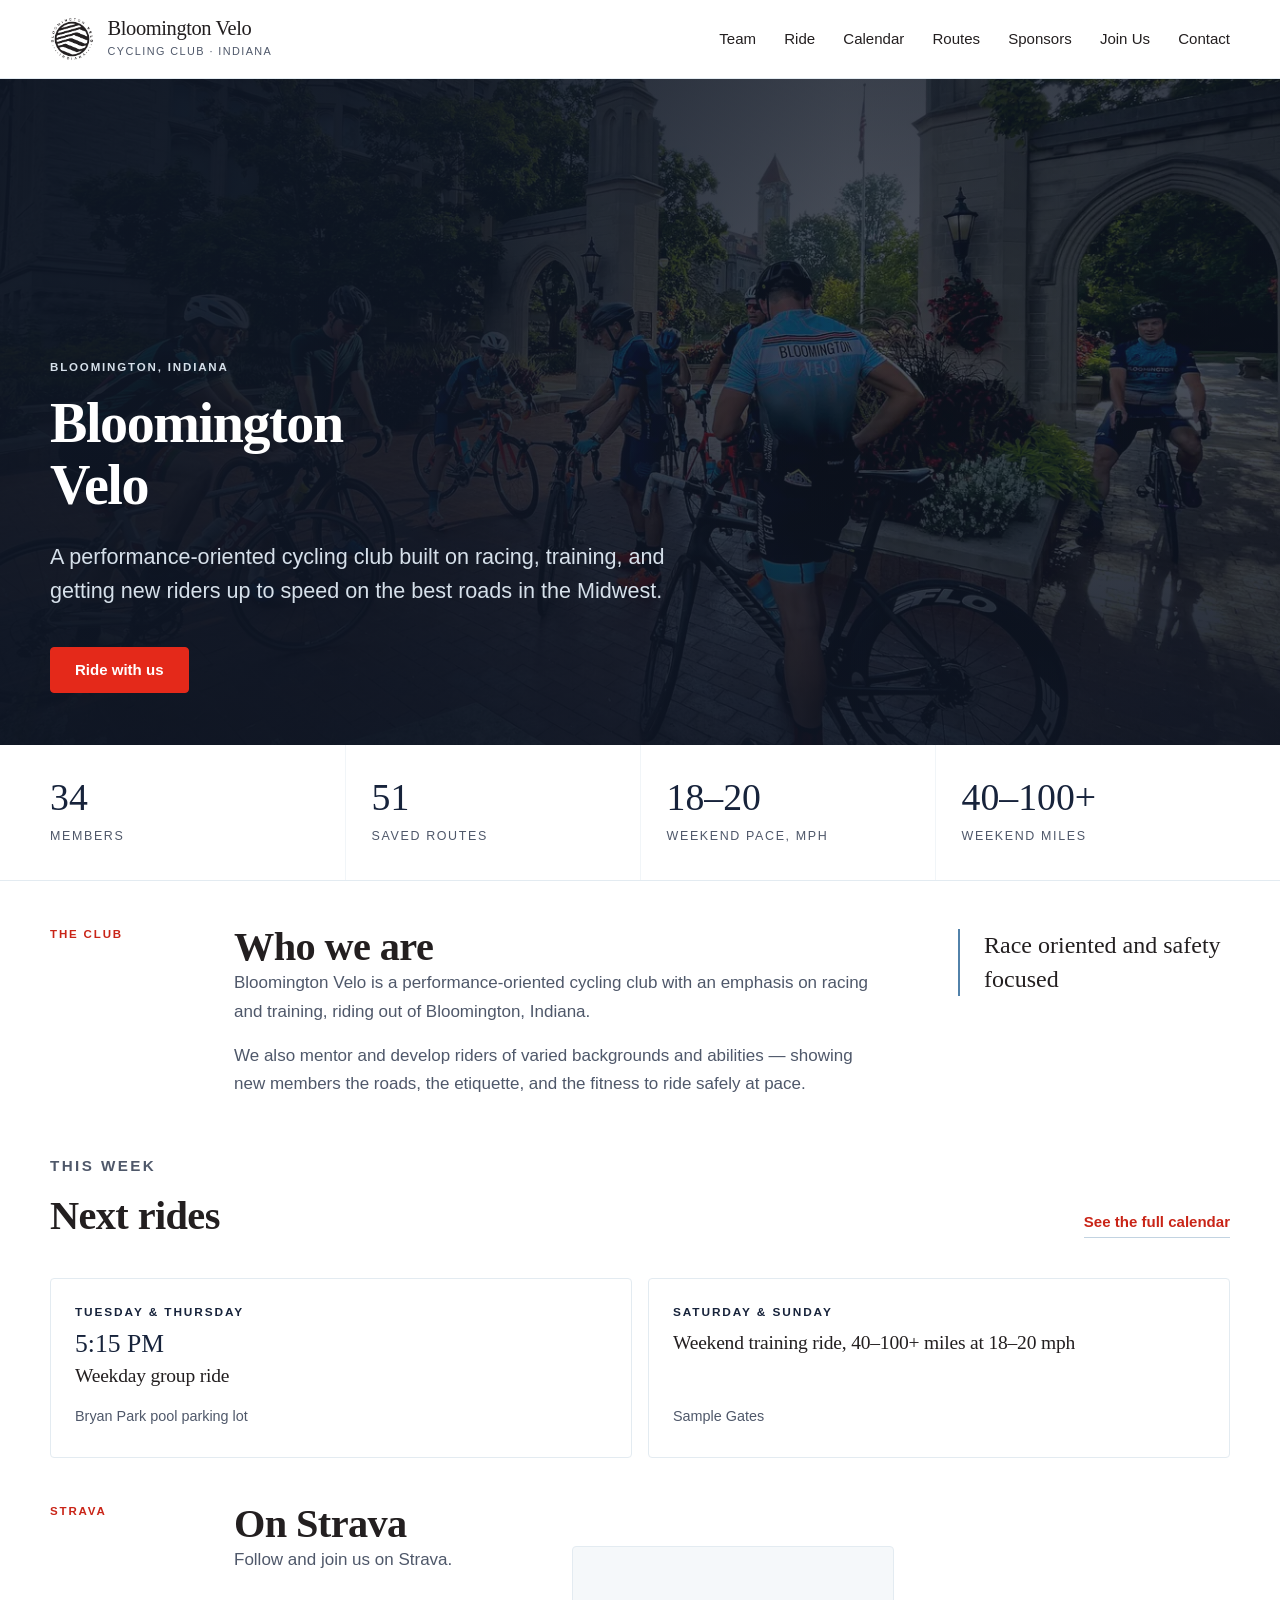
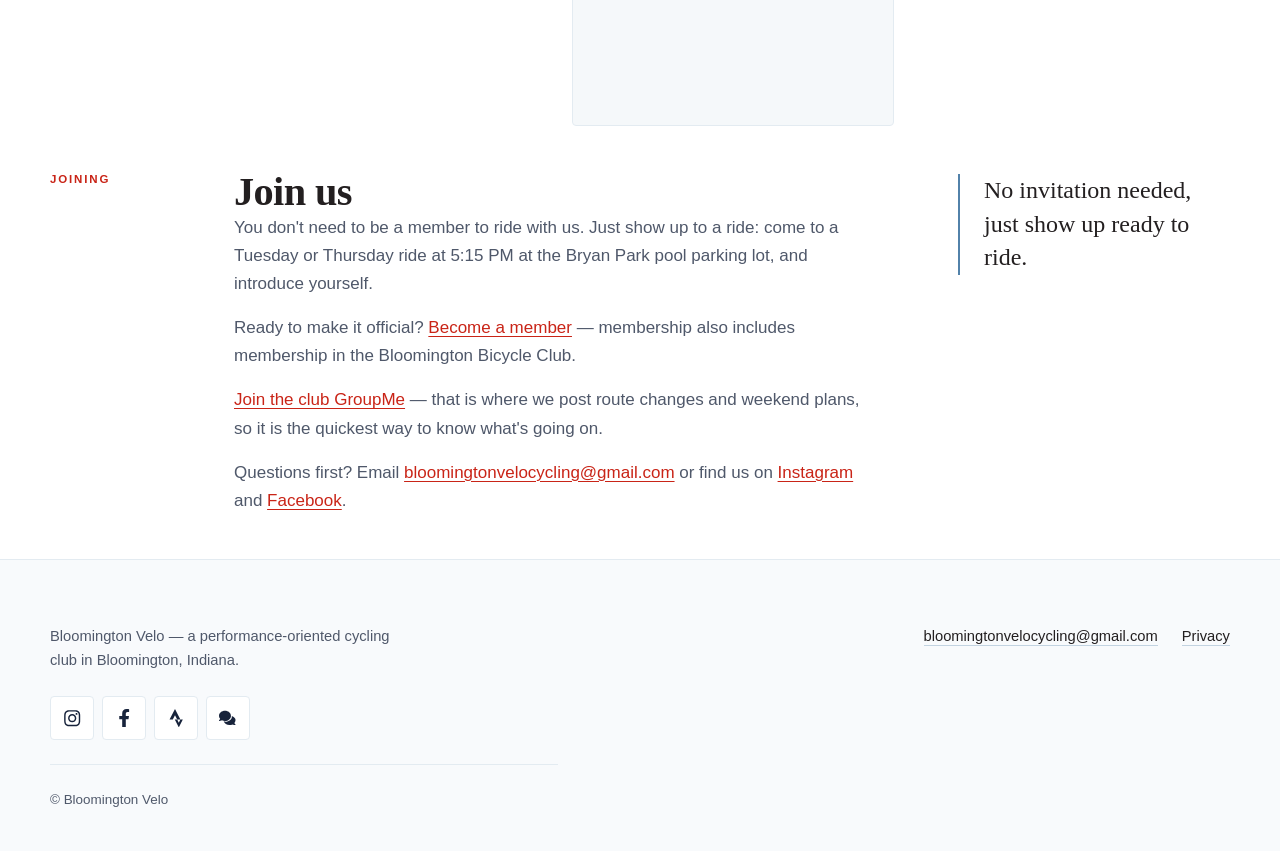
<file: index.html>
<!doctype html>
<html lang="en">
<head>
<meta charset="utf-8">
<meta name="viewport" content="width=device-width, initial-scale=1">
<title>Bloomington Velo | Cycling Club in Bloomington, Indiana</title>
<meta name="description" content="Bloomington Velo is a performance-oriented cycling club in Bloomington, Indiana. Racing, training, and rider development. Join our group rides.">
<link rel="canonical" href="https://bloomingtonvelo.org/">
<meta property="og:type" content="website">
<meta property="og:site_name" content="Bloomington Velo">
<meta property="og:title" content="Bloomington Velo | Cycling Club in Bloomington, Indiana">
<meta property="og:description" content="Bloomington Velo is a performance-oriented cycling club in Bloomington, Indiana. Racing, training, and rider development. Join our group rides.">
<meta property="og:url" content="https://bloomingtonvelo.org/">
<meta property="og:image" content="https://bloomingtonvelo.org/assets/img/og-default.jpg">
<meta name="twitter:card" content="summary_large_image">
<meta name="theme-color" content="#17233B">
<link rel="icon" href="/assets/img/favicon-32.png" sizes="32x32">
<link rel="apple-touch-icon" href="/assets/img/apple-touch-icon.png">
<link rel="manifest" href="/site.webmanifest">
<link rel="stylesheet" href="/assets/css/site.css">
<script>document.documentElement.classList.add('js-nav');</script>
</head>
<body>
<a class="skip-link" href="#main">Skip to content</a>

<header class="site-header">
  <div class="wrap site-header__inner">
    <a class="site-header__brand" href="/">
      <img src="/assets/img/logo.png" alt="" width="270" height="270" class="site-header__logo">
      <span>
        <span class="site-header__name">Bloomington Velo</span>
        <span class="site-header__tag">Cycling Club &middot; Indiana</span>
      </span>
    </a>
    <button class="nav-toggle" type="button" aria-expanded="false" aria-controls="site-nav">
      <span class="visually-hidden">Menu</span>
      <span class="nav-toggle__bars" aria-hidden="true"></span>
    </button>
    <nav class="site-nav" id="site-nav" aria-label="Main" data-open="false">
      <ul>
        <li><a href="/team/">Team</a></li>
        <li><a href="/ride/">Ride</a></li>
        <li><a href="/ride/calendar/">Calendar</a></li>
        <li><a href="/ride/routes/">Routes</a></li>
        <li><a href="/sponsors/">Sponsors</a></li>
        <li><a href="/join/">Join Us</a></li>
        <li><a href="/contact/">Contact</a></li>
      </ul>
    </nav>
  </div>
</header>

<main id="main" tabindex="-1">

<section class="hero hero--tall" aria-labelledby="hero-title">
  <div class="hero__media">
    <picture>
      <source type="image/webp" sizes="100vw" srcset="/assets/img/hero-800.webp 800w, /assets/img/hero-1200.webp 1200w, /assets/img/hero-1600.webp 1600w, /assets/img/hero-2400.webp 2400w">
      <img src="/assets/img/hero-1600.jpg" sizes="100vw" srcset="/assets/img/hero-800.jpg 800w, /assets/img/hero-1200.jpg 1200w, /assets/img/hero-1600.jpg 1600w, /assets/img/hero-2400.jpg 2400w" width="2400" height="1050" fetchpriority="high" decoding="async" alt="Bloomington Velo riders gathered at the Indiana University Sample Gates">
    </picture>
  </div>
  <div class="wrap">
    <p class="eyebrow">Bloomington, Indiana</p>
    <h1 id="hero-title">Bloomington Velo</h1>
    <p class="lede">A performance-oriented cycling club built on racing, training, and getting new riders up to speed on the best roads in the Midwest.</p>
    <p class="actions"><a class="btn btn--primary" href="/ride/">Ride with us</a></p>
  </div>
</section>

<div class="stats">
  <ul class="wrap">
    <li class="stat"><span class="stat__n">34</span><span class="stat__label">Members</span></li>
    <li class="stat"><span class="stat__n">51</span><span class="stat__label">Saved routes</span></li>
    <li class="stat"><span class="stat__n">18&ndash;20</span><span class="stat__label">Weekend pace, mph</span></li>
    <li class="stat"><span class="stat__n">40&ndash;100+</span><span class="stat__label">Weekend miles</span></li>
  </ul>
</div>

<section class="section" aria-labelledby="who-title">
  <div class="wrap split">
    <div class="split__head"><p class="eyebrow">The club</p></div>
    <div>
      <h2 id="who-title">Who we are</h2>
      <div class="prose">
        <p>Bloomington Velo is a performance-oriented cycling club with an emphasis on racing and training, riding out of Bloomington, Indiana.</p>
        <p>We also mentor and develop riders of varied backgrounds and abilities &mdash; showing new members the roads, the etiquette, and the fitness to ride safely at pace.</p>
      </div>
    </div>
    <p class="pull">Race oriented and safety focused</p>
  </div>
</section>

<section class="section" aria-labelledby="rides-heading">
  <div class="wrap">
    <div class="section__head">
      <div>
        <p class="eyebrow">This week</p>
        <h2 id="rides-heading">Next rides</h2>
      </div>
      <a class="link-arrow" href="/ride/calendar/">See the full calendar</a>
    </div>
    <div id="next-rides" data-source="static">
      <!-- ride__when is a <span>, not a <time>: "Tuesday & Thursday" is a
           recurring description with no single calendar date, so there is no
           valid datetime value to attach. renderAgenda() emits
           <time datetime="..."> only for real, dated calendar events; this
           static fallback intentionally does not. -->
      <ul class="rides">
        <li class="ride"><span class="ride__when">Tuesday &amp; Thursday</span><span class="ride__time">5:15 PM</span><span class="ride__title">Weekday group ride</span><span class="ride__place">Bryan Park pool parking lot</span></li>
        <li class="ride"><span class="ride__when">Saturday &amp; Sunday</span><span class="ride__title">Weekend training ride, 40&ndash;100+ miles at 18&ndash;20 mph</span><span class="ride__place">Sample Gates</span></li>
      </ul>
    </div>
  </div>
</section>

<section class="section" aria-labelledby="strava-heading">
  <div class="wrap split">
    <div class="split__head"><p class="eyebrow">Strava</p></div>
    <div>
      <h2 id="strava-heading">On Strava</h2>
      <div class="card-grid">
        <div class="prose">
          <p>Follow and join us on Strava.</p>
        </div>
        <div class="embed embed--strava">
          <iframe title="Bloomington Velo club on Strava" loading="lazy" allowtransparency frameborder="0" height="160" width="300" scrolling="no"
            src="https://www.strava.com/clubs/329602/latest-rides/ae47281f0af190641e17e6240c59a40c124d670c?show_rides=false"></iframe>
        </div>
      </div>
    </div>
  </div>
</section>

<section class="section" aria-labelledby="join-heading">
  <div class="wrap split">
    <div class="split__head"><p class="eyebrow">Joining</p></div>
    <div>
      <h2 id="join-heading">Join us</h2>
      <div class="prose">
        <p>You don't need to be a member to ride with us. Just show up to a ride: come to a Tuesday or Thursday ride at 5:15 PM at the Bryan Park pool parking lot, and introduce yourself.</p>
        <p>Ready to make it official? <a href="/join/">Become a member</a> &mdash; membership also includes membership in the Bloomington Bicycle Club.</p>
        <p><a href="https://groupme.com/join_group/40394360/clDtjgCN" target="_blank" rel="noopener noreferrer">Join the club GroupMe</a> &mdash; that is where we post route changes and weekend plans, so it is the quickest way to know what's going on.</p>
        <p>Questions first? Email <a href="mailto:bloomingtonvelocycling@gmail.com">bloomingtonvelocycling@gmail.com</a> or find us on <a href="https://www.instagram.com/bloomingtonvelo/" target="_blank" rel="noopener noreferrer">Instagram</a> and <a href="https://www.facebook.com/bloomingtonvelo/" target="_blank" rel="noopener noreferrer">Facebook</a>.</p>
      </div>
    </div>
    <p class="pull">No invitation needed, just show up ready to ride.</p>
  </div>
</section>

<script type="application/ld+json">
{
  "@context": "https://schema.org",
  "@type": "SportsClub",
  "name": "Bloomington Velo",
  "url": "https://bloomingtonvelo.org/",
  "logo": "https://bloomingtonvelo.org/assets/img/logo.png",
  "email": "bloomingtonvelocycling@gmail.com",
  "sport": "Cycling",
  "areaServed": { "@type": "City", "name": "Bloomington", "addressRegion": "IN", "addressCountry": "US" },
  "sameAs": ["https://www.instagram.com/bloomingtonvelo/", "https://www.facebook.com/bloomingtonvelo/", "https://www.strava.com/clubs/329602"]
}
</script>
</main>

<footer class="site-footer">
  <div class="wrap site-footer__inner">
    <div class="site-footer__brand">
      <p class="site-footer__tagline">Bloomington Velo &mdash; a performance-oriented cycling club in Bloomington, Indiana.</p>
      <!-- Icons are Font Awesome Free 6 (CC BY 4.0, fontawesome.com/license/free),
           inlined rather than loaded from the CDN — see the .social block in
           assets/css/site.css for why. GroupMe has no Font Awesome brand mark,
           so it uses the solid "comments" glyph with a hidden label. -->
      <ul class="social">
        <li><a href="https://www.instagram.com/bloomingtonvelo/" target="_blank" rel="noopener noreferrer">
          <svg class="social__icon" viewBox="0 0 448 512" aria-hidden="true" focusable="false"><path d="M224.1 141c-63.6 0-114.9 51.3-114.9 114.9s51.3 114.9 114.9 114.9S339 319.5 339 255.9 287.7 141 224.1 141zm0 189.6c-41.1 0-74.7-33.5-74.7-74.7s33.5-74.7 74.7-74.7 74.7 33.5 74.7 74.7-33.6 74.7-74.7 74.7zm146.4-194.3c0 14.9-12 26.8-26.8 26.8-14.9 0-26.8-12-26.8-26.8s12-26.8 26.8-26.8 26.8 12 26.8 26.8zm76.1 27.2c-1.7-35.9-9.9-67.7-36.2-93.9-26.2-26.2-58-34.4-93.9-36.2-37-2.1-147.9-2.1-184.9 0-35.8 1.7-67.6 9.9-93.9 36.1s-34.4 58-36.2 93.9c-2.1 37-2.1 147.9 0 184.9 1.7 35.9 9.9 67.7 36.2 93.9s58 34.4 93.9 36.2c37 2.1 147.9 2.1 184.9 0 35.9-1.7 67.7-9.9 93.9-36.2 26.2-26.2 34.4-58 36.2-93.9 2.1-37 2.1-147.8 0-184.8zM398.8 388c-7.8 19.6-22.9 34.7-42.6 42.6-29.5 11.7-99.5 9-132.1 9s-102.7 2.6-132.1-9c-19.6-7.8-34.7-22.9-42.6-42.6-11.7-29.5-9-99.5-9-132.1s-2.6-102.7 9-132.1c7.8-19.6 22.9-34.7 42.6-42.6 29.5-11.7 99.5-9 132.1-9s102.7-2.6 132.1 9c19.6 7.8 34.7 22.9 42.6 42.6 11.7 29.5 9 99.5 9 132.1s2.7 102.7-9 132.1z"/></svg>
          <span class="visually-hidden">Instagram</span></a></li>
        <li><a href="https://www.facebook.com/bloomingtonvelo/" target="_blank" rel="noopener noreferrer">
          <svg class="social__icon" viewBox="0 0 320 512" aria-hidden="true" focusable="false"><path d="M279.14 288l14.22-92.66h-88.91v-60.13c0-25.35 12.42-50.06 52.24-50.06h40.42V6.26S260.43 0 225.36 0c-73.22 0-121.08 44.38-121.08 124.72v70.62H22.89V288h81.39v224h100.17V288z"/></svg>
          <span class="visually-hidden">Facebook</span></a></li>
        <li><a href="https://www.strava.com/clubs/329602" target="_blank" rel="noopener noreferrer">
          <svg class="social__icon" viewBox="0 0 384 512" aria-hidden="true" focusable="false"><path d="M158.4 0L7 292h89.2l62.2-116.1L220.1 292h88.5zm150.2 292l-43.9 88.2-44.6-88.2h-67.6l112.2 220 111.5-220z"/></svg>
          <span class="visually-hidden">Strava</span></a></li>
        <li><a href="https://groupme.com/join_group/40394360/clDtjgCN" target="_blank" rel="noopener noreferrer">
          <svg class="social__icon" viewBox="0 0 640 512" aria-hidden="true" focusable="false"><path d="M416 176c0 97.2-93.1 176-208 176c-38.2 0-73.9-8.7-104.7-23.9c-7.5 4-16 7.9-25.2 11.4C59.8 348.5 34.6 352 16 352c-6.9 0-13.1-4.5-15.2-11.1s.2-13.8 5.8-17.9c.2-.2 .6-.4 1.1-.8c1-.8 2.5-2 4.3-3.7c3.6-3.3 8.5-8.1 13.3-14.3c5.5-7 10.7-15.4 14.2-24.7C14.7 250.3 0 214.6 0 176C0 78.8 93.1 0 208 0S416 78.8 416 176zM231.5 383C348.9 379.5 448 303.3 448 208c0-9.3-.9-18.4-2.7-27.2C519.8 205.6 576 260.5 576 320c0 38.6-14.7 74.3-39.6 103.4c3.5 9.4 8.7 17.7 14.2 24.7c4.8 6.2 9.7 11 13.3 14.3c1.8 1.6 3.3 2.9 4.3 3.7c.5 .4 .9 .7 1.1 .8c5.6 4.1 7.9 11.3 5.8 17.9c-2.1 6.6-8.3 11.1-15.2 11.1c-18.6 0-43.8-3.5-66.1-12.5c-9.2-3.7-17.8-7.5-25.2-11.4C440.9 487.3 405.2 496 367 496c-97.4 0-179.4-56.7-202.5-133z"/></svg>
          <span class="visually-hidden">GroupMe</span></a></li>
      </ul>
    </div>
    <ul class="site-footer__links">
      <li><a href="mailto:bloomingtonvelocycling@gmail.com">bloomingtonvelocycling@gmail.com</a></li>
      <li><a href="/privacy-policy/">Privacy</a></li>
    </ul>
    <p class="site-footer__legal">&copy; Bloomington Velo</p>
  </div>
</footer>

<script src="/assets/js/nav.js" defer></script>
<script type="module" src="/assets/js/rides-init.js"></script>
</body>
</html>
</file>
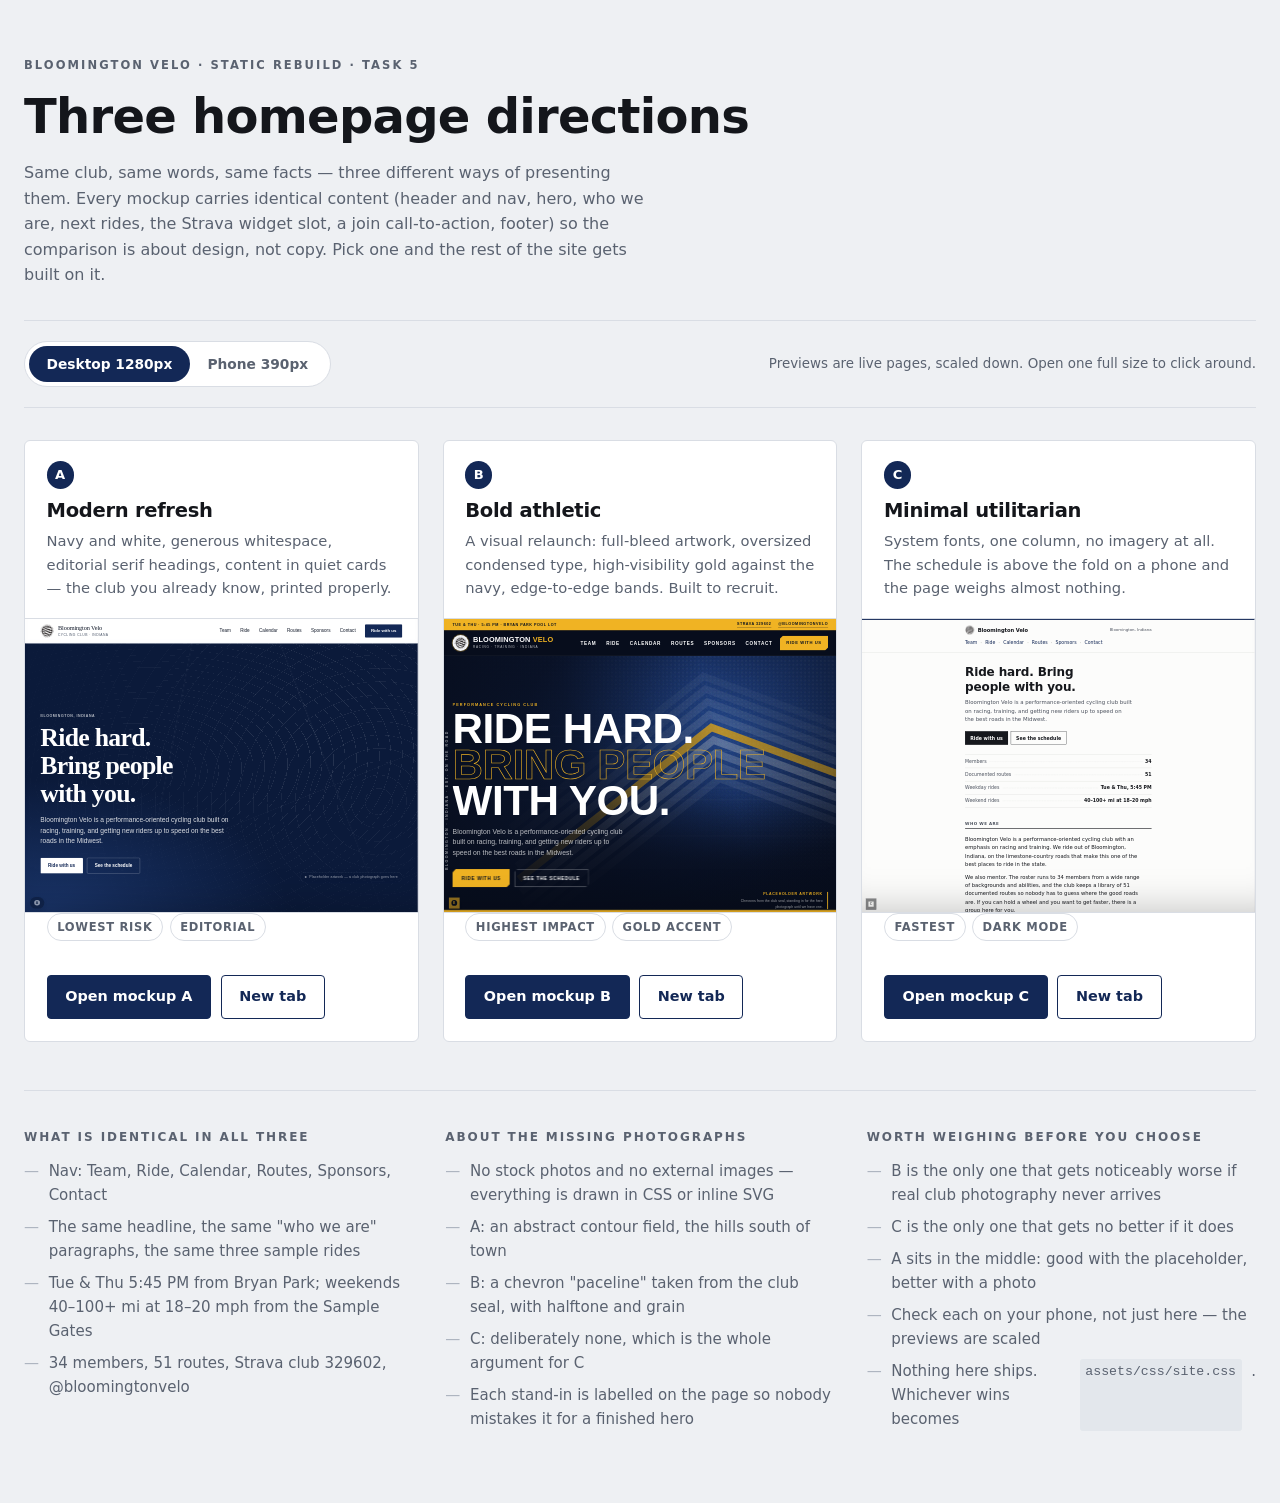
<file: _design/index.html>
<!doctype html>
<html lang="en">
<head>
<meta charset="utf-8">
<meta name="viewport" content="width=device-width, initial-scale=1">
<title>Homepage design directions | Bloomington Velo</title>
<meta name="description" content="Three homepage design directions for bloomingtonvelo.org, side by side: modern refresh, bold athletic, and minimal utilitarian.">
<script>
/* `npx serve` strips the .html extension, which can leave this page at
   /_design with no trailing slash — relative links would then resolve
   against the site root. Re-anchor them when that has happened. */
(function () {
  var path = location.pathname;
  var dir = path.replace(/[^/]*$/, '');
  var want = /\/_design$/.test(path) ? path + '/'
           : (dir.indexOf('/_design/') >= 0 ? dir.slice(0, dir.indexOf('/_design/') + 9) : dir);
  if (want !== dir) {
    var base = document.createElement('base');
    base.href = want;
    document.head.appendChild(base);
  }
})();
</script>
<style>
:root{
  --navy:#132856;
  --ink:#14161B;
  --soft:#5A6270;
  --bg:#EEF0F3;
  --card:#FFFFFF;
  --rule:#D9DDE4;
  --ui:"Segoe UI",-apple-system,BlinkMacSystemFont,system-ui,"Helvetica Neue",Arial,sans-serif;
  --mono:ui-monospace,"Cascadia Mono","Segoe UI Mono","SF Mono",Menlo,Consolas,monospace;
}
*,*::before,*::after{box-sizing:border-box}
body{
  margin:0;background:var(--bg);color:var(--ink);font-family:var(--ui);
  font-size:1rem;line-height:1.6;-webkit-font-smoothing:antialiased;
}
h1,h2,h3{margin:0;line-height:1.15;letter-spacing:-.015em}
p{margin:0}
ul{margin:0;padding:0;list-style:none}
a{color:var(--navy)}
:focus-visible{outline:3px solid var(--navy);outline-offset:3px;border-radius:2px}

.wrap{width:min(1400px,100% - 3rem);margin-inline:auto}

header.page{padding:3.5rem 0 2rem;border-bottom:1px solid var(--rule)}
.eyebrow{font-size:.72rem;font-weight:700;letter-spacing:.18em;text-transform:uppercase;color:var(--soft)}
header.page h1{font-size:clamp(1.9rem,1.4rem + 2vw,3rem);margin:.9rem 0 1rem}
header.page p{max-width:62ch;color:var(--soft)}

.toolbar{
  display:flex;flex-wrap:wrap;gap:1rem;align-items:center;justify-content:space-between;
  padding:1.25rem 0;position:sticky;top:0;background:var(--bg);z-index:5;border-bottom:1px solid var(--rule);
}
.seg{display:inline-flex;border:1px solid var(--rule);background:var(--card);border-radius:999px;padding:.25rem}
.seg button{
  font:inherit;font-size:.86rem;font-weight:600;border:0;background:transparent;color:var(--soft);
  padding:.45rem 1.1rem;border-radius:999px;cursor:pointer;
}
.seg button[aria-pressed="true"]{background:var(--navy);color:#fff}
.toolbar .hint{font-size:.84rem;color:var(--soft)}

.grid{display:grid;grid-template-columns:repeat(3,1fr);gap:1.5rem;padding:2rem 0 1rem}
.card{
  background:var(--card);border:1px solid var(--rule);border-radius:6px;overflow:hidden;
  display:flex;flex-direction:column;
}
.card-head{padding:1.25rem 1.35rem 1.1rem;border-bottom:1px solid var(--rule)}
.card-head .letter{
  display:inline-grid;place-items:center;width:1.7rem;height:1.7rem;border-radius:50%;
  background:var(--navy);color:#fff;font-size:.82rem;font-weight:700;margin-bottom:.7rem;
}
.card-head h2{font-size:1.22rem}
.card-head p{color:var(--soft);font-size:.92rem;margin-top:.45rem}

.frame{position:relative;overflow:hidden;background:#C9CED6;border-bottom:1px solid var(--rule);aspect-ratio:4/3}
.frame .stage{position:absolute;inset:0;overflow:hidden}
.frame.is-mobile .stage{
  inset:16px auto 0 50%;transform:translateX(-50%);width:222px;height:calc(100% - 16px);
  border:6px solid #2A2F38;border-bottom:0;border-radius:20px 20px 0 0;background:#fff;
}
.frame iframe{position:absolute;top:0;left:0;border:0;transform-origin:0 0;background:#fff}
.frame .shade{position:absolute;inset:0;pointer-events:none;box-shadow:inset 0 -40px 40px -40px rgba(0,0,0,.25)}

.card-foot{padding:1rem 1.35rem 1.35rem;margin-top:auto;display:flex;flex-wrap:wrap;gap:.6rem;align-items:center}
.btn{
  font-size:.9rem;font-weight:600;text-decoration:none;padding:.6rem 1.1rem;border-radius:4px;
  border:1px solid var(--navy);color:var(--navy);display:inline-block;
}
.btn:hover{background:var(--navy);color:#fff}
.btn-solid{background:var(--navy);color:#fff}
.btn-solid:hover{background:#1D3A73;border-color:#1D3A73}
.tags{display:flex;flex-wrap:wrap;gap:.4rem;padding:0 1.35rem 1.1rem}
.tag{font-size:.72rem;letter-spacing:.06em;text-transform:uppercase;font-weight:700;color:var(--soft);
  border:1px solid var(--rule);border-radius:999px;padding:.24rem .6rem}

.notes{padding:2.5rem 0 4rem;border-top:1px solid var(--rule);margin-top:2rem}
.notes-grid{display:grid;grid-template-columns:repeat(auto-fit,minmax(min(100%,18rem),1fr));gap:2rem}
.notes h3{font-size:.75rem;letter-spacing:.16em;text-transform:uppercase;color:var(--soft);margin-bottom:.9rem}
.notes li{display:flex;gap:.6rem;font-size:.94rem;color:var(--soft);margin-bottom:.5rem}
.notes li::before{content:"—";color:#AEB5C0;flex:none}
.notes code{font-family:var(--mono);font-size:.88em;background:#E3E7EC;padding:.1rem .35rem;border-radius:3px}

@media (max-width:1080px){
  .grid{grid-template-columns:1fr;gap:1.25rem}
  .frame{aspect-ratio:16/10}
}
@media (max-width:560px){
  .wrap{width:min(1400px,100% - 1.75rem)}
  .toolbar{position:static}
}
</style>
</head>
<body>
<div class="wrap">

  <header class="page">
    <p class="eyebrow">Bloomington Velo · Static rebuild · Task 5</p>
    <h1>Three homepage directions</h1>
    <p>Same club, same words, same facts — three different ways of presenting them. Every mockup carries identical content (header and nav, hero, who we are, next rides, the Strava widget slot, a join call-to-action, footer) so the comparison is about design, not copy. Pick one and the rest of the site gets built on it.</p>
  </header>

  <div class="toolbar">
    <div class="seg" role="group" aria-label="Preview width">
      <button type="button" data-mode="desktop" aria-pressed="true">Desktop 1280px</button>
      <button type="button" data-mode="mobile" aria-pressed="false">Phone 390px</button>
    </div>
    <p class="hint">Previews are live pages, scaled down. Open one full size to click around.</p>
  </div>

  <div class="grid">

    <article class="card">
      <div class="card-head">
        <span class="letter" aria-hidden="true">A</span>
        <h2>Modern refresh</h2>
        <p>Navy and white, generous whitespace, editorial serif headings, content in quiet cards — the club you already know, printed properly.</p>
      </div>
      <div class="frame" data-src="mockup-a.html">
        <div class="stage"><iframe title="Preview of mockup A, modern refresh" loading="lazy" scrolling="no" tabindex="-1"></iframe></div>
        <div class="shade"></div>
      </div>
      <div class="tags">
        <span class="tag">Lowest risk</span><span class="tag">Editorial</span>
      </div>
      <div class="card-foot">
        <a class="btn btn-solid" href="mockup-a.html">Open mockup A</a>
        <a class="btn" href="mockup-a.html" target="_blank" rel="noopener">New tab</a>
      </div>
    </article>

    <article class="card">
      <div class="card-head">
        <span class="letter" aria-hidden="true">B</span>
        <h2>Bold athletic</h2>
        <p>A visual relaunch: full-bleed artwork, oversized condensed type, high-visibility gold against the navy, edge-to-edge bands. Built to recruit.</p>
      </div>
      <div class="frame" data-src="mockup-b.html">
        <div class="stage"><iframe title="Preview of mockup B, bold athletic" loading="lazy" scrolling="no" tabindex="-1"></iframe></div>
        <div class="shade"></div>
      </div>
      <div class="tags">
        <span class="tag">Highest impact</span><span class="tag">Gold accent</span>
      </div>
      <div class="card-foot">
        <a class="btn btn-solid" href="mockup-b.html">Open mockup B</a>
        <a class="btn" href="mockup-b.html" target="_blank" rel="noopener">New tab</a>
      </div>
    </article>

    <article class="card">
      <div class="card-head">
        <span class="letter" aria-hidden="true">C</span>
        <h2>Minimal utilitarian</h2>
        <p>System fonts, one column, no imagery at all. The schedule is above the fold on a phone and the page weighs almost nothing.</p>
      </div>
      <div class="frame" data-src="mockup-c.html">
        <div class="stage"><iframe title="Preview of mockup C, minimal utilitarian" loading="lazy" scrolling="no" tabindex="-1"></iframe></div>
        <div class="shade"></div>
      </div>
      <div class="tags">
        <span class="tag">Fastest</span><span class="tag">Dark mode</span>
      </div>
      <div class="card-foot">
        <a class="btn btn-solid" href="mockup-c.html">Open mockup C</a>
        <a class="btn" href="mockup-c.html" target="_blank" rel="noopener">New tab</a>
      </div>
    </article>

  </div>

  <section class="notes">
    <div class="notes-grid">
      <div>
        <h3>What is identical in all three</h3>
        <ul>
          <li>Nav: Team, Ride, Calendar, Routes, Sponsors, Contact</li>
          <li>The same headline, the same "who we are" paragraphs, the same three sample rides</li>
          <li>Tue &amp; Thu 5:45 PM from Bryan Park; weekends 40–100+ mi at 18–20 mph from the Sample Gates</li>
          <li>34 members, 51 routes, Strava club 329602, @bloomingtonvelo</li>
        </ul>
      </div>
      <div>
        <h3>About the missing photographs</h3>
        <ul>
          <li>No stock photos and no external images — everything is drawn in CSS or inline SVG</li>
          <li>A: an abstract contour field, the hills south of town</li>
          <li>B: a chevron "paceline" taken from the club seal, with halftone and grain</li>
          <li>C: deliberately none, which is the whole argument for C</li>
          <li>Each stand-in is labelled on the page so nobody mistakes it for a finished hero</li>
        </ul>
      </div>
      <div>
        <h3>Worth weighing before you choose</h3>
        <ul>
          <li>B is the only one that gets noticeably worse if real club photography never arrives</li>
          <li>C is the only one that gets no better if it does</li>
          <li>A sits in the middle: good with the placeholder, better with a photo</li>
          <li>Check each on your phone, not just here — the previews are scaled</li>
          <li>Nothing here ships. Whichever wins becomes <code>assets/css/site.css</code>.</li>
        </ul>
      </div>
    </div>
  </section>

</div>

<script>
(function () {
  var MODES = {
    desktop: { w: 1280, h: 960 },
    mobile:  { w: 390,  h: 800 }
  };
  var frames = Array.prototype.slice.call(document.querySelectorAll('.frame'));
  var mode = 'desktop';

  frames.forEach(function (f) {
    f.querySelector('iframe').src = f.getAttribute('data-src');
  });

  function layout() {
    var m = MODES[mode];
    frames.forEach(function (f) {
      var stage = f.querySelector('.stage');
      var iframe = f.querySelector('iframe');
      f.classList.toggle('is-mobile', mode === 'mobile');
      var box = stage.getBoundingClientRect();
      if (!box.width) return;
      var scale = box.width / m.w;
      iframe.style.width = m.w + 'px';
      iframe.style.height = Math.max(m.h, box.height / scale) + 'px';
      iframe.style.transform = 'scale(' + scale + ')';
    });
  }

  document.querySelectorAll('.seg button').forEach(function (btn) {
    btn.addEventListener('click', function () {
      mode = btn.getAttribute('data-mode');
      document.querySelectorAll('.seg button').forEach(function (b) {
        b.setAttribute('aria-pressed', String(b === btn));
      });
      layout();
    });
  });

  window.addEventListener('resize', layout);
  window.addEventListener('load', layout);
  layout();
})();
</script>
</body>
</html>
</file>
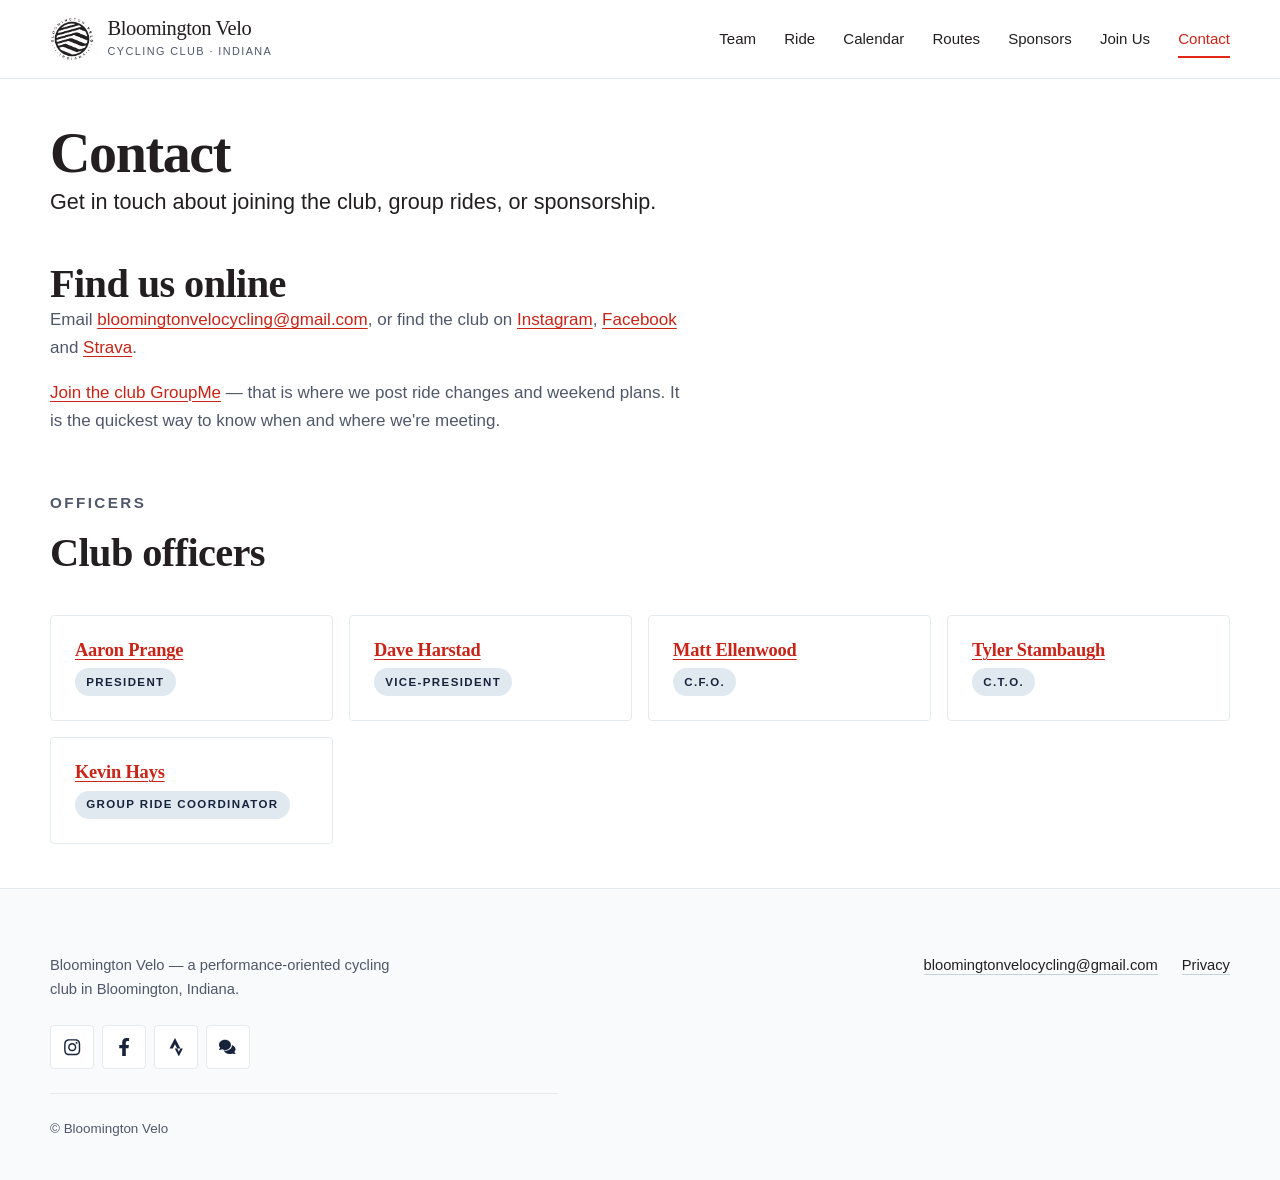
<file: contact/index.html>
<!doctype html>
<html lang="en">
<head>
<meta charset="utf-8">
<meta name="viewport" content="width=device-width, initial-scale=1">
<title>Contact | Bloomington Velo</title>
<meta name="description" content="Get in touch with Bloomington Velo. Contact our officers about joining the club, group rides, or sponsorship in Bloomington, Indiana.">
<link rel="canonical" href="https://bloomingtonvelo.org/contact/">
<meta property="og:type" content="website">
<meta property="og:site_name" content="Bloomington Velo">
<meta property="og:title" content="Contact | Bloomington Velo">
<meta property="og:description" content="Get in touch with Bloomington Velo. Contact our officers about joining the club, group rides, or sponsorship in Bloomington, Indiana.">
<meta property="og:url" content="https://bloomingtonvelo.org/contact/">
<meta property="og:image" content="https://bloomingtonvelo.org/assets/img/og-default.jpg">
<meta name="twitter:card" content="summary_large_image">
<meta name="theme-color" content="#17233B">
<link rel="icon" href="/assets/img/favicon-32.png" sizes="32x32">
<link rel="apple-touch-icon" href="/assets/img/apple-touch-icon.png">
<link rel="manifest" href="/site.webmanifest">
<link rel="stylesheet" href="/assets/css/site.css">
<script>document.documentElement.classList.add('js-nav');</script>
</head>
<body>
<a class="skip-link" href="#main">Skip to content</a>

<header class="site-header">
  <div class="wrap site-header__inner">
    <a class="site-header__brand" href="/">
      <img src="/assets/img/logo.png" alt="" width="270" height="270" class="site-header__logo">
      <span>
        <span class="site-header__name">Bloomington Velo</span>
        <span class="site-header__tag">Cycling Club &middot; Indiana</span>
      </span>
    </a>
    <button class="nav-toggle" type="button" aria-expanded="false" aria-controls="site-nav">
      <span class="visually-hidden">Menu</span>
      <span class="nav-toggle__bars" aria-hidden="true"></span>
    </button>
    <nav class="site-nav" id="site-nav" aria-label="Main" data-open="false">
      <ul>
        <li><a href="/team/">Team</a></li>
        <li><a href="/ride/">Ride</a></li>
        <li><a href="/ride/calendar/">Calendar</a></li>
        <li><a href="/ride/routes/">Routes</a></li>
        <li><a href="/sponsors/">Sponsors</a></li>
        <li><a href="/join/">Join Us</a></li>
        <li><a href="/contact/" aria-current="page">Contact</a></li>
      </ul>
    </nav>
  </div>
</header>

<main id="main" tabindex="-1">
<section class="section">
  <div class="wrap">
    <h1>Contact</h1>
    <p class="lede">Get in touch about joining the club, group rides, or sponsorship.</p>
 </div>
</section>



<section class="section" aria-labelledby="elsewhere-heading">
  <div class="wrap">
    <div>
      <h2 id="elsewhere-heading">Find us online</h2>
      <div class="prose">
        <p>Email <a href="mailto:bloomingtonvelocycling@gmail.com">bloomingtonvelocycling@gmail.com</a>, or find the club on <a href="https://www.instagram.com/bloomingtonvelo/" target="_blank" rel="noopener noreferrer">Instagram</a>, <a href="https://www.facebook.com/bloomingtonvelo/" target="_blank" rel="noopener noreferrer">Facebook</a> and <a href="https://www.strava.com/clubs/329602" target="_blank" rel="noopener noreferrer">Strava</a>.</p>
        <p><a href="https://groupme.com/join_group/40394360/clDtjgCN" target="_blank" rel="noopener noreferrer">Join the club GroupMe</a> &mdash; that is where we post ride changes and weekend plans. It is the quickest way to know when and where we're meeting.</p>
      </div>
    </div>
 </div>
</section>

<section class="section" aria-labelledby="officers-heading">
  <div class="wrap">
    <div class="section__head">
      <div>
        <p class="eyebrow">Officers</p>
        <h2 id="officers-heading">Club officers</h2>
      </div>
    </div>
    <ul class="card-grid">
      <li class="roster-card">
        <h3 class="roster-card__name"><a href="mailto:bloomingtonvelocycling@gmail.com">Aaron Prange</a></h3>
        <p class="roster-card__role">President</p>
      </li>
      <li class="roster-card">
        <h3 class="roster-card__name"><a href="mailto:bloomingtonvelocycling@gmail.com">Dave Harstad</a></h3>
        <p class="roster-card__role">Vice-President</p>
      </li>
      <li class="roster-card">
        <h3 class="roster-card__name"><a href="mailto:bloomingtonvelocycling@gmail.com">Matt Ellenwood</a></h3>
        <p class="roster-card__role">C.F.O.</p>
      </li>
      <li class="roster-card">
        <h3 class="roster-card__name"><a href="mailto:bloomingtonvelocycling@gmail.com">Tyler Stambaugh</a></h3>
        <p class="roster-card__role">C.T.O.</p>
      </li>
      <li class="roster-card">
        <h3 class="roster-card__name"><a href="mailto:bloomingtonvelocycling@gmail.com">Kevin Hays</a></h3>
        <p class="roster-card__role">Group Ride Coordinator</p>
      </li>
    </ul>
  </div>
</section>

<script type="application/ld+json">
{
  "@context": "https://schema.org",
  "@type": "SportsClub",
  "name": "Bloomington Velo",
  "url": "https://bloomingtonvelo.org/",
  "logo": "https://bloomingtonvelo.org/assets/img/logo.png",
  "email": "bloomingtonvelocycling@gmail.com",
  "sport": "Cycling",
  "areaServed": { "@type": "City", "name": "Bloomington", "addressRegion": "IN", "addressCountry": "US" },
  "sameAs": ["https://www.instagram.com/bloomingtonvelo/", "https://www.facebook.com/bloomingtonvelo/", "https://www.strava.com/clubs/329602"]
}
</script>
</main>

<footer class="site-footer">
  <div class="wrap site-footer__inner">
    <div class="site-footer__brand">
      <p class="site-footer__tagline">Bloomington Velo &mdash; a performance-oriented cycling club in Bloomington, Indiana.</p>
      <!-- Icons are Font Awesome Free 6 (CC BY 4.0, fontawesome.com/license/free),
           inlined rather than loaded from the CDN — see the .social block in
           assets/css/site.css for why. GroupMe has no Font Awesome brand mark,
           so it uses the solid "comments" glyph with a hidden label. -->
      <ul class="social">
        <li><a href="https://www.instagram.com/bloomingtonvelo/" target="_blank" rel="noopener noreferrer">
          <svg class="social__icon" viewBox="0 0 448 512" aria-hidden="true" focusable="false"><path d="M224.1 141c-63.6 0-114.9 51.3-114.9 114.9s51.3 114.9 114.9 114.9S339 319.5 339 255.9 287.7 141 224.1 141zm0 189.6c-41.1 0-74.7-33.5-74.7-74.7s33.5-74.7 74.7-74.7 74.7 33.5 74.7 74.7-33.6 74.7-74.7 74.7zm146.4-194.3c0 14.9-12 26.8-26.8 26.8-14.9 0-26.8-12-26.8-26.8s12-26.8 26.8-26.8 26.8 12 26.8 26.8zm76.1 27.2c-1.7-35.9-9.9-67.7-36.2-93.9-26.2-26.2-58-34.4-93.9-36.2-37-2.1-147.9-2.1-184.9 0-35.8 1.7-67.6 9.9-93.9 36.1s-34.4 58-36.2 93.9c-2.1 37-2.1 147.9 0 184.9 1.7 35.9 9.9 67.7 36.2 93.9s58 34.4 93.9 36.2c37 2.1 147.9 2.1 184.9 0 35.9-1.7 67.7-9.9 93.9-36.2 26.2-26.2 34.4-58 36.2-93.9 2.1-37 2.1-147.8 0-184.8zM398.8 388c-7.8 19.6-22.9 34.7-42.6 42.6-29.5 11.7-99.5 9-132.1 9s-102.7 2.6-132.1-9c-19.6-7.8-34.7-22.9-42.6-42.6-11.7-29.5-9-99.5-9-132.1s-2.6-102.7 9-132.1c7.8-19.6 22.9-34.7 42.6-42.6 29.5-11.7 99.5-9 132.1-9s102.7-2.6 132.1 9c19.6 7.8 34.7 22.9 42.6 42.6 11.7 29.5 9 99.5 9 132.1s2.7 102.7-9 132.1z"/></svg>
          <span class="visually-hidden">Instagram</span></a></li>
        <li><a href="https://www.facebook.com/bloomingtonvelo/" target="_blank" rel="noopener noreferrer">
          <svg class="social__icon" viewBox="0 0 320 512" aria-hidden="true" focusable="false"><path d="M279.14 288l14.22-92.66h-88.91v-60.13c0-25.35 12.42-50.06 52.24-50.06h40.42V6.26S260.43 0 225.36 0c-73.22 0-121.08 44.38-121.08 124.72v70.62H22.89V288h81.39v224h100.17V288z"/></svg>
          <span class="visually-hidden">Facebook</span></a></li>
        <li><a href="https://www.strava.com/clubs/329602" target="_blank" rel="noopener noreferrer">
          <svg class="social__icon" viewBox="0 0 384 512" aria-hidden="true" focusable="false"><path d="M158.4 0L7 292h89.2l62.2-116.1L220.1 292h88.5zm150.2 292l-43.9 88.2-44.6-88.2h-67.6l112.2 220 111.5-220z"/></svg>
          <span class="visually-hidden">Strava</span></a></li>
        <li><a href="https://groupme.com/join_group/40394360/clDtjgCN" target="_blank" rel="noopener noreferrer">
          <svg class="social__icon" viewBox="0 0 640 512" aria-hidden="true" focusable="false"><path d="M416 176c0 97.2-93.1 176-208 176c-38.2 0-73.9-8.7-104.7-23.9c-7.5 4-16 7.9-25.2 11.4C59.8 348.5 34.6 352 16 352c-6.9 0-13.1-4.5-15.2-11.1s.2-13.8 5.8-17.9c.2-.2 .6-.4 1.1-.8c1-.8 2.5-2 4.3-3.7c3.6-3.3 8.5-8.1 13.3-14.3c5.5-7 10.7-15.4 14.2-24.7C14.7 250.3 0 214.6 0 176C0 78.8 93.1 0 208 0S416 78.8 416 176zM231.5 383C348.9 379.5 448 303.3 448 208c0-9.3-.9-18.4-2.7-27.2C519.8 205.6 576 260.5 576 320c0 38.6-14.7 74.3-39.6 103.4c3.5 9.4 8.7 17.7 14.2 24.7c4.8 6.2 9.7 11 13.3 14.3c1.8 1.6 3.3 2.9 4.3 3.7c.5 .4 .9 .7 1.1 .8c5.6 4.1 7.9 11.3 5.8 17.9c-2.1 6.6-8.3 11.1-15.2 11.1c-18.6 0-43.8-3.5-66.1-12.5c-9.2-3.7-17.8-7.5-25.2-11.4C440.9 487.3 405.2 496 367 496c-97.4 0-179.4-56.7-202.5-133z"/></svg>
          <span class="visually-hidden">GroupMe</span></a></li>
      </ul>
    </div>
    <ul class="site-footer__links">
      <li><a href="mailto:bloomingtonvelocycling@gmail.com">bloomingtonvelocycling@gmail.com</a></li>
      <li><a href="/privacy-policy/">Privacy</a></li>
    </ul>
    <p class="site-footer__legal">&copy; Bloomington Velo</p>
  </div>
</footer>

<script src="/assets/js/nav.js" defer></script>
</body>
</html>
</file>
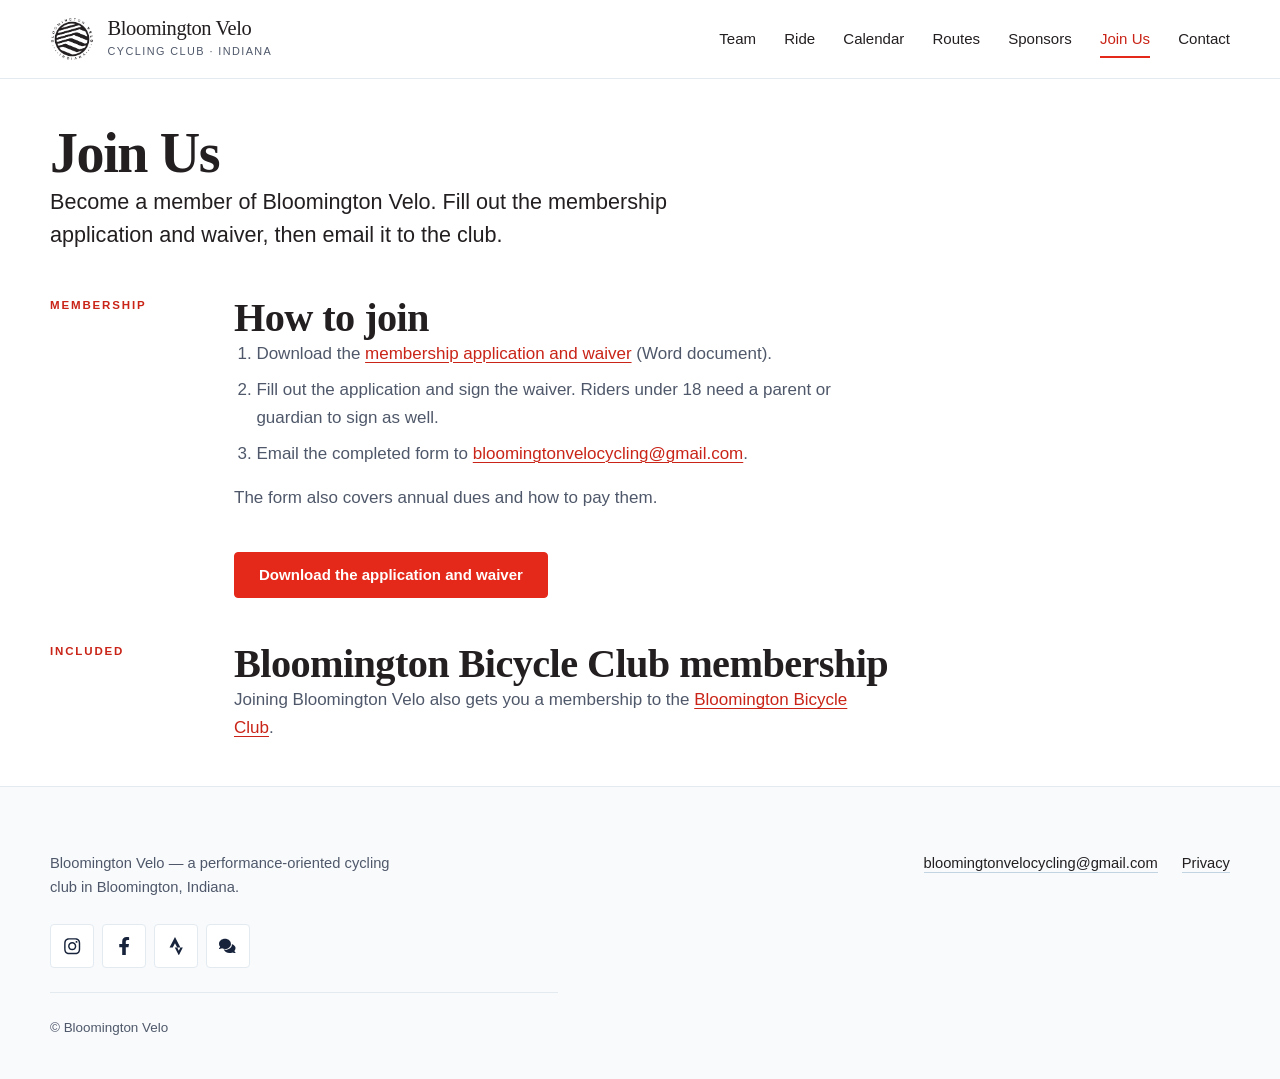
<file: join/index.html>
<!doctype html>
<html lang="en">
<head>
<meta charset="utf-8">
<meta name="viewport" content="width=device-width, initial-scale=1">
<title>Join Us | Bloomington Velo</title>
<meta name="description" content="Join Bloomington Velo: download the membership application and waiver, fill it out and email it to the club. Membership includes the Bloomington Bicycle Club.">
<link rel="canonical" href="https://bloomingtonvelo.org/join/">
<meta property="og:type" content="website">
<meta property="og:site_name" content="Bloomington Velo">
<meta property="og:title" content="Join Us | Bloomington Velo">
<meta property="og:description" content="Join Bloomington Velo: download the membership application and waiver, fill it out and email it to the club. Membership includes the Bloomington Bicycle Club.">
<meta property="og:url" content="https://bloomingtonvelo.org/join/">
<meta property="og:image" content="https://bloomingtonvelo.org/assets/img/og-default.jpg">
<meta name="twitter:card" content="summary_large_image">
<meta name="theme-color" content="#17233B">
<link rel="icon" href="/assets/img/favicon-32.png" sizes="32x32">
<link rel="apple-touch-icon" href="/assets/img/apple-touch-icon.png">
<link rel="manifest" href="/site.webmanifest">
<link rel="stylesheet" href="/assets/css/site.css">
<script>document.documentElement.classList.add('js-nav');</script>
</head>
<body>
<a class="skip-link" href="#main">Skip to content</a>

<header class="site-header">
  <div class="wrap site-header__inner">
    <a class="site-header__brand" href="/">
      <img src="/assets/img/logo.png" alt="" width="270" height="270" class="site-header__logo">
      <span>
        <span class="site-header__name">Bloomington Velo</span>
        <span class="site-header__tag">Cycling Club &middot; Indiana</span>
      </span>
    </a>
    <button class="nav-toggle" type="button" aria-expanded="false" aria-controls="site-nav">
      <span class="visually-hidden">Menu</span>
      <span class="nav-toggle__bars" aria-hidden="true"></span>
    </button>
    <nav class="site-nav" id="site-nav" aria-label="Main" data-open="false">
      <ul>
        <li><a href="/team/">Team</a></li>
        <li><a href="/ride/">Ride</a></li>
        <li><a href="/ride/calendar/">Calendar</a></li>
        <li><a href="/ride/routes/">Routes</a></li>
        <li><a href="/sponsors/">Sponsors</a></li>
        <li><a href="/join/" aria-current="page">Join Us</a></li>
        <li><a href="/contact/">Contact</a></li>
      </ul>
    </nav>
  </div>
</header>

<main id="main" tabindex="-1">
<section class="section">
  <div class="wrap">
    <h1>Join Us</h1>
    <p class="lede">Become a member of Bloomington Velo. Fill out the membership application and waiver, then email it to the club.</p>
  </div>
</section>

<section class="section" aria-labelledby="apply-heading">
  <div class="wrap split">
    <div class="split__head"><p class="eyebrow">Membership</p></div>
    <div>
      <h2 id="apply-heading">How to join</h2>
      <div class="prose">
        <ol>
          <li>Download the <a href="/assets/docs/Bloomington_VELO_Application_Waiver.docx" download>membership application and waiver</a> (Word document).</li>
          <li>Fill out the application and sign the waiver. Riders under 18 need a parent or guardian to sign as well.</li>
          <li>Email the completed form to <a href="mailto:bloomingtonvelocycling@gmail.com?subject=Bloomington%20Velo%20membership%20application">bloomingtonvelocycling@gmail.com</a>.</li>
        </ol>
        <p>The form also covers annual dues and how to pay them.</p>
      </div>
      <p class="actions"><a class="btn btn--primary" href="/assets/docs/Bloomington_VELO_Application_Waiver.docx" download>Download the application and waiver</a></p>
    </div>
  </div>
</section>

<section class="section" aria-labelledby="bbc-heading">
  <div class="wrap split">
    <div class="split__head"><p class="eyebrow">Included</p></div>
    <div>
      <h2 id="bbc-heading">Bloomington Bicycle Club membership</h2>
      <div class="prose">
        <p>Joining Bloomington Velo also gets you a membership to the <a href="https://www.bloomingtonbicycleclub.org/" target="_blank" rel="noopener noreferrer">Bloomington Bicycle Club</a>.</p>
      </div>
    </div>
  </div>
</section>
</main>

<footer class="site-footer">
  <div class="wrap site-footer__inner">
    <div class="site-footer__brand">
      <p class="site-footer__tagline">Bloomington Velo &mdash; a performance-oriented cycling club in Bloomington, Indiana.</p>
      <!-- Icons are Font Awesome Free 6 (CC BY 4.0, fontawesome.com/license/free),
           inlined rather than loaded from the CDN — see the .social block in
           assets/css/site.css for why. GroupMe has no Font Awesome brand mark,
           so it uses the solid "comments" glyph with a hidden label. -->
      <ul class="social">
        <li><a href="https://www.instagram.com/bloomingtonvelo/" target="_blank" rel="noopener noreferrer">
          <svg class="social__icon" viewBox="0 0 448 512" aria-hidden="true" focusable="false"><path d="M224.1 141c-63.6 0-114.9 51.3-114.9 114.9s51.3 114.9 114.9 114.9S339 319.5 339 255.9 287.7 141 224.1 141zm0 189.6c-41.1 0-74.7-33.5-74.7-74.7s33.5-74.7 74.7-74.7 74.7 33.5 74.7 74.7-33.6 74.7-74.7 74.7zm146.4-194.3c0 14.9-12 26.8-26.8 26.8-14.9 0-26.8-12-26.8-26.8s12-26.8 26.8-26.8 26.8 12 26.8 26.8zm76.1 27.2c-1.7-35.9-9.9-67.7-36.2-93.9-26.2-26.2-58-34.4-93.9-36.2-37-2.1-147.9-2.1-184.9 0-35.8 1.7-67.6 9.9-93.9 36.1s-34.4 58-36.2 93.9c-2.1 37-2.1 147.9 0 184.9 1.7 35.9 9.9 67.7 36.2 93.9s58 34.4 93.9 36.2c37 2.1 147.9 2.1 184.9 0 35.9-1.7 67.7-9.9 93.9-36.2 26.2-26.2 34.4-58 36.2-93.9 2.1-37 2.1-147.8 0-184.8zM398.8 388c-7.8 19.6-22.9 34.7-42.6 42.6-29.5 11.7-99.5 9-132.1 9s-102.7 2.6-132.1-9c-19.6-7.8-34.7-22.9-42.6-42.6-11.7-29.5-9-99.5-9-132.1s-2.6-102.7 9-132.1c7.8-19.6 22.9-34.7 42.6-42.6 29.5-11.7 99.5-9 132.1-9s102.7-2.6 132.1 9c19.6 7.8 34.7 22.9 42.6 42.6 11.7 29.5 9 99.5 9 132.1s2.7 102.7-9 132.1z"/></svg>
          <span class="visually-hidden">Instagram</span></a></li>
        <li><a href="https://www.facebook.com/bloomingtonvelo/" target="_blank" rel="noopener noreferrer">
          <svg class="social__icon" viewBox="0 0 320 512" aria-hidden="true" focusable="false"><path d="M279.14 288l14.22-92.66h-88.91v-60.13c0-25.35 12.42-50.06 52.24-50.06h40.42V6.26S260.43 0 225.36 0c-73.22 0-121.08 44.38-121.08 124.72v70.62H22.89V288h81.39v224h100.17V288z"/></svg>
          <span class="visually-hidden">Facebook</span></a></li>
        <li><a href="https://www.strava.com/clubs/329602" target="_blank" rel="noopener noreferrer">
          <svg class="social__icon" viewBox="0 0 384 512" aria-hidden="true" focusable="false"><path d="M158.4 0L7 292h89.2l62.2-116.1L220.1 292h88.5zm150.2 292l-43.9 88.2-44.6-88.2h-67.6l112.2 220 111.5-220z"/></svg>
          <span class="visually-hidden">Strava</span></a></li>
        <li><a href="https://groupme.com/join_group/40394360/clDtjgCN" target="_blank" rel="noopener noreferrer">
          <svg class="social__icon" viewBox="0 0 640 512" aria-hidden="true" focusable="false"><path d="M416 176c0 97.2-93.1 176-208 176c-38.2 0-73.9-8.7-104.7-23.9c-7.5 4-16 7.9-25.2 11.4C59.8 348.5 34.6 352 16 352c-6.9 0-13.1-4.5-15.2-11.1s.2-13.8 5.8-17.9c.2-.2 .6-.4 1.1-.8c1-.8 2.5-2 4.3-3.7c3.6-3.3 8.5-8.1 13.3-14.3c5.5-7 10.7-15.4 14.2-24.7C14.7 250.3 0 214.6 0 176C0 78.8 93.1 0 208 0S416 78.8 416 176zM231.5 383C348.9 379.5 448 303.3 448 208c0-9.3-.9-18.4-2.7-27.2C519.8 205.6 576 260.5 576 320c0 38.6-14.7 74.3-39.6 103.4c3.5 9.4 8.7 17.7 14.2 24.7c4.8 6.2 9.7 11 13.3 14.3c1.8 1.6 3.3 2.9 4.3 3.7c.5 .4 .9 .7 1.1 .8c5.6 4.1 7.9 11.3 5.8 17.9c-2.1 6.6-8.3 11.1-15.2 11.1c-18.6 0-43.8-3.5-66.1-12.5c-9.2-3.7-17.8-7.5-25.2-11.4C440.9 487.3 405.2 496 367 496c-97.4 0-179.4-56.7-202.5-133z"/></svg>
          <span class="visually-hidden">GroupMe</span></a></li>
      </ul>
    </div>
    <ul class="site-footer__links">
      <li><a href="mailto:bloomingtonvelocycling@gmail.com">bloomingtonvelocycling@gmail.com</a></li>
      <li><a href="/privacy-policy/">Privacy</a></li>
    </ul>
    <p class="site-footer__legal">&copy; Bloomington Velo</p>
  </div>
</footer>

<script src="/assets/js/nav.js" defer></script>
</body>
</html>
</file>
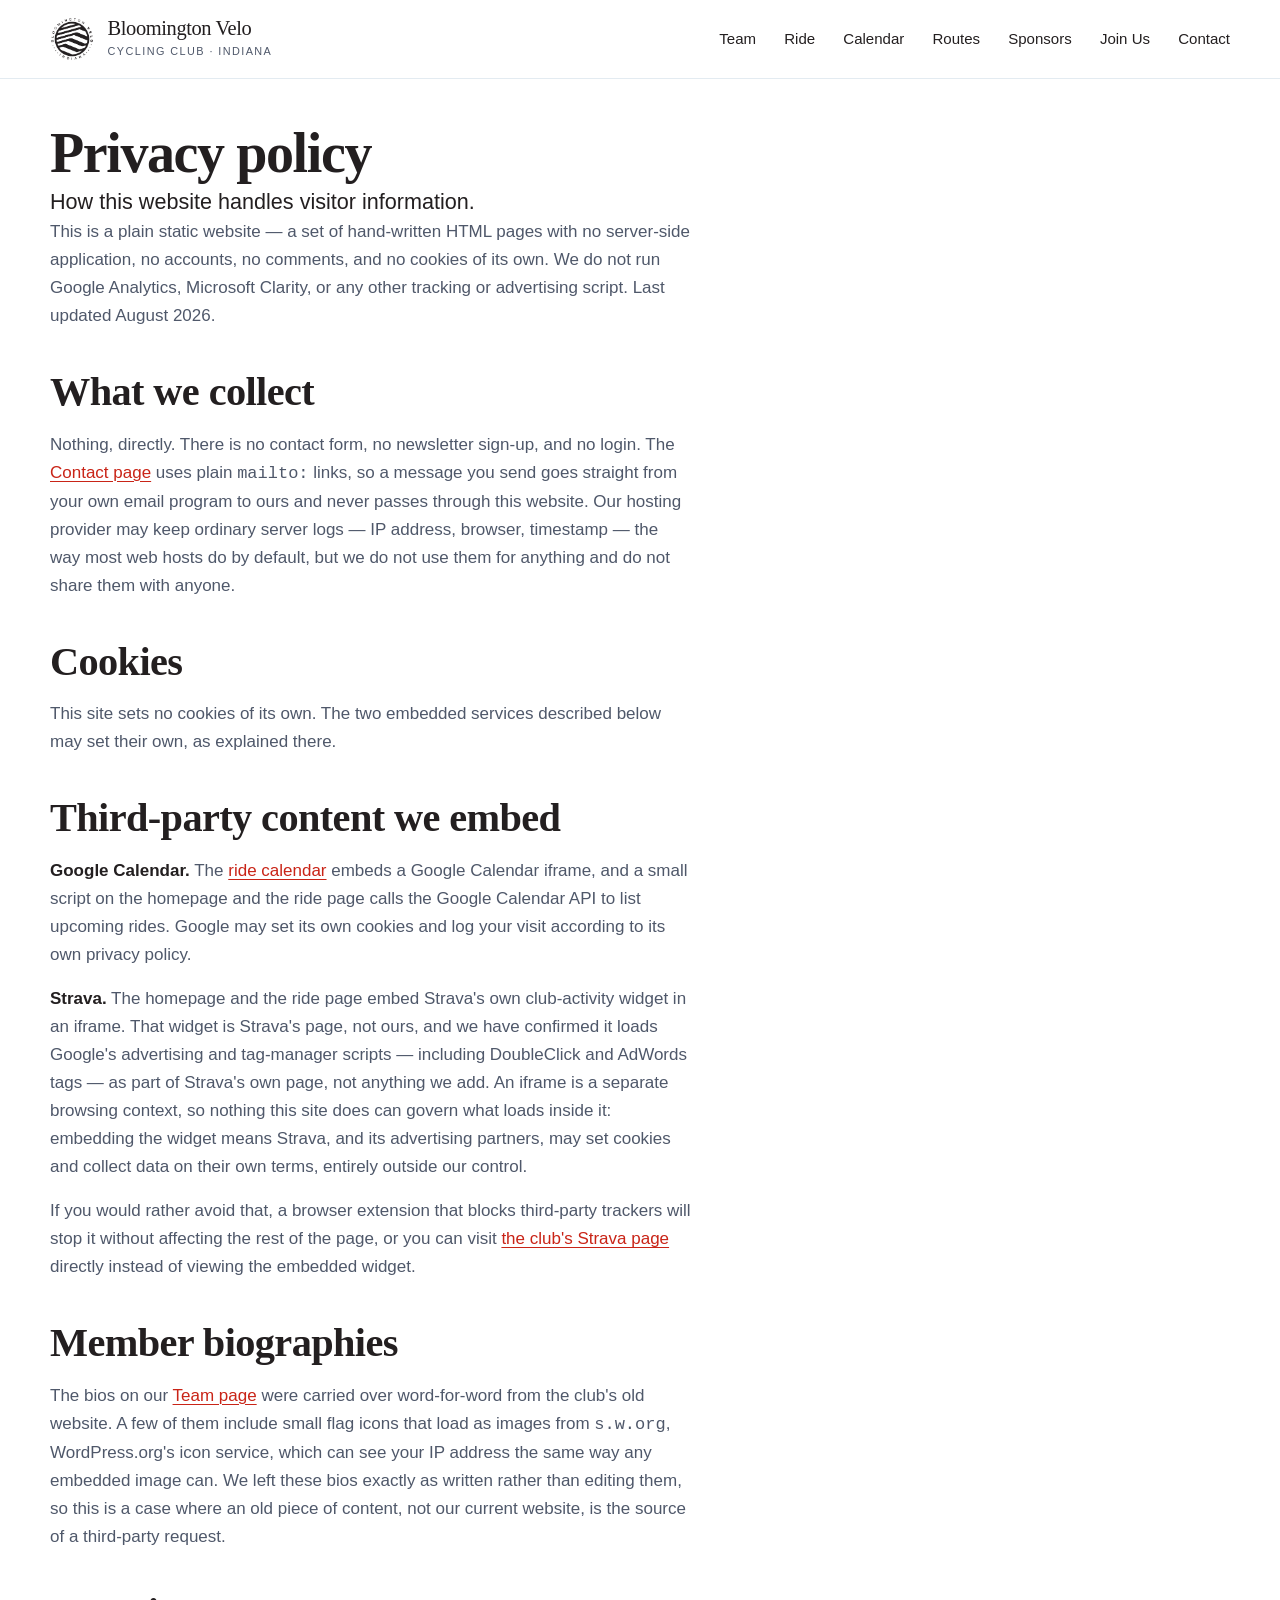
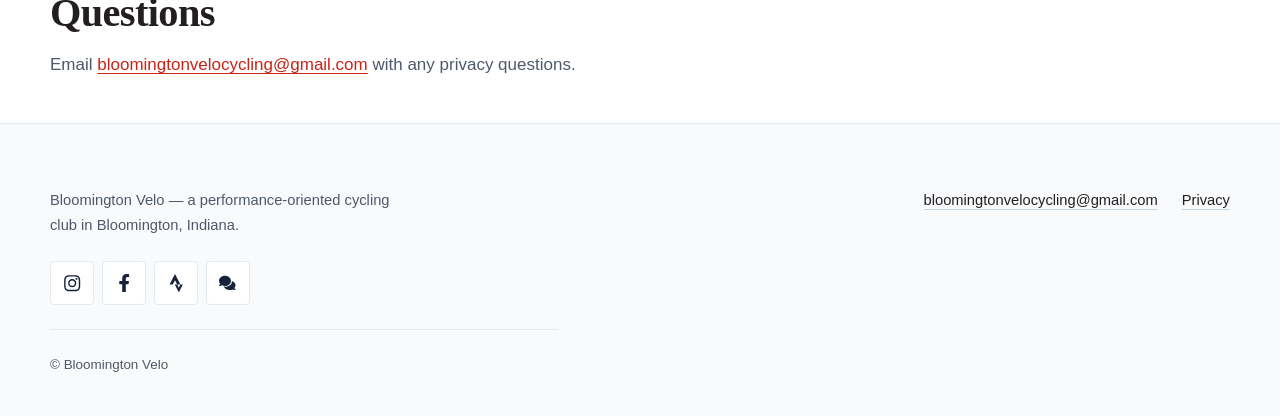
<file: privacy-policy/index.html>
<!doctype html>
<html lang="en">
<head>
<meta charset="utf-8">
<meta name="viewport" content="width=device-width, initial-scale=1">
<title>Privacy Policy | Bloomington Velo</title>
<meta name="description" content="How Bloomington Velo handles visitor information on bloomingtonvelo.org, including the third-party services our website loads.">
<link rel="canonical" href="https://bloomingtonvelo.org/privacy-policy/">
<meta property="og:type" content="website">
<meta property="og:site_name" content="Bloomington Velo">
<meta property="og:title" content="Privacy Policy | Bloomington Velo">
<meta property="og:description" content="How Bloomington Velo handles visitor information on bloomingtonvelo.org, including the third-party services our website loads.">
<meta property="og:url" content="https://bloomingtonvelo.org/privacy-policy/">
<meta property="og:image" content="https://bloomingtonvelo.org/assets/img/og-default.jpg">
<meta name="twitter:card" content="summary_large_image">
<meta name="theme-color" content="#17233B">
<link rel="icon" href="/assets/img/favicon-32.png" sizes="32x32">
<link rel="apple-touch-icon" href="/assets/img/apple-touch-icon.png">
<link rel="manifest" href="/site.webmanifest">
<link rel="stylesheet" href="/assets/css/site.css">
<script>document.documentElement.classList.add('js-nav');</script>
</head>
<body>
<a class="skip-link" href="#main">Skip to content</a>

<header class="site-header">
  <div class="wrap site-header__inner">
    <a class="site-header__brand" href="/">
      <img src="/assets/img/logo.png" alt="" width="270" height="270" class="site-header__logo">
      <span>
        <span class="site-header__name">Bloomington Velo</span>
        <span class="site-header__tag">Cycling Club &middot; Indiana</span>
      </span>
    </a>
    <button class="nav-toggle" type="button" aria-expanded="false" aria-controls="site-nav">
      <span class="visually-hidden">Menu</span>
      <span class="nav-toggle__bars" aria-hidden="true"></span>
    </button>
    <nav class="site-nav" id="site-nav" aria-label="Main" data-open="false">
      <ul>
        <li><a href="/team/">Team</a></li>
        <li><a href="/ride/">Ride</a></li>
        <li><a href="/ride/calendar/">Calendar</a></li>
        <li><a href="/ride/routes/">Routes</a></li>
        <li><a href="/sponsors/">Sponsors</a></li>
        <li><a href="/join/">Join Us</a></li>
        <li><a href="/contact/">Contact</a></li>
      </ul>
    </nav>
  </div>
</header>

<main id="main" tabindex="-1">
<section class="section">
  <div class="wrap">
    <h1>Privacy policy</h1>
    <p class="lede">How this website handles visitor information.</p>
    <div class="prose">
      <p>This is a plain static website &mdash; a set of hand-written HTML pages with no server-side application, no accounts, no comments, and no cookies of its own. We do not run Google Analytics, Microsoft Clarity, or any other tracking or advertising script. Last updated August 2026.</p>

      <h2>What we collect</h2>
      <p>Nothing, directly. There is no contact form, no newsletter sign-up, and no login. The <a href="/contact/">Contact page</a> uses plain <code>mailto:</code> links, so a message you send goes straight from your own email program to ours and never passes through this website. Our hosting provider may keep ordinary server logs &mdash; IP address, browser, timestamp &mdash; the way most web hosts do by default, but we do not use them for anything and do not share them with anyone.</p>

      <h2>Cookies</h2>
      <p>This site sets no cookies of its own. The two embedded services described below may set their own, as explained there.</p>

      <h2>Third-party content we embed</h2>
      <p><strong>Google Calendar.</strong> The <a href="/ride/calendar/">ride calendar</a> embeds a Google Calendar iframe, and a small script on the homepage and the ride page calls the Google Calendar API to list upcoming rides. Google may set its own cookies and log your visit according to its own privacy policy.</p>
      <p><strong>Strava.</strong> The homepage and the ride page embed Strava's own club-activity widget in an iframe. That widget is Strava's page, not ours, and we have confirmed it loads Google's advertising and tag-manager scripts &mdash; including DoubleClick and AdWords tags &mdash; as part of Strava's own page, not anything we add. An iframe is a separate browsing context, so nothing this site does can govern what loads inside it: embedding the widget means Strava, and its advertising partners, may set cookies and collect data on their own terms, entirely outside our control.</p>
      <p>If you would rather avoid that, a browser extension that blocks third-party trackers will stop it without affecting the rest of the page, or you can visit <a href="https://www.strava.com/clubs/329602" target="_blank" rel="noopener noreferrer">the club's Strava page</a> directly instead of viewing the embedded widget.</p>

      <h2>Member biographies</h2>
      <p>The bios on our <a href="/team/">Team page</a> were carried over word-for-word from the club's old website. A few of them include small flag icons that load as images from <code>s.w.org</code>, WordPress.org's icon service, which can see your IP address the same way any embedded image can. We left these bios exactly as written rather than editing them, so this is a case where an old piece of content, not our current website, is the source of a third-party request.</p>

      <h2>Questions</h2>
      <p>Email <a href="mailto:bloomingtonvelocycling@gmail.com">bloomingtonvelocycling@gmail.com</a> with any privacy questions.</p>
    </div>
  </div>
</section>
</main>

<footer class="site-footer">
  <div class="wrap site-footer__inner">
    <div class="site-footer__brand">
      <p class="site-footer__tagline">Bloomington Velo &mdash; a performance-oriented cycling club in Bloomington, Indiana.</p>
      <!-- Icons are Font Awesome Free 6 (CC BY 4.0, fontawesome.com/license/free),
           inlined rather than loaded from the CDN — see the .social block in
           assets/css/site.css for why. GroupMe has no Font Awesome brand mark,
           so it uses the solid "comments" glyph with a hidden label. -->
      <ul class="social">
        <li><a href="https://www.instagram.com/bloomingtonvelo/" target="_blank" rel="noopener noreferrer">
          <svg class="social__icon" viewBox="0 0 448 512" aria-hidden="true" focusable="false"><path d="M224.1 141c-63.6 0-114.9 51.3-114.9 114.9s51.3 114.9 114.9 114.9S339 319.5 339 255.9 287.7 141 224.1 141zm0 189.6c-41.1 0-74.7-33.5-74.7-74.7s33.5-74.7 74.7-74.7 74.7 33.5 74.7 74.7-33.6 74.7-74.7 74.7zm146.4-194.3c0 14.9-12 26.8-26.8 26.8-14.9 0-26.8-12-26.8-26.8s12-26.8 26.8-26.8 26.8 12 26.8 26.8zm76.1 27.2c-1.7-35.9-9.9-67.7-36.2-93.9-26.2-26.2-58-34.4-93.9-36.2-37-2.1-147.9-2.1-184.9 0-35.8 1.7-67.6 9.9-93.9 36.1s-34.4 58-36.2 93.9c-2.1 37-2.1 147.9 0 184.9 1.7 35.9 9.9 67.7 36.2 93.9s58 34.4 93.9 36.2c37 2.1 147.9 2.1 184.9 0 35.9-1.7 67.7-9.9 93.9-36.2 26.2-26.2 34.4-58 36.2-93.9 2.1-37 2.1-147.8 0-184.8zM398.8 388c-7.8 19.6-22.9 34.7-42.6 42.6-29.5 11.7-99.5 9-132.1 9s-102.7 2.6-132.1-9c-19.6-7.8-34.7-22.9-42.6-42.6-11.7-29.5-9-99.5-9-132.1s-2.6-102.7 9-132.1c7.8-19.6 22.9-34.7 42.6-42.6 29.5-11.7 99.5-9 132.1-9s102.7-2.6 132.1 9c19.6 7.8 34.7 22.9 42.6 42.6 11.7 29.5 9 99.5 9 132.1s2.7 102.7-9 132.1z"/></svg>
          <span class="visually-hidden">Instagram</span></a></li>
        <li><a href="https://www.facebook.com/bloomingtonvelo/" target="_blank" rel="noopener noreferrer">
          <svg class="social__icon" viewBox="0 0 320 512" aria-hidden="true" focusable="false"><path d="M279.14 288l14.22-92.66h-88.91v-60.13c0-25.35 12.42-50.06 52.24-50.06h40.42V6.26S260.43 0 225.36 0c-73.22 0-121.08 44.38-121.08 124.72v70.62H22.89V288h81.39v224h100.17V288z"/></svg>
          <span class="visually-hidden">Facebook</span></a></li>
        <li><a href="https://www.strava.com/clubs/329602" target="_blank" rel="noopener noreferrer">
          <svg class="social__icon" viewBox="0 0 384 512" aria-hidden="true" focusable="false"><path d="M158.4 0L7 292h89.2l62.2-116.1L220.1 292h88.5zm150.2 292l-43.9 88.2-44.6-88.2h-67.6l112.2 220 111.5-220z"/></svg>
          <span class="visually-hidden">Strava</span></a></li>
        <li><a href="https://groupme.com/join_group/40394360/clDtjgCN" target="_blank" rel="noopener noreferrer">
          <svg class="social__icon" viewBox="0 0 640 512" aria-hidden="true" focusable="false"><path d="M416 176c0 97.2-93.1 176-208 176c-38.2 0-73.9-8.7-104.7-23.9c-7.5 4-16 7.9-25.2 11.4C59.8 348.5 34.6 352 16 352c-6.9 0-13.1-4.5-15.2-11.1s.2-13.8 5.8-17.9c.2-.2 .6-.4 1.1-.8c1-.8 2.5-2 4.3-3.7c3.6-3.3 8.5-8.1 13.3-14.3c5.5-7 10.7-15.4 14.2-24.7C14.7 250.3 0 214.6 0 176C0 78.8 93.1 0 208 0S416 78.8 416 176zM231.5 383C348.9 379.5 448 303.3 448 208c0-9.3-.9-18.4-2.7-27.2C519.8 205.6 576 260.5 576 320c0 38.6-14.7 74.3-39.6 103.4c3.5 9.4 8.7 17.7 14.2 24.7c4.8 6.2 9.7 11 13.3 14.3c1.8 1.6 3.3 2.9 4.3 3.7c.5 .4 .9 .7 1.1 .8c5.6 4.1 7.9 11.3 5.8 17.9c-2.1 6.6-8.3 11.1-15.2 11.1c-18.6 0-43.8-3.5-66.1-12.5c-9.2-3.7-17.8-7.5-25.2-11.4C440.9 487.3 405.2 496 367 496c-97.4 0-179.4-56.7-202.5-133z"/></svg>
          <span class="visually-hidden">GroupMe</span></a></li>
      </ul>
    </div>
    <ul class="site-footer__links">
      <li><a href="mailto:bloomingtonvelocycling@gmail.com">bloomingtonvelocycling@gmail.com</a></li>
      <li><a href="/privacy-policy/">Privacy</a></li>
    </ul>
    <p class="site-footer__legal">&copy; Bloomington Velo</p>
  </div>
</footer>

<script src="/assets/js/nav.js" defer></script>
</body>
</html>
</file>
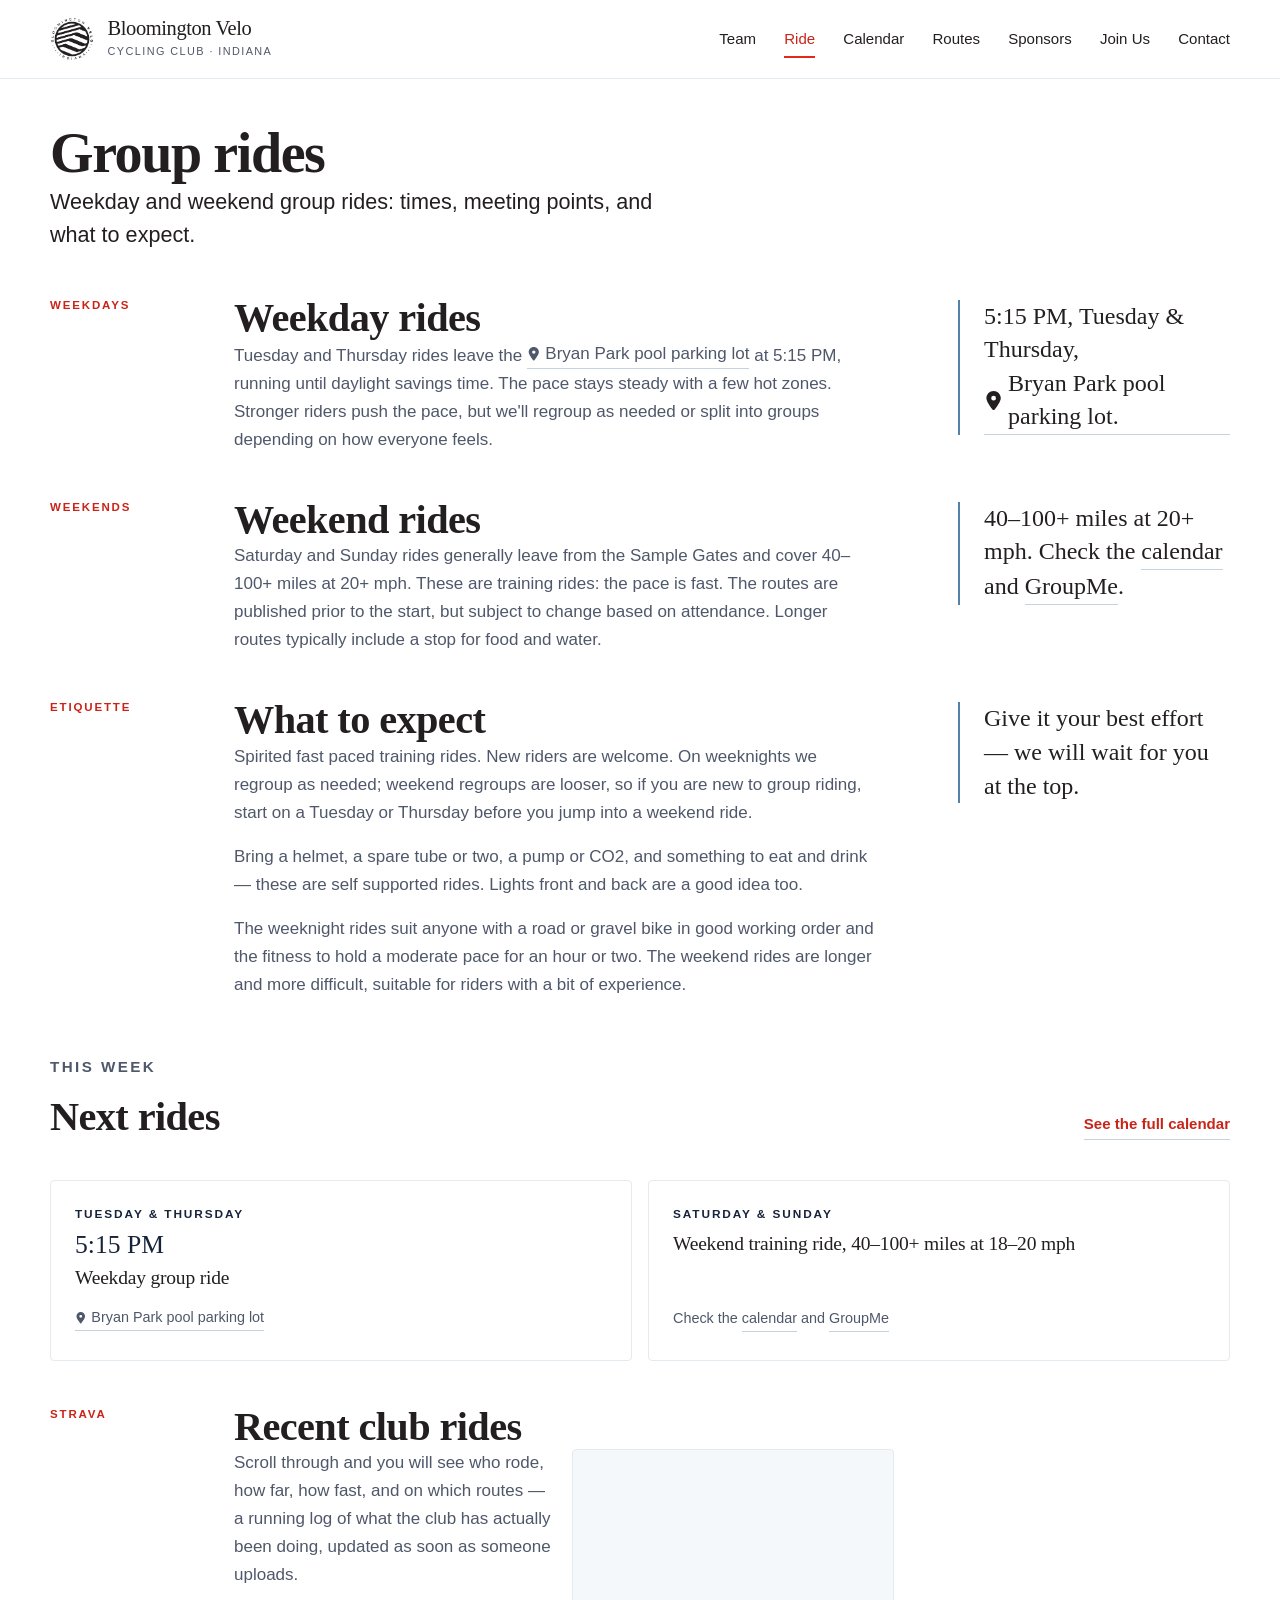
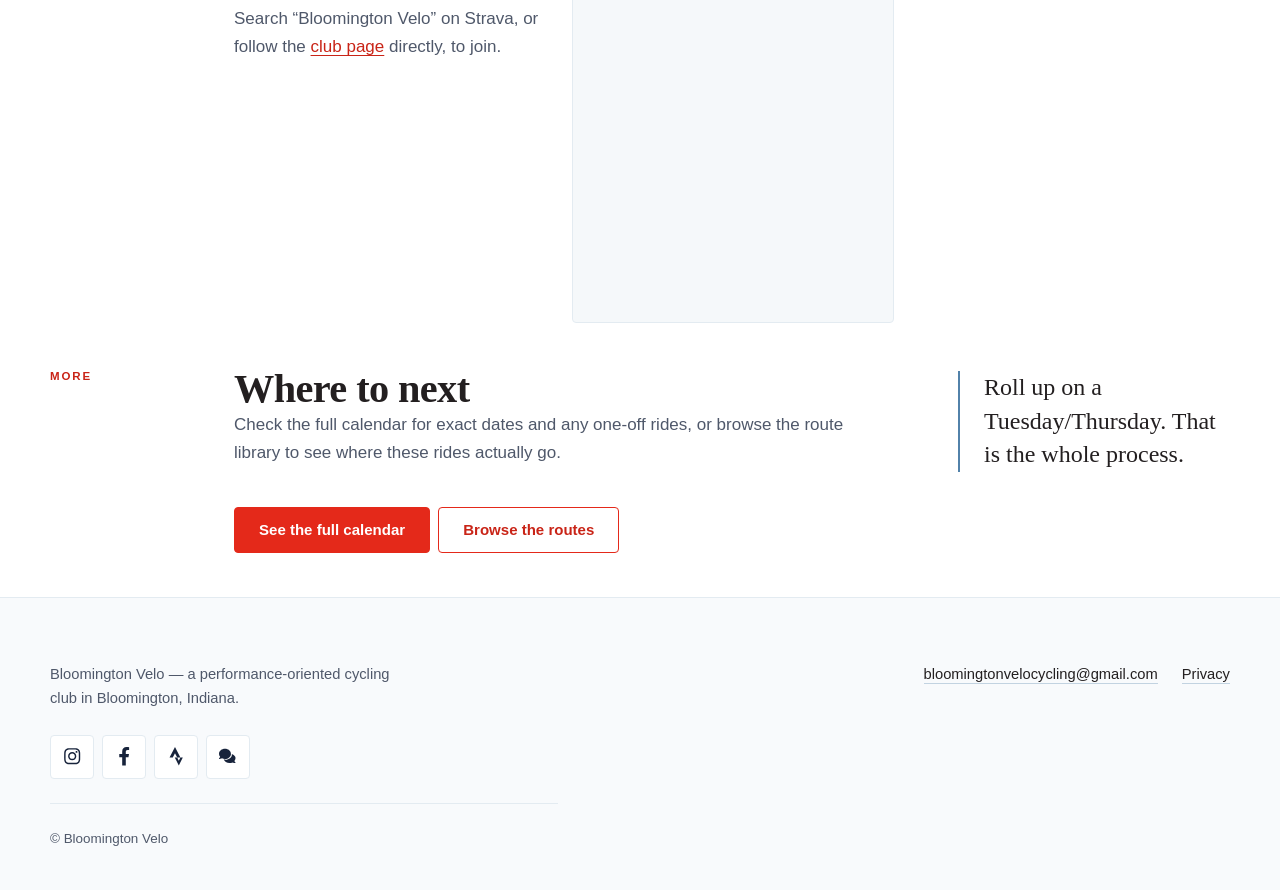
<file: ride/index.html>
<!doctype html>
<html lang="en">
<head>
<meta charset="utf-8">
<meta name="viewport" content="width=device-width, initial-scale=1">
<title>Group Rides | Bloomington Velo</title>
<meta name="description" content="Weekday and weekend group rides with Bloomington Velo in Bloomington, Indiana. Times, meeting points, pace expectations, and what to bring.">
<link rel="canonical" href="https://bloomingtonvelo.org/ride/">
<meta property="og:type" content="website">
<meta property="og:site_name" content="Bloomington Velo">
<meta property="og:title" content="Group Rides | Bloomington Velo">
<meta property="og:description" content="Weekday and weekend group rides with Bloomington Velo in Bloomington, Indiana. Times, meeting points, pace expectations, and what to bring.">
<meta property="og:url" content="https://bloomingtonvelo.org/ride/">
<meta property="og:image" content="https://bloomingtonvelo.org/assets/img/og-default.jpg">
<meta name="twitter:card" content="summary_large_image">
<meta name="theme-color" content="#17233B">
<link rel="icon" href="/assets/img/favicon-32.png" sizes="32x32">
<link rel="apple-touch-icon" href="/assets/img/apple-touch-icon.png">
<link rel="manifest" href="/site.webmanifest">
<link rel="stylesheet" href="/assets/css/site.css">
<script>document.documentElement.classList.add('js-nav');</script>
</head>
<body>
<a class="skip-link" href="#main">Skip to content</a>

<header class="site-header">
  <div class="wrap site-header__inner">
    <a class="site-header__brand" href="/">
      <img src="/assets/img/logo.png" alt="" width="270" height="270" class="site-header__logo">
      <span>
        <span class="site-header__name">Bloomington Velo</span>
        <span class="site-header__tag">Cycling Club &middot; Indiana</span>
      </span>
    </a>
    <button class="nav-toggle" type="button" aria-expanded="false" aria-controls="site-nav">
      <span class="visually-hidden">Menu</span>
      <span class="nav-toggle__bars" aria-hidden="true"></span>
    </button>
    <nav class="site-nav" id="site-nav" aria-label="Main" data-open="false">
      <ul>
        <li><a href="/team/">Team</a></li>
        <li><a href="/ride/" aria-current="page">Ride</a></li>
        <li><a href="/ride/calendar/">Calendar</a></li>
        <li><a href="/ride/routes/">Routes</a></li>
        <li><a href="/sponsors/">Sponsors</a></li>
        <li><a href="/join/">Join Us</a></li>
        <li><a href="/contact/">Contact</a></li>
      </ul>
    </nav>
  </div>
</header>

<main id="main" tabindex="-1">
<section class="section">
  <div class="wrap">
    <h1>Group rides</h1>
    <p class="lede">Weekday and weekend group rides: times, meeting points, and what to expect.</p>
  </div>
</section>

<section class="section" aria-labelledby="weekday-heading">
  <div class="wrap split">
    <div class="split__head"><p class="eyebrow">Weekdays</p></div>
    <div>
      <h2 id="weekday-heading">Weekday rides</h2>
      <div class="prose">
        <p>Tuesday and Thursday rides leave the <a class="place-link" href="https://maps.app.goo.gl/97U34VyWgCJoFzJQ7" target="_blank" rel="noopener noreferrer"><svg class="place-link__pin" viewBox="0 0 384 512" aria-hidden="true" focusable="false"><path d="M215.7 499.2C267 435 384 279.4 384 192C384 86 298 0 192 0S0 86 0 192c0 87.4 117 243 168.3 307.2c12.3 15.3 35.1 15.3 47.4 0zM192 128a64 64 0 1 1 0 128 64 64 0 1 1 0-128z"/></svg>Bryan Park pool parking lot</a> at 5:15 PM, running until daylight savings time. The pace stays steady with a few hot zones. Stronger riders push the pace, but we'll regroup as needed or split into groups depending on how everyone feels.</p>
      </div>
    </div>
    <p class="pull">5:15 PM, Tuesday &amp; Thursday,  <a class="place-link" href="https://maps.app.goo.gl/97U34VyWgCJoFzJQ7" target="_blank" rel="noopener noreferrer"><svg class="place-link__pin" viewBox="0 0 384 512" aria-hidden="true" focusable="false"><path d="M215.7 499.2C267 435 384 279.4 384 192C384 86 298 0 192 0S0 86 0 192c0 87.4 117 243 168.3 307.2c12.3 15.3 35.1 15.3 47.4 0zM192 128a64 64 0 1 1 0 128 64 64 0 1 1 0-128z"/></svg>Bryan Park pool parking lot.</a></p>
  </div>
</section>

<section class="section" aria-labelledby="weekend-heading">
  <div class="wrap split">
    <div class="split__head"><p class="eyebrow">Weekends</p></div>
    <div>
      <h2 id="weekend-heading">Weekend rides</h2>
      <div class="prose">
        <p>Saturday and Sunday rides generally leave from the Sample Gates and cover 40&ndash;100+ miles at 20+ mph. These are training rides: the pace is fast. The routes are published prior to the start, but subject to change based on attendance. Longer routes typically include a stop for food and water.</p>
      </div>
    </div>
    <p class="pull">40&ndash;100+ miles at 20+ mph. Check the <a class="place-link" href="/ride/calendar/">calendar</a> and <a class="place-link" href="https://groupme.com/join_group/40394360/clDtjgCN" target="_blank" rel="noopener noreferrer">GroupMe</a>.</p>
  </div>
</section>

<section class="section" aria-labelledby="expect-heading">
  <div class="wrap split">
    <div class="split__head"><p class="eyebrow">Etiquette</p></div>
    <div>
      <h2 id="expect-heading">What to expect</h2>
      <div class="prose">
        <p>Spirited fast paced training rides.  New riders are welcome. On weeknights we regroup as needed; weekend regroups are looser, so if you are new to group riding, start on a Tuesday or Thursday before you jump into a weekend ride.</p>
        <p>Bring a helmet, a spare tube or two, a pump or CO2, and something to eat and drink &mdash; these are self supported rides. Lights front and back are a good idea too.</p>
        <p>The weeknight rides suit anyone with a road or gravel bike in good working order and the fitness to hold a moderate pace for an hour or two. The weekend rides are longer and more difficult, suitable for riders with a bit of experience.</p>
      </div>
    </div>
    <p class="pull">Give it your best effort &mdash; we will wait for you at the top.</p>
  </div>
</section>

<section class="section" aria-labelledby="rides-heading">
  <div class="wrap">
    <div class="section__head">
      <div>
        <p class="eyebrow">This week</p>
        <h2 id="rides-heading">Next rides</h2>
      </div>
      <a class="link-arrow" href="/ride/calendar/">See the full calendar</a>
    </div>
    <div id="next-rides" data-source="static">
      <!-- ride__when is a <span>, not a <time>: "Tuesday & Thursday" is a
           recurring description with no single calendar date, so there is no
           valid datetime value to attach. renderAgenda() emits
           <time datetime="..."> only for real, dated calendar events; this
           static fallback intentionally does not. -->
      <ul class="rides">
        <li class="ride"><span class="ride__when">Tuesday &amp; Thursday</span><span class="ride__time">5:15 PM</span><span class="ride__title">Weekday group ride</span><span class="ride__place"><a class="place-link" href="https://maps.app.goo.gl/97U34VyWgCJoFzJQ7" target="_blank" rel="noopener noreferrer"><svg class="place-link__pin" viewBox="0 0 384 512" aria-hidden="true" focusable="false"><path d="M215.7 499.2C267 435 384 279.4 384 192C384 86 298 0 192 0S0 86 0 192c0 87.4 117 243 168.3 307.2c12.3 15.3 35.1 15.3 47.4 0zM192 128a64 64 0 1 1 0 128 64 64 0 1 1 0-128z"/></svg>Bryan Park pool parking lot</a></span></li>
        <li class="ride"><span class="ride__when">Saturday &amp; Sunday</span><span class="ride__title">Weekend training ride, 40&ndash;100+ miles at 18&ndash;20 mph</span><span class="ride__place">Check the <a class="place-link" href="/ride/calendar/">calendar</a> and <a class="place-link" href="https://groupme.com/join_group/40394360/clDtjgCN" target="_blank" rel="noopener noreferrer">GroupMe</a></span></li>
      </ul>
    </div>
  </div>
</section>

<section class="section" aria-labelledby="strava-heading">
  <div class="wrap split">
    <div class="split__head"><p class="eyebrow">Strava</p></div>
    <div>
      <h2 id="strava-heading">Recent club rides</h2>
      <div class="card-grid">
        <div class="prose">
          <p>Scroll through and you will see who rode, how far, how fast, and on which routes &mdash; a running log of what the club has actually been doing, updated as soon as someone uploads.</p>
          <p>Search &ldquo;Bloomington Velo&rdquo; on Strava, or follow the <a href="https://www.strava.com/clubs/329602" target="_blank" rel="noopener noreferrer">club page</a> directly, to join.</p>
        </div>
        <div class="embed embed--strava-rides">
          <iframe title="Bloomington Velo recent club rides on Strava" loading="lazy" allowtransparency frameborder="0" height="454" width="300" scrolling="no"
            src="https://www.strava.com/clubs/329602/latest-rides/ae47281f0af190641e17e6240c59a40c124d670c?show_rides=true"></iframe>
        </div>
      </div>
    </div>
  </div>
</section>

<section class="section" aria-labelledby="onward-heading">
  <div class="wrap split">
    <div class="split__head"><p class="eyebrow">More</p></div>
    <div>
      <h2 id="onward-heading">Where to next</h2>
      <div class="prose">
        <p>Check the full calendar for exact dates and any one-off rides, or browse the route library to see where these rides actually go.</p>
      </div>
      <p class="actions">
        <a class="btn btn--primary" href="/ride/calendar/">See the full calendar</a>
        <a class="btn" href="/ride/routes/">Browse the routes</a>
      </p>
    </div>
    <p class="pull">Roll up on a Tuesday/Thursday. That is the whole process.</p>
  </div>
</section>

</main>

<footer class="site-footer">
  <div class="wrap site-footer__inner">
    <div class="site-footer__brand">
      <p class="site-footer__tagline">Bloomington Velo &mdash; a performance-oriented cycling club in Bloomington, Indiana.</p>
      <!-- Icons are Font Awesome Free 6 (CC BY 4.0, fontawesome.com/license/free),
           inlined rather than loaded from the CDN — see the .social block in
           assets/css/site.css for why. GroupMe has no Font Awesome brand mark,
           so it uses the solid "comments" glyph with a hidden label. -->
      <ul class="social">
        <li><a href="https://www.instagram.com/bloomingtonvelo/" target="_blank" rel="noopener noreferrer">
          <svg class="social__icon" viewBox="0 0 448 512" aria-hidden="true" focusable="false"><path d="M224.1 141c-63.6 0-114.9 51.3-114.9 114.9s51.3 114.9 114.9 114.9S339 319.5 339 255.9 287.7 141 224.1 141zm0 189.6c-41.1 0-74.7-33.5-74.7-74.7s33.5-74.7 74.7-74.7 74.7 33.5 74.7 74.7-33.6 74.7-74.7 74.7zm146.4-194.3c0 14.9-12 26.8-26.8 26.8-14.9 0-26.8-12-26.8-26.8s12-26.8 26.8-26.8 26.8 12 26.8 26.8zm76.1 27.2c-1.7-35.9-9.9-67.7-36.2-93.9-26.2-26.2-58-34.4-93.9-36.2-37-2.1-147.9-2.1-184.9 0-35.8 1.7-67.6 9.9-93.9 36.1s-34.4 58-36.2 93.9c-2.1 37-2.1 147.9 0 184.9 1.7 35.9 9.9 67.7 36.2 93.9s58 34.4 93.9 36.2c37 2.1 147.9 2.1 184.9 0 35.9-1.7 67.7-9.9 93.9-36.2 26.2-26.2 34.4-58 36.2-93.9 2.1-37 2.1-147.8 0-184.8zM398.8 388c-7.8 19.6-22.9 34.7-42.6 42.6-29.5 11.7-99.5 9-132.1 9s-102.7 2.6-132.1-9c-19.6-7.8-34.7-22.9-42.6-42.6-11.7-29.5-9-99.5-9-132.1s-2.6-102.7 9-132.1c7.8-19.6 22.9-34.7 42.6-42.6 29.5-11.7 99.5-9 132.1-9s102.7-2.6 132.1 9c19.6 7.8 34.7 22.9 42.6 42.6 11.7 29.5 9 99.5 9 132.1s2.7 102.7-9 132.1z"/></svg>
          <span class="visually-hidden">Instagram</span></a></li>
        <li><a href="https://www.facebook.com/bloomingtonvelo/" target="_blank" rel="noopener noreferrer">
          <svg class="social__icon" viewBox="0 0 320 512" aria-hidden="true" focusable="false"><path d="M279.14 288l14.22-92.66h-88.91v-60.13c0-25.35 12.42-50.06 52.24-50.06h40.42V6.26S260.43 0 225.36 0c-73.22 0-121.08 44.38-121.08 124.72v70.62H22.89V288h81.39v224h100.17V288z"/></svg>
          <span class="visually-hidden">Facebook</span></a></li>
        <li><a href="https://www.strava.com/clubs/329602" target="_blank" rel="noopener noreferrer">
          <svg class="social__icon" viewBox="0 0 384 512" aria-hidden="true" focusable="false"><path d="M158.4 0L7 292h89.2l62.2-116.1L220.1 292h88.5zm150.2 292l-43.9 88.2-44.6-88.2h-67.6l112.2 220 111.5-220z"/></svg>
          <span class="visually-hidden">Strava</span></a></li>
        <li><a href="https://groupme.com/join_group/40394360/clDtjgCN" target="_blank" rel="noopener noreferrer">
          <svg class="social__icon" viewBox="0 0 640 512" aria-hidden="true" focusable="false"><path d="M416 176c0 97.2-93.1 176-208 176c-38.2 0-73.9-8.7-104.7-23.9c-7.5 4-16 7.9-25.2 11.4C59.8 348.5 34.6 352 16 352c-6.9 0-13.1-4.5-15.2-11.1s.2-13.8 5.8-17.9c.2-.2 .6-.4 1.1-.8c1-.8 2.5-2 4.3-3.7c3.6-3.3 8.5-8.1 13.3-14.3c5.5-7 10.7-15.4 14.2-24.7C14.7 250.3 0 214.6 0 176C0 78.8 93.1 0 208 0S416 78.8 416 176zM231.5 383C348.9 379.5 448 303.3 448 208c0-9.3-.9-18.4-2.7-27.2C519.8 205.6 576 260.5 576 320c0 38.6-14.7 74.3-39.6 103.4c3.5 9.4 8.7 17.7 14.2 24.7c4.8 6.2 9.7 11 13.3 14.3c1.8 1.6 3.3 2.9 4.3 3.7c.5 .4 .9 .7 1.1 .8c5.6 4.1 7.9 11.3 5.8 17.9c-2.1 6.6-8.3 11.1-15.2 11.1c-18.6 0-43.8-3.5-66.1-12.5c-9.2-3.7-17.8-7.5-25.2-11.4C440.9 487.3 405.2 496 367 496c-97.4 0-179.4-56.7-202.5-133z"/></svg>
          <span class="visually-hidden">GroupMe</span></a></li>
      </ul>
    </div>
    <ul class="site-footer__links">
      <li><a href="mailto:bloomingtonvelocycling@gmail.com">bloomingtonvelocycling@gmail.com</a></li>
      <li><a href="/privacy-policy/">Privacy</a></li>
    </ul>
    <p class="site-footer__legal">&copy; Bloomington Velo</p>
  </div>
</footer>

<script src="/assets/js/nav.js" defer></script>
<script type="module" src="/assets/js/rides-init.js"></script>
</body>
</html>
</file>
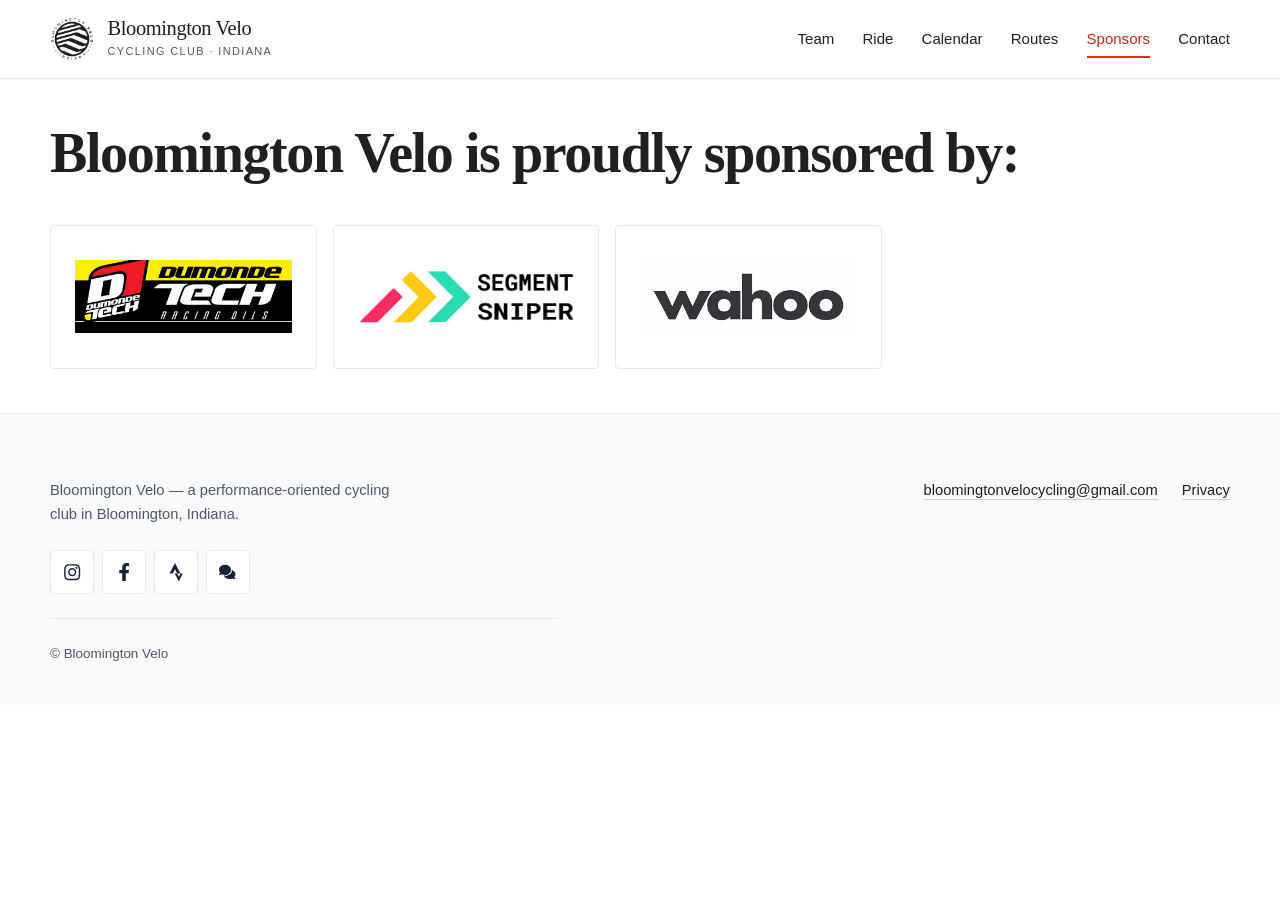
<file: sponsors/index.html>
<!doctype html>
<html lang="en">
<head>
<meta charset="utf-8">
<meta name="viewport" content="width=device-width, initial-scale=1">
<title>Sponsors | Bloomington Velo</title>
<meta name="description" content="Bloomington Velo is supported by sponsors who help keep our cycling club rolling. Thank you to Dumonde Tech, Segment Sniper and Wahoo.">
<link rel="canonical" href="https://bloomingtonvelo.org/sponsors/">
<meta property="og:type" content="website">
<meta property="og:site_name" content="Bloomington Velo">
<meta property="og:title" content="Sponsors | Bloomington Velo">
<meta property="og:description" content="Bloomington Velo is supported by sponsors who help keep our cycling club rolling. Thank you to Dumonde Tech, Segment Sniper and Wahoo.">
<meta property="og:url" content="https://bloomingtonvelo.org/sponsors/">
<meta property="og:image" content="https://bloomingtonvelo.org/assets/img/og-default.jpg">
<meta name="twitter:card" content="summary_large_image">
<meta name="theme-color" content="#17233B">
<link rel="icon" href="/assets/img/favicon-32.png" sizes="32x32">
<link rel="apple-touch-icon" href="/assets/img/apple-touch-icon.png">
<link rel="manifest" href="/site.webmanifest">
<link rel="stylesheet" href="/assets/css/site.css">
<script>document.documentElement.classList.add('js-nav');</script>
</head>
<body>
<a class="skip-link" href="#main">Skip to content</a>

<header class="site-header">
  <div class="wrap site-header__inner">
    <a class="site-header__brand" href="/">
      <img src="/assets/img/logo.png" alt="" width="270" height="270" class="site-header__logo">
      <span>
        <span class="site-header__name">Bloomington Velo</span>
        <span class="site-header__tag">Cycling Club &middot; Indiana</span>
      </span>
    </a>
    <button class="nav-toggle" type="button" aria-expanded="false" aria-controls="site-nav">
      <span class="visually-hidden">Menu</span>
      <span class="nav-toggle__bars" aria-hidden="true"></span>
    </button>
    <nav class="site-nav" id="site-nav" aria-label="Main" data-open="false">
      <ul>
        <li><a href="/team/">Team</a></li>
        <li><a href="/ride/">Ride</a></li>
        <li><a href="/ride/calendar/">Calendar</a></li>
        <li><a href="/ride/routes/">Routes</a></li>
        <li><a href="/sponsors/" aria-current="page">Sponsors</a></li>
        <li><a href="/contact/">Contact</a></li>
      </ul>
    </nav>
  </div>
</header>

<main id="main" tabindex="-1">
<section class="section">
  <div class="wrap">
    <h1>Bloomington Velo is proudly sponsored by:</h1>
    <ul class="card-grid sponsors">
      <!-- Copy this <li> to add a sponsor. Give the image tag the logo file's
           real pixel size in width/height so the browser reserves the right box
           before it loads; .sponsor img then scales it down to fit the card. -->
      <li class="sponsor">
        <a href="https://www.dumondetech.com/classic-bicycle-lubricants/" target="_blank" rel="noopener noreferrer">
          <img src="/assets/img/sponsors/dumonde-tech.png" alt="Dumonde Tech" width="768" height="256" loading="lazy">
        </a>
      </li>
      <li class="sponsor">
        <a href="https://www.segmentsniper.com/app" target="_blank" rel="noopener noreferrer">
          <img src="/assets/img/sponsors/segment_sniper_logo_v4.webp" alt="Segment Sniper" width="503" height="123" loading="lazy">
        </a>
      </li>
      <li class="sponsor">
        <a href="https://www.wahoofitness.com/" target="_blank" rel="noopener noreferrer">
          <img src="/assets/img/sponsors/wahoo-logo.png" alt="Wahoo" width="385" height="131" loading="lazy">
        </a>
      </li>
    </ul>
  </div>
</section>
</main>

<footer class="site-footer">
  <div class="wrap site-footer__inner">
    <div class="site-footer__brand">
      <p class="site-footer__tagline">Bloomington Velo &mdash; a performance-oriented cycling club in Bloomington, Indiana.</p>
      <!-- Icons are Font Awesome Free 6 (CC BY 4.0, fontawesome.com/license/free),
           inlined rather than loaded from the CDN — see the .social block in
           assets/css/site.css for why. GroupMe has no Font Awesome brand mark,
           so it uses the solid "comments" glyph with a hidden label. -->
      <ul class="social">
        <li><a href="https://www.instagram.com/bloomingtonvelo/" target="_blank" rel="noopener noreferrer">
          <svg class="social__icon" viewBox="0 0 448 512" aria-hidden="true" focusable="false"><path d="M224.1 141c-63.6 0-114.9 51.3-114.9 114.9s51.3 114.9 114.9 114.9S339 319.5 339 255.9 287.7 141 224.1 141zm0 189.6c-41.1 0-74.7-33.5-74.7-74.7s33.5-74.7 74.7-74.7 74.7 33.5 74.7 74.7-33.6 74.7-74.7 74.7zm146.4-194.3c0 14.9-12 26.8-26.8 26.8-14.9 0-26.8-12-26.8-26.8s12-26.8 26.8-26.8 26.8 12 26.8 26.8zm76.1 27.2c-1.7-35.9-9.9-67.7-36.2-93.9-26.2-26.2-58-34.4-93.9-36.2-37-2.1-147.9-2.1-184.9 0-35.8 1.7-67.6 9.9-93.9 36.1s-34.4 58-36.2 93.9c-2.1 37-2.1 147.9 0 184.9 1.7 35.9 9.9 67.7 36.2 93.9s58 34.4 93.9 36.2c37 2.1 147.9 2.1 184.9 0 35.9-1.7 67.7-9.9 93.9-36.2 26.2-26.2 34.4-58 36.2-93.9 2.1-37 2.1-147.8 0-184.8zM398.8 388c-7.8 19.6-22.9 34.7-42.6 42.6-29.5 11.7-99.5 9-132.1 9s-102.7 2.6-132.1-9c-19.6-7.8-34.7-22.9-42.6-42.6-11.7-29.5-9-99.5-9-132.1s-2.6-102.7 9-132.1c7.8-19.6 22.9-34.7 42.6-42.6 29.5-11.7 99.5-9 132.1-9s102.7-2.6 132.1 9c19.6 7.8 34.7 22.9 42.6 42.6 11.7 29.5 9 99.5 9 132.1s2.7 102.7-9 132.1z"/></svg>
          <span class="visually-hidden">Instagram</span></a></li>
        <li><a href="https://www.facebook.com/bloomingtonvelo/" target="_blank" rel="noopener noreferrer">
          <svg class="social__icon" viewBox="0 0 320 512" aria-hidden="true" focusable="false"><path d="M279.14 288l14.22-92.66h-88.91v-60.13c0-25.35 12.42-50.06 52.24-50.06h40.42V6.26S260.43 0 225.36 0c-73.22 0-121.08 44.38-121.08 124.72v70.62H22.89V288h81.39v224h100.17V288z"/></svg>
          <span class="visually-hidden">Facebook</span></a></li>
        <li><a href="https://www.strava.com/clubs/329602" target="_blank" rel="noopener noreferrer">
          <svg class="social__icon" viewBox="0 0 384 512" aria-hidden="true" focusable="false"><path d="M158.4 0L7 292h89.2l62.2-116.1L220.1 292h88.5zm150.2 292l-43.9 88.2-44.6-88.2h-67.6l112.2 220 111.5-220z"/></svg>
          <span class="visually-hidden">Strava</span></a></li>
        <li><a href="https://groupme.com/join_group/40394360/clDtjgCN" target="_blank" rel="noopener noreferrer">
          <svg class="social__icon" viewBox="0 0 640 512" aria-hidden="true" focusable="false"><path d="M416 176c0 97.2-93.1 176-208 176c-38.2 0-73.9-8.7-104.7-23.9c-7.5 4-16 7.9-25.2 11.4C59.8 348.5 34.6 352 16 352c-6.9 0-13.1-4.5-15.2-11.1s.2-13.8 5.8-17.9c.2-.2 .6-.4 1.1-.8c1-.8 2.5-2 4.3-3.7c3.6-3.3 8.5-8.1 13.3-14.3c5.5-7 10.7-15.4 14.2-24.7C14.7 250.3 0 214.6 0 176C0 78.8 93.1 0 208 0S416 78.8 416 176zM231.5 383C348.9 379.5 448 303.3 448 208c0-9.3-.9-18.4-2.7-27.2C519.8 205.6 576 260.5 576 320c0 38.6-14.7 74.3-39.6 103.4c3.5 9.4 8.7 17.7 14.2 24.7c4.8 6.2 9.7 11 13.3 14.3c1.8 1.6 3.3 2.9 4.3 3.7c.5 .4 .9 .7 1.1 .8c5.6 4.1 7.9 11.3 5.8 17.9c-2.1 6.6-8.3 11.1-15.2 11.1c-18.6 0-43.8-3.5-66.1-12.5c-9.2-3.7-17.8-7.5-25.2-11.4C440.9 487.3 405.2 496 367 496c-97.4 0-179.4-56.7-202.5-133z"/></svg>
          <span class="visually-hidden">GroupMe</span></a></li>
      </ul>
    </div>
    <ul class="site-footer__links">
      <li><a href="mailto:bloomingtonvelocycling@gmail.com">bloomingtonvelocycling@gmail.com</a></li>
      <li><a href="/privacy-policy/">Privacy</a></li>
    </ul>
    <p class="site-footer__legal">&copy; Bloomington Velo</p>
  </div>
</footer>

<script src="/assets/js/nav.js" defer></script>
</body>
</html>
</file>
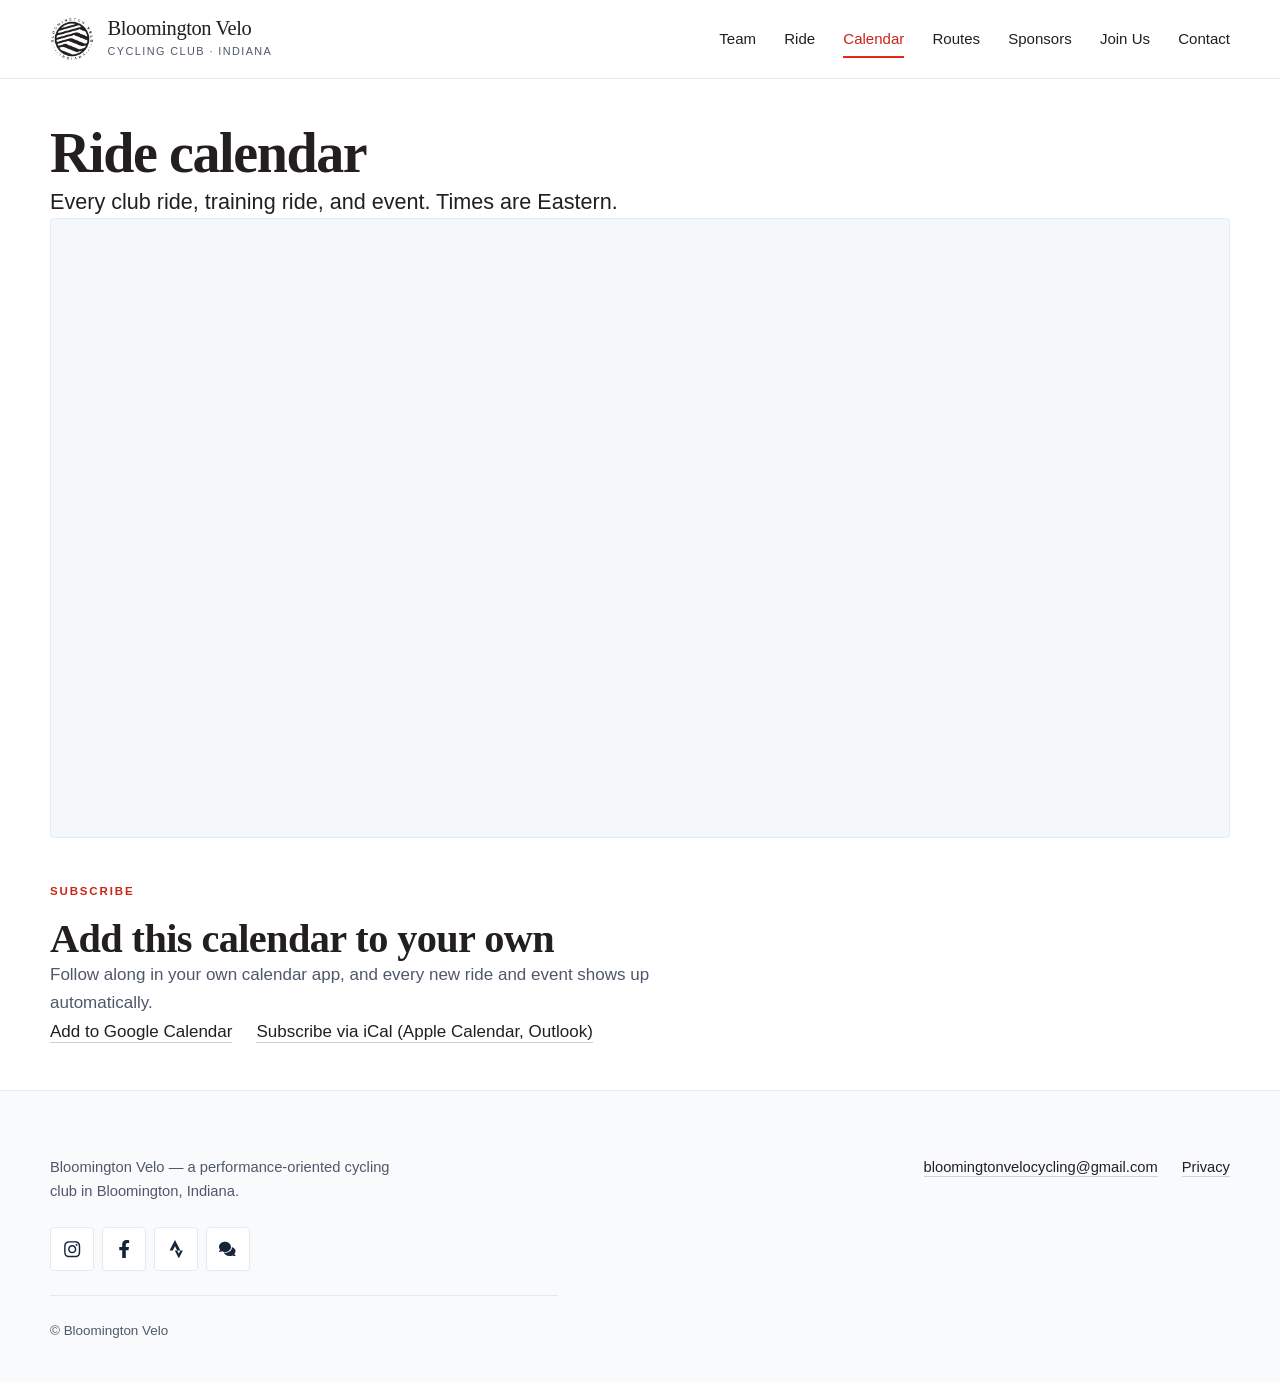
<file: ride/calendar/index.html>
<!doctype html>
<html lang="en">
<head>
<meta charset="utf-8">
<meta name="viewport" content="width=device-width, initial-scale=1">
<title>Ride Calendar | Bloomington Velo</title>
<meta name="description" content="The full Bloomington Velo ride and event calendar, including weekday group rides, weekend training rides, and races.">
<link rel="canonical" href="https://bloomingtonvelo.org/ride/calendar/">
<meta property="og:type" content="website">
<meta property="og:site_name" content="Bloomington Velo">
<meta property="og:title" content="Ride Calendar | Bloomington Velo">
<meta property="og:description" content="The full Bloomington Velo ride and event calendar, including weekday group rides, weekend training rides, and races.">
<meta property="og:url" content="https://bloomingtonvelo.org/ride/calendar/">
<meta property="og:image" content="https://bloomingtonvelo.org/assets/img/og-default.jpg">
<meta name="twitter:card" content="summary_large_image">
<meta name="theme-color" content="#17233B">
<link rel="icon" href="/assets/img/favicon-32.png" sizes="32x32">
<link rel="apple-touch-icon" href="/assets/img/apple-touch-icon.png">
<link rel="manifest" href="/site.webmanifest">
<link rel="stylesheet" href="/assets/css/site.css">
<script>document.documentElement.classList.add('js-nav');</script>
</head>
<body>
<a class="skip-link" href="#main">Skip to content</a>

<header class="site-header">
  <div class="wrap site-header__inner">
    <a class="site-header__brand" href="/">
      <img src="/assets/img/logo.png" alt="" width="270" height="270" class="site-header__logo">
      <span>
        <span class="site-header__name">Bloomington Velo</span>
        <span class="site-header__tag">Cycling Club &middot; Indiana</span>
      </span>
    </a>
    <button class="nav-toggle" type="button" aria-expanded="false" aria-controls="site-nav">
      <span class="visually-hidden">Menu</span>
      <span class="nav-toggle__bars" aria-hidden="true"></span>
    </button>
    <nav class="site-nav" id="site-nav" aria-label="Main" data-open="false">
      <ul>
        <li><a href="/team/">Team</a></li>
        <li><a href="/ride/">Ride</a></li>
        <li><a href="/ride/calendar/" aria-current="page">Calendar</a></li>
        <li><a href="/ride/routes/">Routes</a></li>
        <li><a href="/sponsors/">Sponsors</a></li>
        <li><a href="/join/">Join Us</a></li>
        <li><a href="/contact/">Contact</a></li>
      </ul>
    </nav>
  </div>
</header>

<main id="main" tabindex="-1">
<section class="section">
  <div class="wrap">
    <h1>Ride calendar</h1>
    <p class="lede">Every club ride, training ride, and event. Times are Eastern.</p>
    <div class="embed embed--calendar">
      <iframe title="Bloomington Velo club events calendar" loading="lazy" height="600" frameborder="0" scrolling="no"
        src="https://calendar.google.com/calendar/embed?height=600&amp;wkst=1&amp;bgcolor=%23ffffff&amp;ctz=America%2FIndiana%2FIndianapolis&amp;src=cjVsZjNhbDlibG9udGNzam5lZGJyMmYydTBAZ3JvdXAuY2FsZW5kYXIuZ29vZ2xlLmNvbQ&amp;color=%2317233B&amp;title=Bloomington%20Velo%20Club%20Events"></iframe>
    </div>
  </div>
</section>

<section class="section" aria-labelledby="subscribe-heading">
  <div class="wrap">
    <p class="eyebrow">Subscribe</p>
    <h2 id="subscribe-heading">Add this calendar to your own</h2>
    <div class="prose">
      <p>Follow along in your own calendar app, and every new ride and event shows up automatically.</p>
    </div>
    <ul class="link-list">
      <li><a href="https://calendar.google.com/calendar/u/0/r?cid=r5lf3al9blontcsjnedbr2f2u0@group.calendar.google.com" target="_blank" rel="noopener noreferrer">Add to Google Calendar</a></li>
      <li><a href="https://calendar.google.com/calendar/ical/r5lf3al9blontcsjnedbr2f2u0%40group.calendar.google.com/public/basic.ics" target="_blank" rel="noopener noreferrer">Subscribe via iCal (Apple Calendar, Outlook)</a></li>
    </ul>
  </div>
</section>
</main>

<footer class="site-footer">
  <div class="wrap site-footer__inner">
    <div class="site-footer__brand">
      <p class="site-footer__tagline">Bloomington Velo &mdash; a performance-oriented cycling club in Bloomington, Indiana.</p>
      <!-- Icons are Font Awesome Free 6 (CC BY 4.0, fontawesome.com/license/free),
           inlined rather than loaded from the CDN — see the .social block in
           assets/css/site.css for why. GroupMe has no Font Awesome brand mark,
           so it uses the solid "comments" glyph with a hidden label. -->
      <ul class="social">
        <li><a href="https://www.instagram.com/bloomingtonvelo/" target="_blank" rel="noopener noreferrer">
          <svg class="social__icon" viewBox="0 0 448 512" aria-hidden="true" focusable="false"><path d="M224.1 141c-63.6 0-114.9 51.3-114.9 114.9s51.3 114.9 114.9 114.9S339 319.5 339 255.9 287.7 141 224.1 141zm0 189.6c-41.1 0-74.7-33.5-74.7-74.7s33.5-74.7 74.7-74.7 74.7 33.5 74.7 74.7-33.6 74.7-74.7 74.7zm146.4-194.3c0 14.9-12 26.8-26.8 26.8-14.9 0-26.8-12-26.8-26.8s12-26.8 26.8-26.8 26.8 12 26.8 26.8zm76.1 27.2c-1.7-35.9-9.9-67.7-36.2-93.9-26.2-26.2-58-34.4-93.9-36.2-37-2.1-147.9-2.1-184.9 0-35.8 1.7-67.6 9.9-93.9 36.1s-34.4 58-36.2 93.9c-2.1 37-2.1 147.9 0 184.9 1.7 35.9 9.9 67.7 36.2 93.9s58 34.4 93.9 36.2c37 2.1 147.9 2.1 184.9 0 35.9-1.7 67.7-9.9 93.9-36.2 26.2-26.2 34.4-58 36.2-93.9 2.1-37 2.1-147.8 0-184.8zM398.8 388c-7.8 19.6-22.9 34.7-42.6 42.6-29.5 11.7-99.5 9-132.1 9s-102.7 2.6-132.1-9c-19.6-7.8-34.7-22.9-42.6-42.6-11.7-29.5-9-99.5-9-132.1s-2.6-102.7 9-132.1c7.8-19.6 22.9-34.7 42.6-42.6 29.5-11.7 99.5-9 132.1-9s102.7-2.6 132.1 9c19.6 7.8 34.7 22.9 42.6 42.6 11.7 29.5 9 99.5 9 132.1s2.7 102.7-9 132.1z"/></svg>
          <span class="visually-hidden">Instagram</span></a></li>
        <li><a href="https://www.facebook.com/bloomingtonvelo/" target="_blank" rel="noopener noreferrer">
          <svg class="social__icon" viewBox="0 0 320 512" aria-hidden="true" focusable="false"><path d="M279.14 288l14.22-92.66h-88.91v-60.13c0-25.35 12.42-50.06 52.24-50.06h40.42V6.26S260.43 0 225.36 0c-73.22 0-121.08 44.38-121.08 124.72v70.62H22.89V288h81.39v224h100.17V288z"/></svg>
          <span class="visually-hidden">Facebook</span></a></li>
        <li><a href="https://www.strava.com/clubs/329602" target="_blank" rel="noopener noreferrer">
          <svg class="social__icon" viewBox="0 0 384 512" aria-hidden="true" focusable="false"><path d="M158.4 0L7 292h89.2l62.2-116.1L220.1 292h88.5zm150.2 292l-43.9 88.2-44.6-88.2h-67.6l112.2 220 111.5-220z"/></svg>
          <span class="visually-hidden">Strava</span></a></li>
        <li><a href="https://groupme.com/join_group/40394360/clDtjgCN" target="_blank" rel="noopener noreferrer">
          <svg class="social__icon" viewBox="0 0 640 512" aria-hidden="true" focusable="false"><path d="M416 176c0 97.2-93.1 176-208 176c-38.2 0-73.9-8.7-104.7-23.9c-7.5 4-16 7.9-25.2 11.4C59.8 348.5 34.6 352 16 352c-6.9 0-13.1-4.5-15.2-11.1s.2-13.8 5.8-17.9c.2-.2 .6-.4 1.1-.8c1-.8 2.5-2 4.3-3.7c3.6-3.3 8.5-8.1 13.3-14.3c5.5-7 10.7-15.4 14.2-24.7C14.7 250.3 0 214.6 0 176C0 78.8 93.1 0 208 0S416 78.8 416 176zM231.5 383C348.9 379.5 448 303.3 448 208c0-9.3-.9-18.4-2.7-27.2C519.8 205.6 576 260.5 576 320c0 38.6-14.7 74.3-39.6 103.4c3.5 9.4 8.7 17.7 14.2 24.7c4.8 6.2 9.7 11 13.3 14.3c1.8 1.6 3.3 2.9 4.3 3.7c.5 .4 .9 .7 1.1 .8c5.6 4.1 7.9 11.3 5.8 17.9c-2.1 6.6-8.3 11.1-15.2 11.1c-18.6 0-43.8-3.5-66.1-12.5c-9.2-3.7-17.8-7.5-25.2-11.4C440.9 487.3 405.2 496 367 496c-97.4 0-179.4-56.7-202.5-133z"/></svg>
          <span class="visually-hidden">GroupMe</span></a></li>
      </ul>
    </div>
    <ul class="site-footer__links">
      <li><a href="mailto:bloomingtonvelocycling@gmail.com">bloomingtonvelocycling@gmail.com</a></li>
      <li><a href="/privacy-policy/">Privacy</a></li>
    </ul>
    <p class="site-footer__legal">&copy; Bloomington Velo</p>
  </div>
</footer>

<script src="/assets/js/nav.js" defer></script>
</body>
</html>
</file>
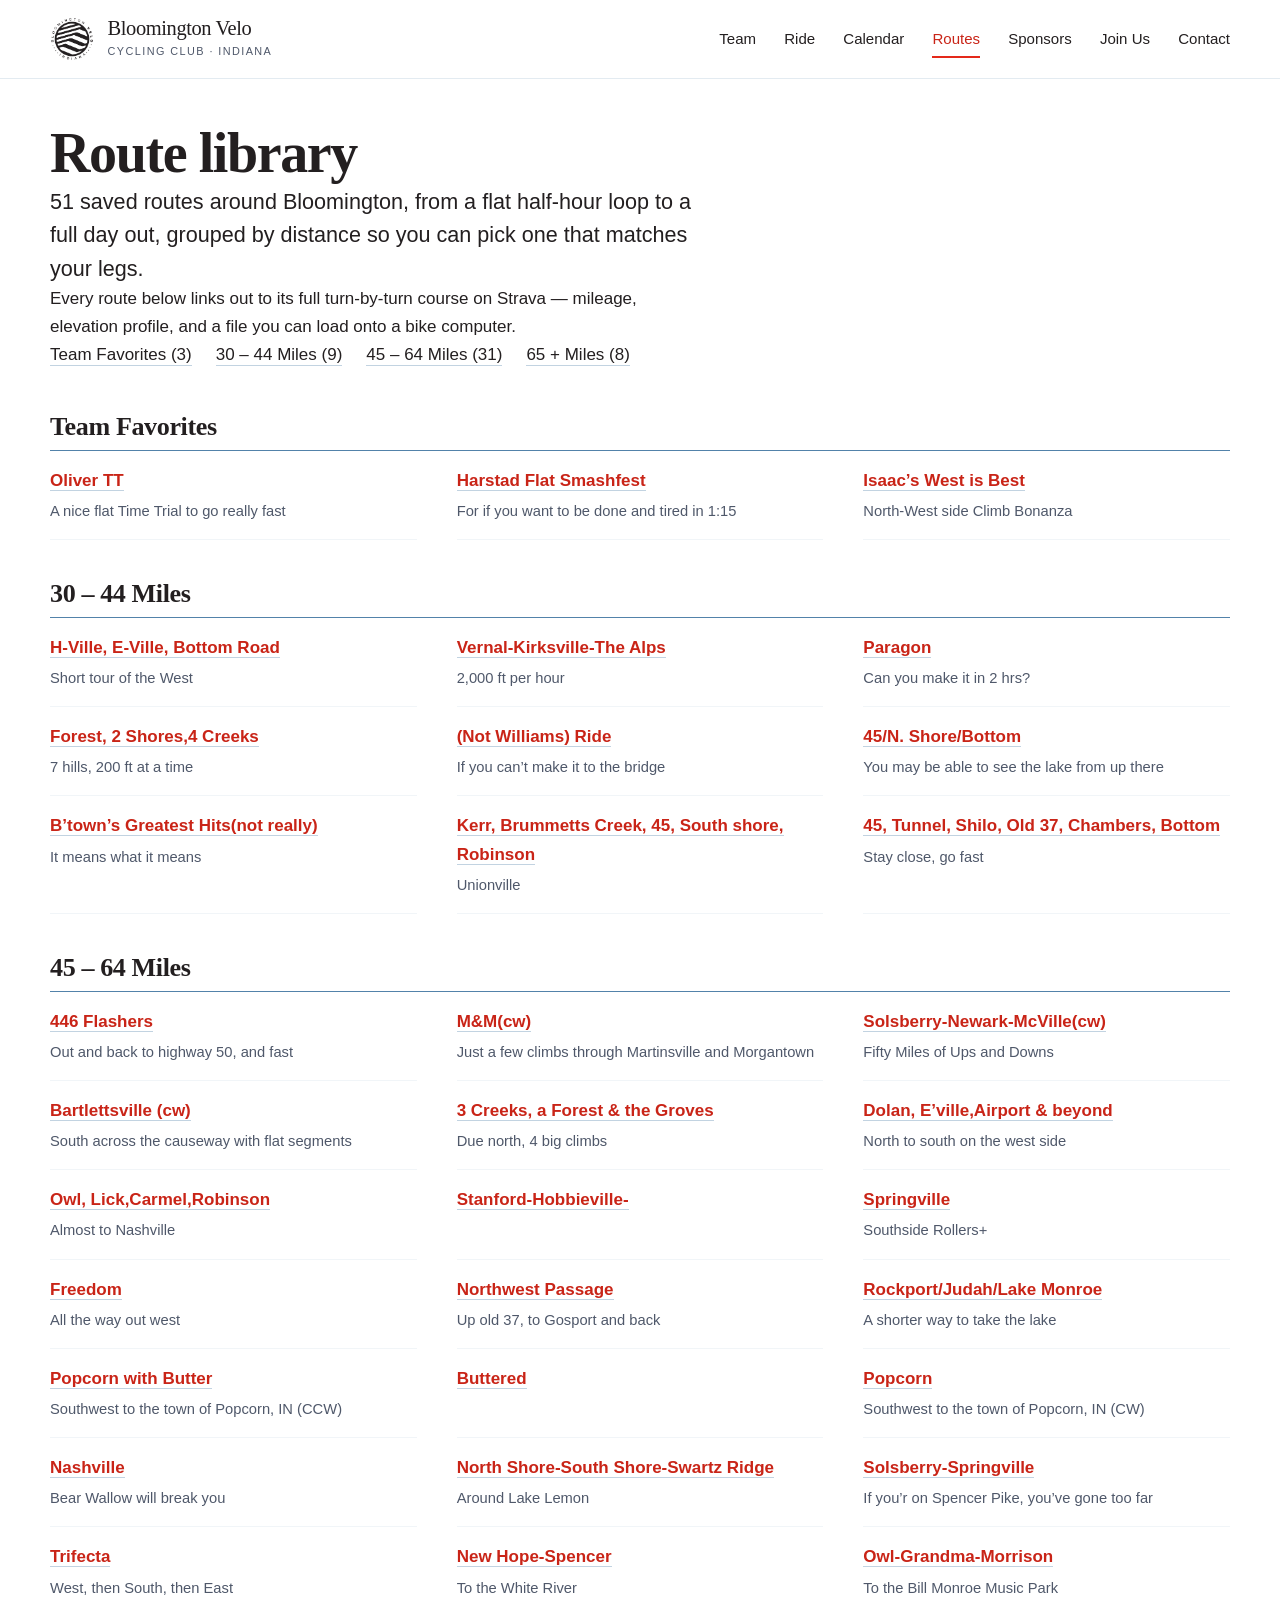
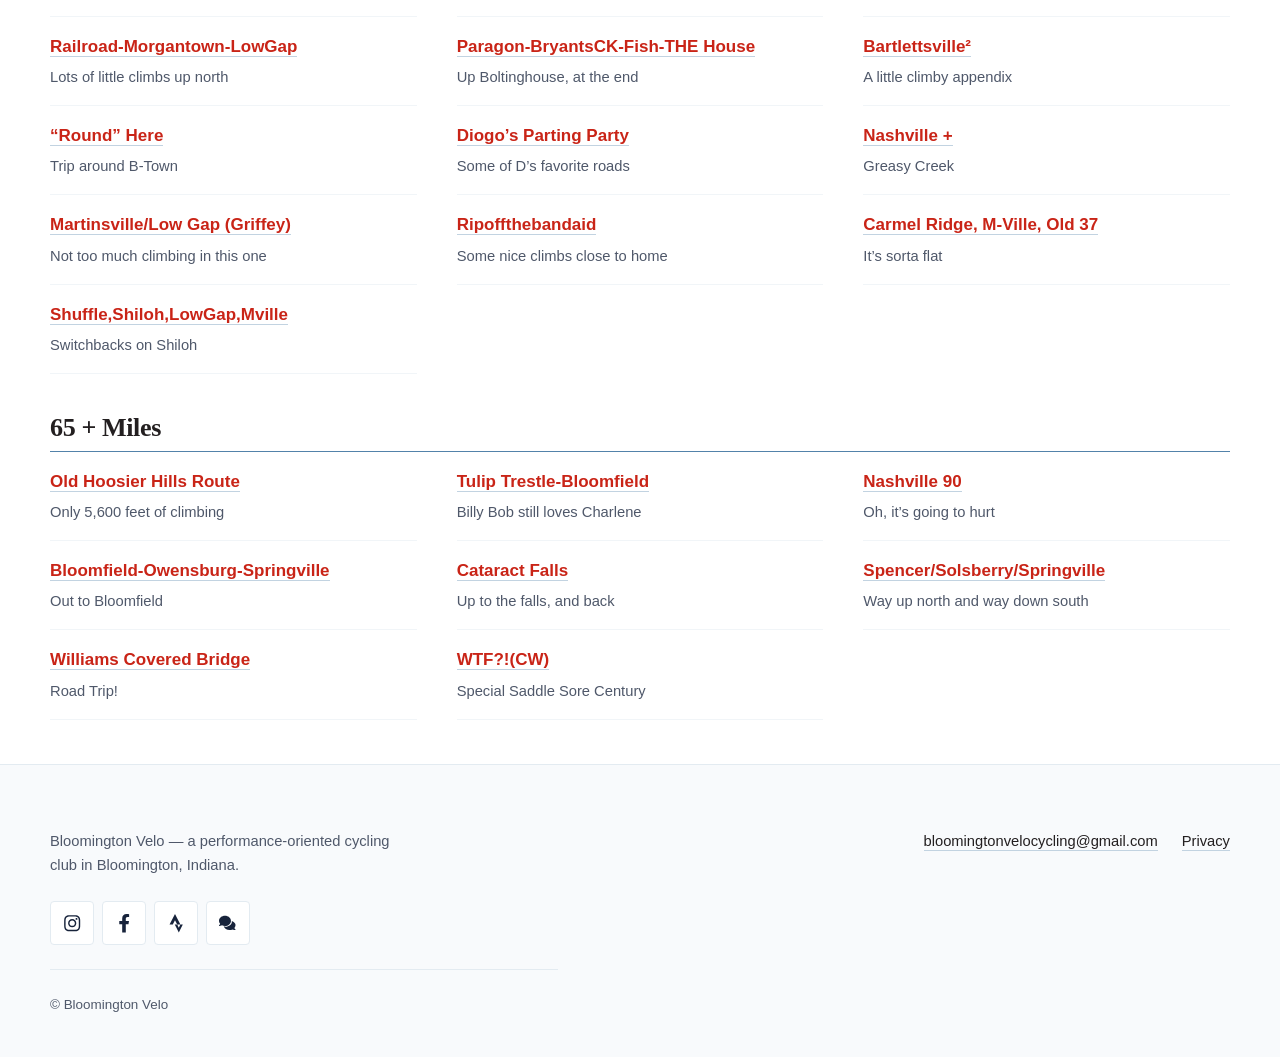
<file: ride/routes/index.html>
<!doctype html>
<html lang="en">
<head>
<meta charset="utf-8">
<meta name="viewport" content="width=device-width, initial-scale=1">
<title>Cycling Routes in Bloomington, Indiana | Bloomington Velo</title>
<meta name="description" content="51 cycling routes around Bloomington, Indiana, grouped by distance, with a Strava link for every ride.">
<link rel="canonical" href="https://bloomingtonvelo.org/ride/routes/">
<meta property="og:type" content="website">
<meta property="og:site_name" content="Bloomington Velo">
<meta property="og:title" content="Cycling Routes in Bloomington, Indiana | Bloomington Velo">
<meta property="og:description" content="51 cycling routes around Bloomington, Indiana, grouped by distance, with a Strava link for every ride.">
<meta property="og:url" content="https://bloomingtonvelo.org/ride/routes/">
<meta property="og:image" content="https://bloomingtonvelo.org/assets/img/og-default.jpg">
<meta name="twitter:card" content="summary_large_image">
<meta name="theme-color" content="#17233B">
<link rel="icon" href="/assets/img/favicon-32.png" sizes="32x32">
<link rel="apple-touch-icon" href="/assets/img/apple-touch-icon.png">
<link rel="manifest" href="/site.webmanifest">
<link rel="stylesheet" href="/assets/css/site.css">
<script>document.documentElement.classList.add('js-nav');</script>
</head>
<body>
<a class="skip-link" href="#main">Skip to content</a>

<header class="site-header">
  <div class="wrap site-header__inner">
    <a class="site-header__brand" href="/">
      <img src="/assets/img/logo.png" alt="" width="270" height="270" class="site-header__logo">
      <span>
        <span class="site-header__name">Bloomington Velo</span>
        <span class="site-header__tag">Cycling Club &middot; Indiana</span>
      </span>
    </a>
    <button class="nav-toggle" type="button" aria-expanded="false" aria-controls="site-nav">
      <span class="visually-hidden">Menu</span>
      <span class="nav-toggle__bars" aria-hidden="true"></span>
    </button>
    <nav class="site-nav" id="site-nav" aria-label="Main" data-open="false">
      <ul>
        <li><a href="/team/">Team</a></li>
        <li><a href="/ride/">Ride</a></li>
        <li><a href="/ride/calendar/">Calendar</a></li>
        <li><a href="/ride/routes/" aria-current="page">Routes</a></li>
        <li><a href="/sponsors/">Sponsors</a></li>
        <li><a href="/join/">Join Us</a></li>
        <li><a href="/contact/">Contact</a></li>
      </ul>
    </nav>
  </div>
</header>

<main id="main" tabindex="-1">
<section class="section">
  <div class="wrap">
    <h1>Route library</h1>
    <p class="lede">51 saved routes around Bloomington, from a flat half-hour loop to a full day out, grouped by distance so you can pick one that matches your legs.</p>
    <p>Every route below links out to its full turn-by-turn course on Strava &mdash; mileage, elevation profile, and a file you can load onto a bike computer.</p>
    <nav aria-label="Route groups">
      <ul class="link-list">
        <li><a href="#team-favorites">Team Favorites (3)</a></li>
        <li><a href="#30-44-miles">30 &ndash; 44 Miles (9)</a></li>
        <li><a href="#45-64-miles">45 &ndash; 64 Miles (31)</a></li>
        <li><a href="#65-miles">65 + Miles (8)</a></li>
      </ul>
    </nav>
  </div>
</section>

<div class="section">
  <div class="wrap">
  <section class="route-group" id="team-favorites" aria-labelledby="team-favorites-heading">
    <h2 id="team-favorites-heading">Team Favorites</h2>
    <ul class="route-list">
      <li class="route"><a href="https://www.strava.com/routes/24665993" target="_blank" rel="noopener noreferrer">Oliver TT</a> <span class="route__desc">A nice flat Time Trial to go really fast</span></li>
      <li class="route"><a href="https://www.strava.com/segments/20391088" target="_blank" rel="noopener noreferrer">Harstad Flat Smashfest</a> <span class="route__desc">For if you want to be done and tired in 1:15</span></li>
      <li class="route"><a href="https://www.strava.com/routes/2738014567283918702" target="_blank" rel="noopener noreferrer">Isaac&rsquo;s West is Best</a> <span class="route__desc">North-West side Climb Bonanza</span></li>
    </ul>
  </section>
  <section class="route-group" id="30-44-miles" aria-labelledby="30-44-miles-heading">
    <h2 id="30-44-miles-heading">30 &ndash; 44 Miles</h2>
    <ul class="route-list">
      <li class="route"><a href="https://www.strava.com/routes/2780278170227300434" target="_blank" rel="noopener noreferrer">H-Ville, E-Ville, Bottom Road</a> <span class="route__desc">Short tour of the West</span></li>
      <li class="route"><a href="https://www.strava.com/routes/2729160898044132048" target="_blank" rel="noopener noreferrer">Vernal-Kirksville-The Alps</a> <span class="route__desc">2,000 ft per hour</span></li>
      <li class="route"><a href="https://www.strava.com/routes/2726664994242171628" target="_blank" rel="noopener noreferrer">Paragon</a> <span class="route__desc">Can you make it in 2 hrs?</span></li>
      <li class="route"><a href="https://www.strava.com/routes/2723916469781808014" target="_blank" rel="noopener noreferrer">Forest, 2 Shores,4 Creeks</a> <span class="route__desc">7 hills, 200 ft at a time</span></li>
      <li class="route"><a href="https://www.strava.com/routes/2719230454939750190" target="_blank" rel="noopener noreferrer">(Not Williams) Ride</a> <span class="route__desc">If you can&rsquo;t make it to the bridge</span></li>
      <li class="route"><a href="https://www.strava.com/routes/2719232003409090350" target="_blank" rel="noopener noreferrer">45/N. Shore/Bottom</a> <span class="route__desc">You may be able to see the lake from up there</span></li>
      <li class="route"><a href="https://www.strava.com/routes/2713958708295525036" target="_blank" rel="noopener noreferrer">B&rsquo;town&rsquo;s Greatest Hits(not really)</a> <span class="route__desc">It means what it means</span></li>
      <li class="route"><a href="https://www.strava.com/routes/2711585649669942028" target="_blank" rel="noopener noreferrer">Kerr, Brummetts Creek, 45, South shore, Robinson</a> <span class="route__desc">Unionville</span></li>
      <li class="route"><a href="https://www.strava.com/routes/2709058117370675384" target="_blank" rel="noopener noreferrer">45, Tunnel, Shilo, Old 37, Chambers, Bottom</a> <span class="route__desc">Stay close, go fast</span></li>
    </ul>
  </section>
  <section class="route-group" id="45-64-miles" aria-labelledby="45-64-miles-heading">
    <h2 id="45-64-miles-heading">45 &ndash; 64 Miles</h2>
    <ul class="route-list">
      <li class="route"><a href="https://www.strava.com/routes/2775009208777121092" target="_blank" rel="noopener noreferrer">446 Flashers</a> <span class="route__desc">Out and back to highway 50, and fast</span></li>
      <li class="route"><a href="https://www.strava.com/routes/2780275883093094482" target="_blank" rel="noopener noreferrer">M&amp;M(cw)</a> <span class="route__desc">Just a few climbs through Martinsville and Morgantown</span></li>
      <li class="route"><a href="https://www.strava.com/routes/2752013920244682940" target="_blank" rel="noopener noreferrer">Solsberry-Newark-McVille(cw)</a> <span class="route__desc">Fifty Miles of Ups and Downs</span></li>
      <li class="route"><a href="https://www.strava.com/routes/2777695600796191942" target="_blank" rel="noopener noreferrer">Bartlettsville (cw)</a> <span class="route__desc">South across the causeway with flat segments</span></li>
      <li class="route"><a href="https://www.strava.com/routes/2739284283245387698" target="_blank" rel="noopener noreferrer">3 Creeks, a Forest &amp; the Groves</a> <span class="route__desc">Due north, 4 big climbs</span></li>
      <li class="route"><a href="https://www.strava.com/routes/2714122208184638124" target="_blank" rel="noopener noreferrer">Dolan, E&rsquo;ville,Airport &amp; beyond</a> <span class="route__desc">North to south on the west side</span></li>
      <li class="route"><a href="https://www.strava.com/routes/2708869523865827490" target="_blank" rel="noopener noreferrer">Owl, Lick,Carmel,Robinson</a> <span class="route__desc">Almost to Nashville</span></li>
      <li class="route"><a href="https://www.strava.com/routes/2769791863478727940" target="_blank" rel="noopener noreferrer">Stanford-Hobbieville-</a></li>
      <li class="route"><a href="https://www.strava.com/routes/2769791863478727940" target="_blank" rel="noopener noreferrer">Springville</a> <span class="route__desc">Southside Rollers+</span></li>
      <li class="route"><a href="https://www.strava.com/routes/2723918329066548638" target="_blank" rel="noopener noreferrer">Freedom</a> <span class="route__desc">All the way out west</span></li>
      <li class="route"><a href="https://www.strava.com/routes/2767085504203727378" target="_blank" rel="noopener noreferrer">Northwest Passage</a> <span class="route__desc">Up old 37, to Gosport and back</span></li>
      <li class="route"><a href="https://www.strava.com/routes/2764857299890227334" target="_blank" rel="noopener noreferrer">Rockport/Judah/Lake Monroe</a> <span class="route__desc">A shorter way to take the lake</span></li>
      <li class="route"><a href="https://www.strava.com/routes/2708351282122106038" target="_blank" rel="noopener noreferrer">Popcorn with Butter</a> <span class="route__desc">Southwest to the town of Popcorn, IN (CCW)</span></li>
      <li class="route"><a href="https://www.strava.com/routes/2759630324309341696" target="_blank" rel="noopener noreferrer">Buttered</a></li>
      <li class="route"><a href="https://www.strava.com/routes/2759630324309341696" target="_blank" rel="noopener noreferrer">Popcorn</a> <span class="route__desc">Southwest to the town of Popcorn, IN (CW)</span></li>
      <li class="route"><a href="https://www.strava.com/routes/2759631849124866770" target="_blank" rel="noopener noreferrer">Nashville</a> <span class="route__desc">Bear Wallow will break you</span></li>
      <li class="route"><a href="https://www.strava.com/routes/2757239053368525258" target="_blank" rel="noopener noreferrer">North Shore-South Shore-Swartz Ridge</a> <span class="route__desc">Around Lake Lemon</span></li>
      <li class="route"><a href="https://www.strava.com/routes/2757240193400281710" target="_blank" rel="noopener noreferrer">Solsberry-Springville</a> <span class="route__desc">If you&rsquo;r on Spencer Pike, you&rsquo;ve gone too far</span></li>
      <li class="route"><a href="https://www.strava.com/routes/2754325541830619908" target="_blank" rel="noopener noreferrer">Trifecta</a> <span class="route__desc">West, then South, then East</span></li>
      <li class="route"><a href="https://www.strava.com/routes/2752020087363761340" target="_blank" rel="noopener noreferrer">New Hope-Spencer</a> <span class="route__desc">To the White River</span></li>
      <li class="route"><a href="https://www.strava.com/routes/2749474062037745364" target="_blank" rel="noopener noreferrer">Owl-Grandma-Morrison</a> <span class="route__desc">To the Bill Monroe Music Park</span></li>
      <li class="route"><a href="https://www.strava.com/routes/2746923629450153640" target="_blank" rel="noopener noreferrer">Railroad-Morgantown-LowGap</a> <span class="route__desc">Lots of little climbs up north</span></li>
      <li class="route"><a href="https://www.strava.com/routes/2745035658662838622" target="_blank" rel="noopener noreferrer">Paragon-BryantsCK-Fish-THE House</a> <span class="route__desc">Up Boltinghouse, at the end</span></li>
      <li class="route"><a href="https://www.strava.com/routes/2741843074233322112" target="_blank" rel="noopener noreferrer">Bartlettsville&sup2;</a> <span class="route__desc">A little climby appendix</span></li>
      <li class="route"><a href="https://www.strava.com/routes/2736765689541687414" target="_blank" rel="noopener noreferrer">&ldquo;Round&rdquo; Here</a> <span class="route__desc">Trip around B-Town</span></li>
      <li class="route"><a href="https://www.strava.com/routes/2734085576587111012" target="_blank" rel="noopener noreferrer">Diogo&rsquo;s Parting Party</a> <span class="route__desc">Some of D&rsquo;s favorite roads</span></li>
      <li class="route"><a href="https://www.strava.com/routes/2731704383294408332" target="_blank" rel="noopener noreferrer">Nashville +</a> <span class="route__desc">Greasy Creek</span></li>
      <li class="route"><a href="https://www.strava.com/routes/2729156639305393582" target="_blank" rel="noopener noreferrer">Martinsville/Low Gap (Griffey)</a> <span class="route__desc">Not too much climbing in this one</span></li>
      <li class="route"><a href="https://www.strava.com/routes/2721224229421300662" target="_blank" rel="noopener noreferrer">Ripoffthebandaid</a> <span class="route__desc">Some nice climbs close to home</span></li>
      <li class="route"><a href="https://www.strava.com/routes/2714119131393533416" target="_blank" rel="noopener noreferrer">Carmel Ridge, M-Ville, Old 37</a> <span class="route__desc">It&rsquo;s sorta flat</span></li>
      <li class="route"><a href="https://www.strava.com/routes/28626826" target="_blank" rel="noopener noreferrer">Shuffle,Shiloh,LowGap,Mville</a> <span class="route__desc">Switchbacks on Shiloh</span></li>
    </ul>
  </section>
  <section class="route-group" id="65-miles" aria-labelledby="65-miles-heading">
    <h2 id="65-miles-heading">65 + Miles</h2>
    <ul class="route-list">
      <li class="route"><a href="https://www.strava.com/routes/2749470227513380326" target="_blank" rel="noopener noreferrer">Old Hoosier Hills Route</a> <span class="route__desc">Only 5,600 feet of climbing</span></li>
      <li class="route"><a href="https://www.strava.com/routes/2744398695100135936" target="_blank" rel="noopener noreferrer">Tulip Trestle-Bloomfield</a> <span class="route__desc">Billy Bob still loves Charlene</span></li>
      <li class="route"><a href="https://www.strava.com/routes/28292592" target="_blank" rel="noopener noreferrer">Nashville 90</a> <span class="route__desc">Oh, it&rsquo;s going to hurt</span></li>
      <li class="route"><a href="https://www.strava.com/routes/2731333543166286218" target="_blank" rel="noopener noreferrer">Bloomfield-Owensburg-Springville</a> <span class="route__desc">Out to Bloomfield</span></li>
      <li class="route"><a href="https://www.strava.com/routes/2726264042764051016" target="_blank" rel="noopener noreferrer">Cataract Falls</a> <span class="route__desc">Up to the falls, and back</span></li>
      <li class="route"><a href="https://www.strava.com/routes/2721219443646254006" target="_blank" rel="noopener noreferrer">Spencer/Solsberry/Springville</a> <span class="route__desc">Way up north and way down south</span></li>
      <li class="route"><a href="https://www.strava.com/routes/2719227512416319252" target="_blank" rel="noopener noreferrer">Williams Covered Bridge</a> <span class="route__desc">Road Trip!</span></li>
      <li class="route"><a href="https://www.strava.com/routes/28558373" target="_blank" rel="noopener noreferrer">WTF?!(CW)</a> <span class="route__desc">Special Saddle Sore Century</span></li>
    </ul>
  </section>
  </div>
</div>
</main>

<footer class="site-footer">
  <div class="wrap site-footer__inner">
    <div class="site-footer__brand">
      <p class="site-footer__tagline">Bloomington Velo &mdash; a performance-oriented cycling club in Bloomington, Indiana.</p>
      <!-- Icons are Font Awesome Free 6 (CC BY 4.0, fontawesome.com/license/free),
           inlined rather than loaded from the CDN — see the .social block in
           assets/css/site.css for why. GroupMe has no Font Awesome brand mark,
           so it uses the solid "comments" glyph with a hidden label. -->
      <ul class="social">
        <li><a href="https://www.instagram.com/bloomingtonvelo/" target="_blank" rel="noopener noreferrer">
          <svg class="social__icon" viewBox="0 0 448 512" aria-hidden="true" focusable="false"><path d="M224.1 141c-63.6 0-114.9 51.3-114.9 114.9s51.3 114.9 114.9 114.9S339 319.5 339 255.9 287.7 141 224.1 141zm0 189.6c-41.1 0-74.7-33.5-74.7-74.7s33.5-74.7 74.7-74.7 74.7 33.5 74.7 74.7-33.6 74.7-74.7 74.7zm146.4-194.3c0 14.9-12 26.8-26.8 26.8-14.9 0-26.8-12-26.8-26.8s12-26.8 26.8-26.8 26.8 12 26.8 26.8zm76.1 27.2c-1.7-35.9-9.9-67.7-36.2-93.9-26.2-26.2-58-34.4-93.9-36.2-37-2.1-147.9-2.1-184.9 0-35.8 1.7-67.6 9.9-93.9 36.1s-34.4 58-36.2 93.9c-2.1 37-2.1 147.9 0 184.9 1.7 35.9 9.9 67.7 36.2 93.9s58 34.4 93.9 36.2c37 2.1 147.9 2.1 184.9 0 35.9-1.7 67.7-9.9 93.9-36.2 26.2-26.2 34.4-58 36.2-93.9 2.1-37 2.1-147.8 0-184.8zM398.8 388c-7.8 19.6-22.9 34.7-42.6 42.6-29.5 11.7-99.5 9-132.1 9s-102.7 2.6-132.1-9c-19.6-7.8-34.7-22.9-42.6-42.6-11.7-29.5-9-99.5-9-132.1s-2.6-102.7 9-132.1c7.8-19.6 22.9-34.7 42.6-42.6 29.5-11.7 99.5-9 132.1-9s102.7-2.6 132.1 9c19.6 7.8 34.7 22.9 42.6 42.6 11.7 29.5 9 99.5 9 132.1s2.7 102.7-9 132.1z"/></svg>
          <span class="visually-hidden">Instagram</span></a></li>
        <li><a href="https://www.facebook.com/bloomingtonvelo/" target="_blank" rel="noopener noreferrer">
          <svg class="social__icon" viewBox="0 0 320 512" aria-hidden="true" focusable="false"><path d="M279.14 288l14.22-92.66h-88.91v-60.13c0-25.35 12.42-50.06 52.24-50.06h40.42V6.26S260.43 0 225.36 0c-73.22 0-121.08 44.38-121.08 124.72v70.62H22.89V288h81.39v224h100.17V288z"/></svg>
          <span class="visually-hidden">Facebook</span></a></li>
        <li><a href="https://www.strava.com/clubs/329602" target="_blank" rel="noopener noreferrer">
          <svg class="social__icon" viewBox="0 0 384 512" aria-hidden="true" focusable="false"><path d="M158.4 0L7 292h89.2l62.2-116.1L220.1 292h88.5zm150.2 292l-43.9 88.2-44.6-88.2h-67.6l112.2 220 111.5-220z"/></svg>
          <span class="visually-hidden">Strava</span></a></li>
        <li><a href="https://groupme.com/join_group/40394360/clDtjgCN" target="_blank" rel="noopener noreferrer">
          <svg class="social__icon" viewBox="0 0 640 512" aria-hidden="true" focusable="false"><path d="M416 176c0 97.2-93.1 176-208 176c-38.2 0-73.9-8.7-104.7-23.9c-7.5 4-16 7.9-25.2 11.4C59.8 348.5 34.6 352 16 352c-6.9 0-13.1-4.5-15.2-11.1s.2-13.8 5.8-17.9c.2-.2 .6-.4 1.1-.8c1-.8 2.5-2 4.3-3.7c3.6-3.3 8.5-8.1 13.3-14.3c5.5-7 10.7-15.4 14.2-24.7C14.7 250.3 0 214.6 0 176C0 78.8 93.1 0 208 0S416 78.8 416 176zM231.5 383C348.9 379.5 448 303.3 448 208c0-9.3-.9-18.4-2.7-27.2C519.8 205.6 576 260.5 576 320c0 38.6-14.7 74.3-39.6 103.4c3.5 9.4 8.7 17.7 14.2 24.7c4.8 6.2 9.7 11 13.3 14.3c1.8 1.6 3.3 2.9 4.3 3.7c.5 .4 .9 .7 1.1 .8c5.6 4.1 7.9 11.3 5.8 17.9c-2.1 6.6-8.3 11.1-15.2 11.1c-18.6 0-43.8-3.5-66.1-12.5c-9.2-3.7-17.8-7.5-25.2-11.4C440.9 487.3 405.2 496 367 496c-97.4 0-179.4-56.7-202.5-133z"/></svg>
          <span class="visually-hidden">GroupMe</span></a></li>
      </ul>
    </div>
    <ul class="site-footer__links">
      <li><a href="mailto:bloomingtonvelocycling@gmail.com">bloomingtonvelocycling@gmail.com</a></li>
      <li><a href="/privacy-policy/">Privacy</a></li>
    </ul>
    <p class="site-footer__legal">&copy; Bloomington Velo</p>
  </div>
</footer>

<script src="/assets/js/nav.js" defer></script>
</body>
</html>
</file>
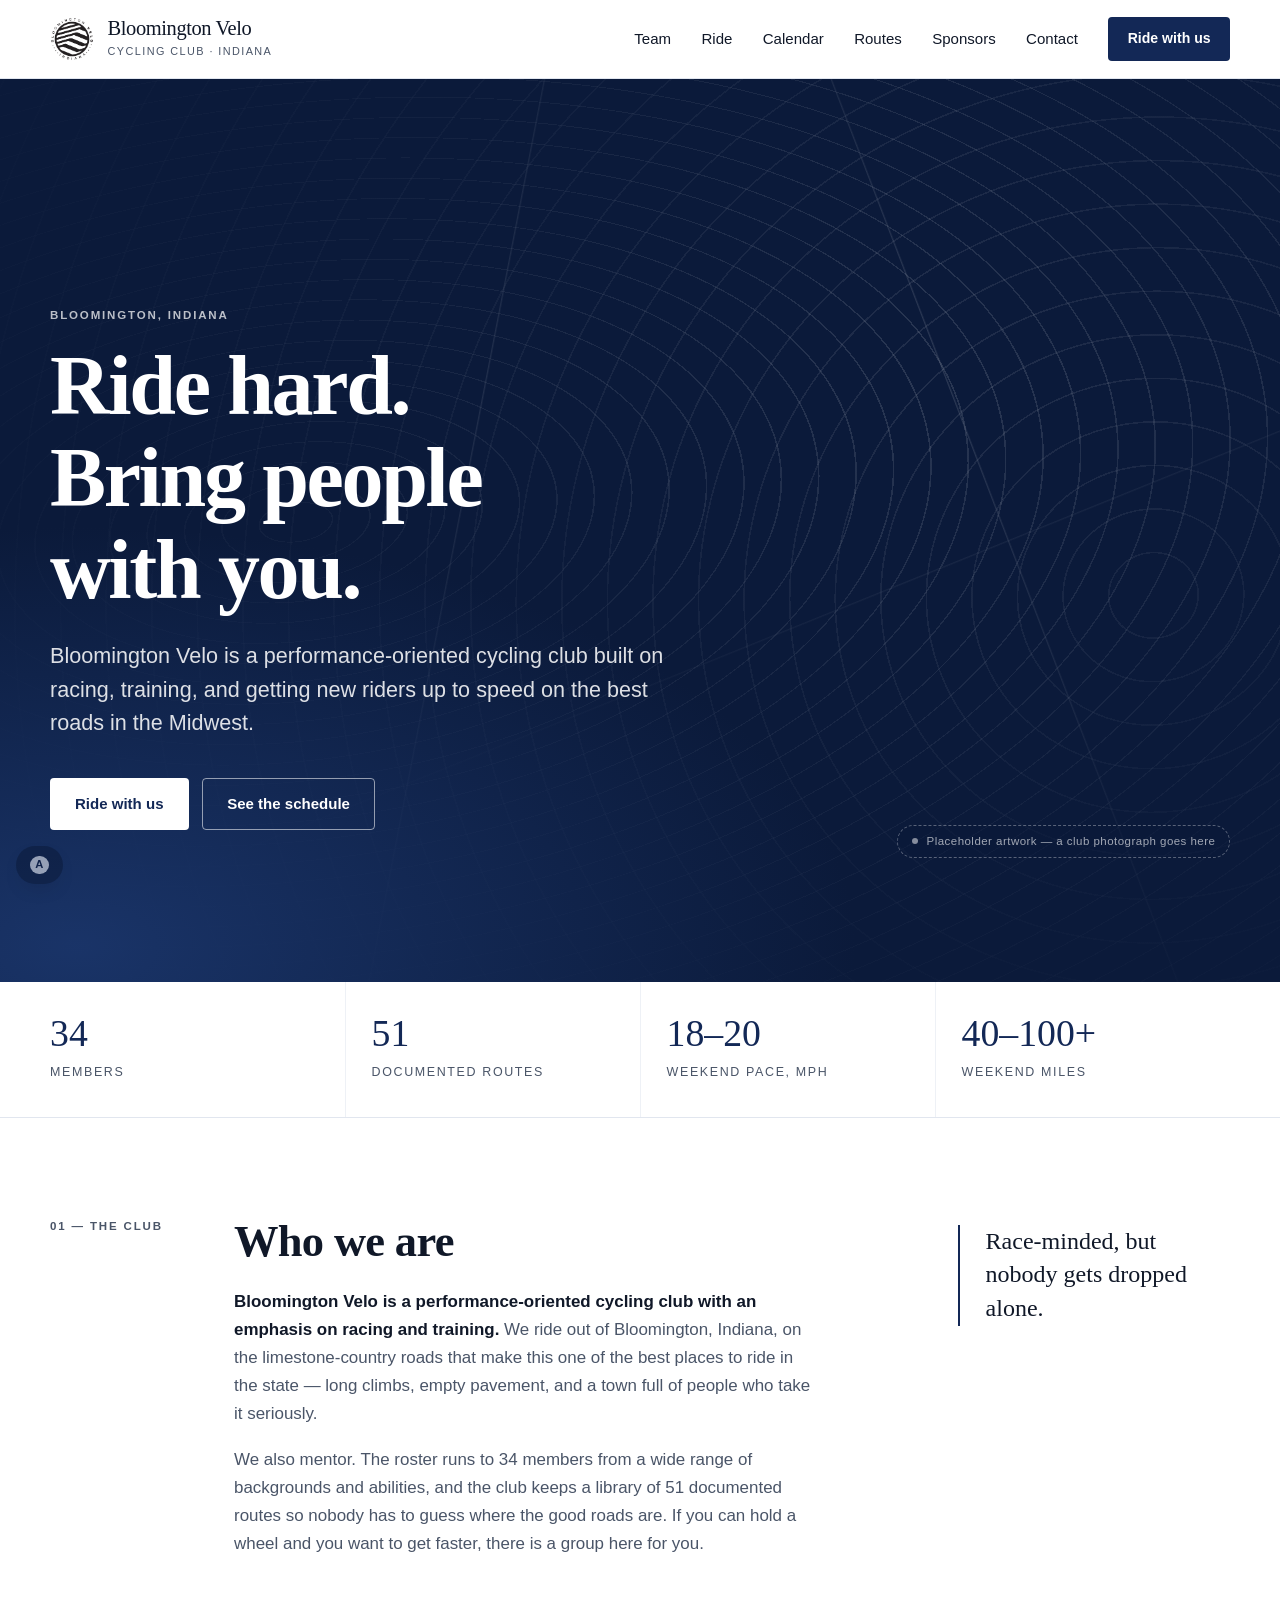
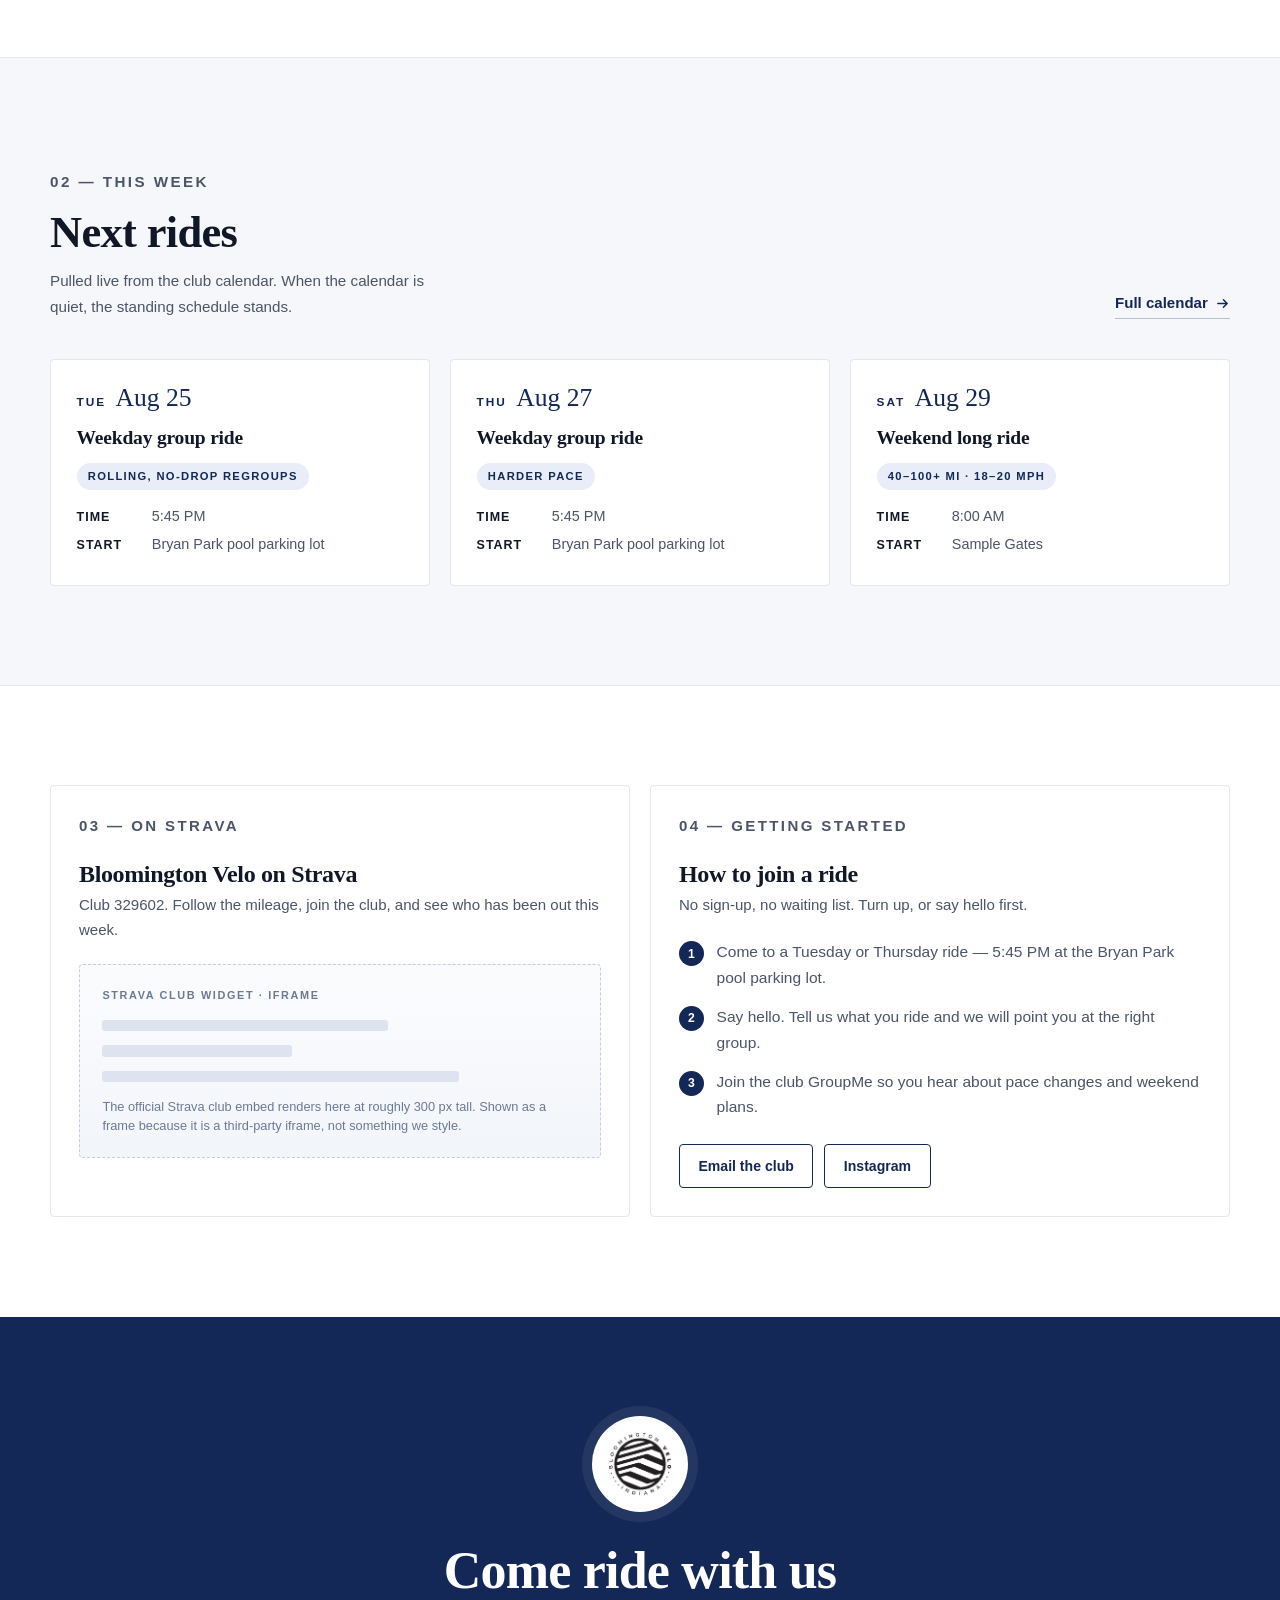
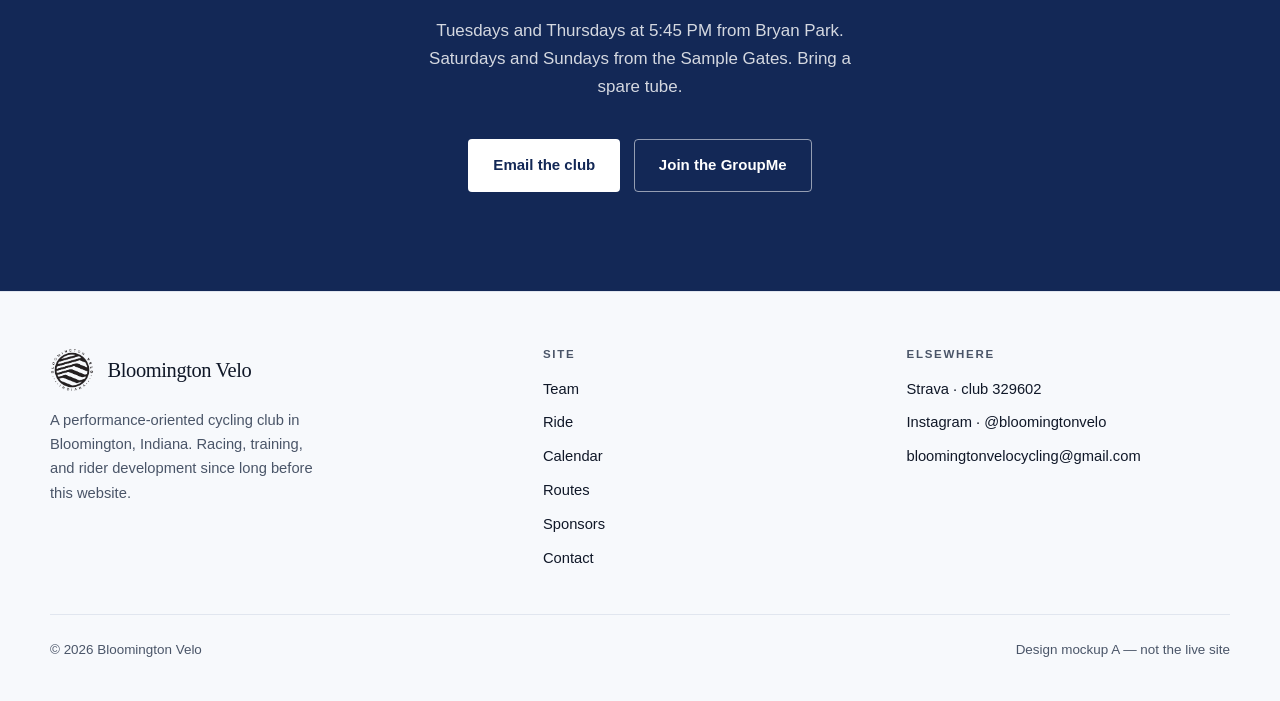
<file: _design/mockup-a.html>
<!doctype html>
<html lang="en">
<head>
<meta charset="utf-8">
<meta name="viewport" content="width=device-width, initial-scale=1">
<title>Mockup A — Modern refresh | Bloomington Velo</title>
<meta name="description" content="Design mockup A for bloomingtonvelo.org: a modern refresh in navy and white with generous whitespace and restrained editorial typography.">
<style>
/* ============================================================
   MOCKUP A — MODERN REFRESH
   Navy and white. Generous whitespace. Editorial serif headings
   over a humanist sans. Content in quiet, hairline-ruled cards.
   The intent: the club a member already knows, printed properly.
   ============================================================ */

:root{
  --navy:#132856;
  --navy-deep:#0B1A3A;
  --navy-mid:#1D3A73;
  --ink:#101828;
  --muted:#4A5568;
  --line:#E1E6EF;
  --line-soft:#EEF1F6;
  --paper:#FFFFFF;
  --mist:#F5F7FA;

  --serif:"Iowan Old Style","Palatino Linotype","Book Antiqua",Palatino,"Hoefler Text",Georgia,"Times New Roman",serif;
  --sans:"Segoe UI",-apple-system,BlinkMacSystemFont,"Helvetica Neue",Helvetica,Arial,sans-serif;

  --shell:min(1180px, 100% - 3rem);
  --radius:4px;
}

*,*::before,*::after{box-sizing:border-box}
html{-webkit-text-size-adjust:100%;scroll-behavior:smooth}
body{
  margin:0;
  background:var(--paper);
  color:var(--ink);
  font-family:var(--sans);
  font-size:clamp(1rem,0.97rem + 0.15vw,1.0625rem);
  line-height:1.65;
  -webkit-font-smoothing:antialiased;
}
img{max-width:100%;display:block}
a{color:var(--navy);text-underline-offset:0.18em;text-decoration-thickness:1px}
h1,h2,h3{font-family:var(--serif);font-weight:600;letter-spacing:-0.015em;line-height:1.1;margin:0}
p{margin:0}
ul{margin:0;padding:0;list-style:none}

/* --- focus ------------------------------------------------- */
:focus-visible{
  outline:3px solid var(--navy-mid);
  outline-offset:3px;
  border-radius:2px;
}
.on-navy :focus-visible,.hero :focus-visible,.join :focus-visible{
  outline-color:#FFFFFF;
}
.skip{
  position:absolute;left:1rem;top:-4rem;z-index:99;
  background:var(--navy);color:#fff;padding:0.75rem 1.1rem;border-radius:var(--radius);
  font-size:0.9rem;font-weight:600;text-decoration:none;transition:top .18s ease;
}
.skip:focus{top:1rem}

.shell{width:var(--shell);margin-inline:auto}
.eyebrow{
  font-family:var(--sans);
  font-size:0.72rem;font-weight:700;text-transform:uppercase;
  letter-spacing:0.16em;color:var(--muted);margin:0 0 0.9rem;
}

/* ============ HEADER ======================================== */
.site-header{
  position:sticky;top:0;z-index:40;
  background:rgba(255,255,255,0.92);
  backdrop-filter:saturate(1.4) blur(10px);
  border-bottom:1px solid var(--line);
}
.header-inner{
  width:var(--shell);margin-inline:auto;
  display:flex;align-items:center;gap:1.5rem;
  min-height:78px;
}
.brand{display:flex;align-items:center;gap:0.85rem;text-decoration:none;color:inherit}
.brand img{width:44px;height:44px}
.brand-name{font-family:var(--serif);font-size:1.28rem;letter-spacing:-0.02em;line-height:1;display:block}
.brand-sub{
  display:block;font-size:0.68rem;letter-spacing:0.13em;text-transform:uppercase;
  color:var(--muted);margin-top:0.28rem;
}
.nav{margin-left:auto}
.nav ul{display:flex;gap:1.9rem;align-items:center}
.nav a{
  text-decoration:none;color:var(--ink);font-size:0.94rem;
  padding:0.4rem 0;position:relative;display:inline-block;
}
.nav a::after{
  content:"";position:absolute;left:0;right:0;bottom:0;height:2px;
  background:var(--navy);transform:scaleX(0);transform-origin:left;
  transition:transform .22s cubic-bezier(.2,.7,.3,1);
}
.nav a:hover::after,.nav a:focus-visible::after{transform:scaleX(1)}

.btn{
  display:inline-flex;align-items:center;justify-content:center;gap:0.5rem;
  font-family:var(--sans);font-size:0.94rem;font-weight:600;
  padding:0.8rem 1.5rem;border-radius:var(--radius);
  text-decoration:none;border:1px solid transparent;cursor:pointer;
  transition:background .18s ease,color .18s ease,border-color .18s ease,transform .18s ease;
}
.btn-primary{background:var(--navy);color:#fff}
.btn-primary:hover{background:var(--navy-mid);transform:translateY(-1px)}
.btn-ghost{border-color:rgba(255,255,255,0.55);color:#fff}
.btn-ghost:hover{background:rgba(255,255,255,0.12);border-color:#fff}
.btn-outline{border-color:var(--navy);color:var(--navy)}
.btn-outline:hover{background:var(--navy);color:#fff}
.btn-sm{padding:0.6rem 1.15rem;font-size:0.88rem}
.header-cta{margin-left:0.4rem}
.menu-toggle{
  display:none;align-items:center;gap:0.5rem;cursor:pointer;
  font-family:var(--sans);font-size:0.82rem;font-weight:700;text-transform:uppercase;letter-spacing:0.12em;
  border:1px solid var(--line);border-radius:var(--radius);padding:0.6rem 0.9rem;
  color:var(--navy);background:#fff;
}
.menu-toggle::after{
  content:"";width:0.55rem;height:0.55rem;border-right:2px solid currentColor;border-bottom:2px solid currentColor;
  transform:rotate(45deg) translate(-2px,-2px);transition:transform .2s ease;
}
.menu-toggle[aria-expanded="true"]::after{transform:rotate(-135deg) translate(-2px,-2px)}

/* ============ HERO ========================================== */
.hero{
  position:relative;isolation:isolate;overflow:hidden;
  background:var(--navy-deep);color:#fff;
  min-height:clamp(520px,74vh,720px);
  display:flex;align-items:flex-end;
}
/* Stand-in for the missing hero photograph: an abstract contour
   field, the ridge-and-valley country south of Bloomington. */
.hero-art{position:absolute;inset:0;z-index:-2;background:var(--navy-deep)}
.hero-art::before{
  content:"";position:absolute;inset:-20%;
  background:
    repeating-radial-gradient(ellipse 40% 30% at 31% 46%,
      transparent 0 36px, rgba(255,255,255,.22) 36px 37.6px),
    repeating-radial-gradient(ellipse 34% 46% at 78% 60%,
      transparent 0 44px, rgba(255,255,255,.155) 44px 45.6px);
  transform:rotate(-7deg);
  -webkit-mask-image:radial-gradient(115% 95% at 72% 42%, #000 22%, rgba(0,0,0,.4) 70%, transparent 100%);
  mask-image:radial-gradient(115% 95% at 72% 42%, #000 22%, rgba(0,0,0,.4) 70%, transparent 100%);
}
.hero-roads{
  content:"";position:absolute;inset:-20%;
  background:
    linear-gradient(101deg, transparent calc(41% - 1px), rgba(255,255,255,.34) 41%, transparent calc(41% + 1.6px)),
    linear-gradient(69deg,  transparent calc(66% - 1px), rgba(255,255,255,.24) 66%, transparent calc(66% + 1.6px)),
    linear-gradient(158deg, transparent calc(58% - 1px), rgba(255,255,255,.13) 58%, transparent calc(58% + 1.6px));
  -webkit-mask-image:radial-gradient(115% 95% at 72% 42%, #000 22%, rgba(0,0,0,.4) 70%, transparent 100%);
  mask-image:radial-gradient(115% 95% at 72% 42%, #000 22%, rgba(0,0,0,.4) 70%, transparent 100%);
}
.hero-art::after{
  content:"";position:absolute;inset:0;
  background:
    radial-gradient(105% 80% at 6% 96%, rgba(29,58,115,.8), transparent 58%),
    linear-gradient(90deg, rgba(11,26,58,.88) 0%, rgba(11,26,58,.55) 44%, rgba(11,26,58,.2) 72%, rgba(11,26,58,.45) 100%),
    linear-gradient(180deg, rgba(11,26,58,.5) 0%, rgba(11,26,58,.28) 34%, rgba(11,26,58,.88) 100%);
}
.hero-inner{
  width:var(--shell);margin-inline:auto;
  padding:8rem 0 3.25rem;position:relative;
}
.hero .eyebrow{color:rgba(255,255,255,.72)}
.hero h1{
  font-size:clamp(2.8rem,1.6rem + 5.4vw,5.25rem);
  letter-spacing:-0.028em;max-width:12ch;margin-bottom:1.4rem;
}
.hero p.lede{
  font-size:clamp(1.08rem,1rem + 0.5vw,1.35rem);
  color:rgba(255,255,255,.86);max-width:52ch;line-height:1.55;
}
.hero-actions{display:flex;flex-wrap:wrap;gap:0.85rem;margin-top:2.4rem}
.hero-actions .btn-primary{background:#fff;color:var(--navy)}
.hero-actions .btn-primary:hover{background:#E8EDF7}

.placeholder-note{
  position:absolute;right:0;bottom:1.5rem;
  display:inline-flex;align-items:center;gap:0.55rem;
  font-size:0.72rem;letter-spacing:0.04em;color:rgba(255,255,255,.62);
  border:1px dashed rgba(255,255,255,.32);border-radius:999px;
  padding:0.4rem 0.85rem;background:rgba(11,26,58,.4);
}
.placeholder-note span.dot{width:6px;height:6px;border-radius:50%;background:rgba(255,255,255,.5);flex:none}

/* ============ STAT STRIP ==================================== */
.stats{border-bottom:1px solid var(--line);background:var(--paper)}
.stats ul{
  width:var(--shell);margin-inline:auto;
  display:grid;grid-template-columns:repeat(4,1fr);
}
.stats li{padding:2.1rem 1.5rem 2.1rem 0;border-left:1px solid var(--line-soft)}
.stats li:first-child{border-left:0}
.stats li:not(:first-child){padding-left:1.6rem}
.stat-n{font-family:var(--serif);font-size:clamp(1.85rem,1.4rem + 1.2vw,2.5rem);line-height:1;display:block;color:var(--navy)}
.stat-l{font-size:0.78rem;text-transform:uppercase;letter-spacing:0.13em;color:var(--muted);margin-top:0.6rem;display:block}

/* ============ SECTIONS ====================================== */
section{padding-block:clamp(4rem,3rem + 4vw,7rem)}
.section-mist{background:var(--mist);border-block:1px solid var(--line)}
.split{display:grid;grid-template-columns:minmax(0,7.5rem) minmax(0,1fr);gap:clamp(2rem,5vw,5rem)}
@media (min-width:1060px){
  .split{grid-template-columns:minmax(0,7.5rem) minmax(0,1fr) minmax(0,17rem);align-items:start}
  .split .pull{margin-top:.5rem;align-self:start}
  .prose p{max-width:54ch}
}
.split-head{align-self:start;position:sticky;top:108px}
.split h2{font-size:clamp(1.9rem,1.5rem + 1.6vw,2.85rem);margin-bottom:1.4rem;max-width:22ch}
.prose p{color:var(--muted);max-width:62ch;font-size:1.06rem}
.prose p + p{margin-top:1.15rem}
.prose strong{color:var(--ink);font-weight:600}
.pull{
  margin-top:2.5rem;padding-left:1.6rem;border-left:2px solid var(--navy);
  font-family:var(--serif);font-size:clamp(1.15rem,1.05rem + 0.6vw,1.5rem);
  line-height:1.4;color:var(--ink);max-width:34ch;
}

/* ============ RIDES ========================================= */
.rides-head{display:flex;flex-wrap:wrap;align-items:flex-end;justify-content:space-between;gap:1rem;margin-bottom:2.5rem}
.rides-head h2{font-size:clamp(1.9rem,1.5rem + 1.6vw,2.85rem)}
.rides-head p{color:var(--muted);font-size:0.95rem;margin-top:0.7rem;max-width:46ch}
.link-arrow{
  font-size:0.94rem;font-weight:600;text-decoration:none;color:var(--navy);
  display:inline-flex;align-items:center;gap:0.45rem;padding-bottom:2px;
  border-bottom:1px solid rgba(19,40,86,.28);
}
.link-arrow svg{transition:transform .2s ease}
.link-arrow:hover{border-bottom-color:var(--navy)}
.link-arrow:hover svg{transform:translateX(3px)}

.ride-grid{display:grid;grid-template-columns:repeat(auto-fit,minmax(min(100%,17rem),1fr));gap:1.25rem}
.ride-card{
  background:var(--paper);border:1px solid var(--line);border-radius:var(--radius);
  padding:1.6rem 1.6rem 1.75rem;display:flex;flex-direction:column;gap:0.9rem;
  transition:border-color .2s ease,box-shadow .2s ease,transform .2s ease;
}
.ride-card:hover{border-color:#C7D2E6;box-shadow:0 14px 34px -22px rgba(19,40,86,.45);transform:translateY(-2px)}
.ride-date{display:flex;align-items:baseline;gap:0.6rem;color:var(--navy)}
.ride-day{font-size:0.74rem;font-weight:700;letter-spacing:0.16em;text-transform:uppercase}
.ride-num{font-family:var(--serif);font-size:1.6rem;line-height:1}
.ride-card h3{font-size:1.22rem;letter-spacing:-0.01em}
.ride-meta{font-size:0.9rem;color:var(--muted);display:grid;gap:0.3rem;margin-top:auto}
.ride-meta span{display:flex;gap:0.5rem}
.ride-meta b{font-weight:600;color:var(--ink);min-width:4.2rem;font-size:0.78rem;text-transform:uppercase;letter-spacing:0.08em;padding-top:0.12rem}
.ride-tag{
  align-self:flex-start;font-size:0.7rem;letter-spacing:0.12em;text-transform:uppercase;
  font-weight:700;color:var(--navy);background:#E8EDF7;border-radius:999px;padding:0.28rem 0.7rem;
}

/* ============ STRAVA + JOIN ================================= */
.duo{display:grid;grid-template-columns:1fr 1fr;gap:1.25rem;align-items:stretch}
.panel{border:1px solid var(--line);border-radius:var(--radius);background:var(--paper);padding:1.75rem}
.panel h2{font-size:1.5rem;margin-bottom:0.35rem}
.panel > p{color:var(--muted);font-size:0.94rem;margin-bottom:1.35rem}
.widget-slot{
  border:1px dashed #C3CEE2;border-radius:var(--radius);background:
    linear-gradient(180deg,#FBFCFE,#F2F5FA);
  padding:1.4rem;display:grid;gap:0.9rem;
}
.widget-slot .slot-label{
  font-size:0.68rem;letter-spacing:0.15em;text-transform:uppercase;color:#6B7A94;font-weight:700;
}
.skel{height:0.7rem;border-radius:3px;background:#DDE4EF}
.skel.w-60{width:60%}.skel.w-40{width:40%}.skel.w-75{width:75%}
.slot-foot{font-size:0.8rem;color:#6B7A94;line-height:1.5}
.join-list{display:grid;gap:0.85rem;margin-bottom:1.5rem}
.join-list li{display:flex;gap:0.8rem;font-size:0.97rem;color:var(--muted);align-items:flex-start}
.join-list .n{
  flex:none;width:1.55rem;height:1.55rem;border-radius:50%;background:var(--navy);color:#fff;
  font-size:0.76rem;font-weight:700;display:grid;place-items:center;margin-top:0.12rem;
}
.panel-actions{display:flex;flex-wrap:wrap;gap:0.7rem}

/* ============ CLOSING BAND ================================== */
.join{background:var(--navy);color:#fff;text-align:center}
.join h2{font-size:clamp(2rem,1.5rem + 2.2vw,3.25rem);margin-bottom:1.1rem}
.join p{color:rgba(255,255,255,.82);max-width:48ch;margin-inline:auto;font-size:1.06rem}
.join .hero-actions{justify-content:center}
.join-plate{
  width:96px;height:96px;border-radius:50%;background:#fff;display:grid;place-items:center;
  margin:0 auto 1.9rem;box-shadow:0 0 0 10px rgba(255,255,255,.07);
}
.join-plate img{width:66px;height:66px}

/* ============ FOOTER ======================================== */
.site-footer{background:#F7F9FC;border-top:1px solid var(--line);padding-block:3.5rem 2.5rem;font-size:0.92rem}
.foot-grid{display:grid;grid-template-columns:1.4fr 1fr 1fr;gap:2.5rem}
.foot-grid h3{font-size:0.72rem;letter-spacing:0.15em;text-transform:uppercase;font-family:var(--sans);font-weight:700;color:var(--muted);margin-bottom:1rem}
.foot-grid ul{display:grid;gap:0.6rem}
.foot-grid a{color:var(--ink);text-decoration:none}
.foot-grid a:hover{text-decoration:underline}
.foot-brand p{color:var(--muted);max-width:34ch;margin-top:1rem}
.foot-bottom{
  border-top:1px solid var(--line);margin-top:2.75rem;padding-top:1.5rem;
  display:flex;flex-wrap:wrap;gap:0.75rem;justify-content:space-between;color:var(--muted);font-size:0.84rem;
}

/* ============ MOCKUP CHIP =================================== */
.mockup-chip{
  position:fixed;left:1rem;bottom:1rem;z-index:80;
  display:inline-flex;align-items:center;gap:0;
  background:#0B1A3A;color:#fff;text-decoration:none;
  font:600 0.76rem/1 var(--sans);letter-spacing:0.04em;
  padding:0.62rem 0.9rem;border-radius:999px;opacity:.55;
  box-shadow:0 8px 24px -12px rgba(0,0,0,.6);transition:opacity .2s ease;
}
.mockup-chip:hover,.mockup-chip:focus-visible{opacity:1}
.mockup-chip .chip-label{max-width:0;overflow:hidden;white-space:nowrap;opacity:0;
  transition:max-width .28s ease,opacity .2s ease,margin-left .28s ease}
.mockup-chip:hover .chip-label,.mockup-chip:focus-visible .chip-label{max-width:20rem;opacity:1;margin-left:.55rem}
.mockup-chip b{background:#fff;color:#0B1A3A;border-radius:50%;width:1.15rem;height:1.15rem;display:grid;place-items:center;font-size:0.7rem}

/* ============ MOTION ======================================== */
@media (prefers-reduced-motion:no-preference){
  .reveal{animation:rise .8s cubic-bezier(.2,.7,.3,1) both}
  .d1{animation-delay:.05s}.d2{animation-delay:.15s}.d3{animation-delay:.25s}.d4{animation-delay:.35s}
  @keyframes rise{from{opacity:0;transform:translateY(18px)}to{opacity:1;transform:none}}
}

/* ============ RESPONSIVE ==================================== */
@media (max-width:900px){
  .duo{grid-template-columns:1fr}
  .split{grid-template-columns:1fr;gap:1.5rem}
  .split-head{position:static}
  .stats ul{grid-template-columns:1fr 1fr}
  .stats li{padding:1.4rem 1rem 1.4rem 0;border-top:1px solid var(--line-soft)}
  .stats li:nth-child(-n+2){border-top:0}
  .stats li:nth-child(odd){border-left:0}
  .stats li:nth-child(even){padding-left:1.4rem}
  .foot-grid{grid-template-columns:1fr 1fr}
  .foot-brand{grid-column:1 / -1}
}
@media (max-width:760px){
  :root{--shell:min(1180px, 100% - 2.25rem)}
  .header-inner{min-height:64px;gap:0.75rem}
  .brand img{width:38px;height:38px}
  .header-cta{display:none}
  .nav{margin-left:auto;position:relative}
  .menu-toggle{display:inline-flex}
  .nav ul{
    position:absolute;right:0;top:calc(100% + 0.75rem);z-index:50;
    flex-direction:column;align-items:stretch;gap:0;
    background:#fff;border:1px solid var(--line);border-radius:var(--radius);
    min-width:13rem;padding:0.4rem;box-shadow:0 22px 50px -26px rgba(16,24,40,.5);
  }
  .nav ul[hidden]{display:none}
  .nav ul li + li{border-top:1px solid var(--line-soft)}
  .nav ul a{display:block;padding:0.72rem 0.8rem}
  .nav a::after{display:none}
  .hero{min-height:auto}
  .hero-inner{padding:5.5rem 0 6rem}
  .placeholder-note{right:auto;left:0;bottom:1.75rem}
  .hero-actions .btn{flex:1 1 auto}
  .foot-grid{grid-template-columns:1fr}
  .pull{margin-top:1.75rem}
}
</style>
</head>
<body>
<a class="skip" href="#main">Skip to content</a>

<header class="site-header">
  <div class="header-inner">
    <a class="brand" href="#">
      <img src="../assets/img/logo.png" alt="Bloomington Velo logo" width="44" height="44">
      <span>
        <span class="brand-name">Bloomington Velo</span>
        <span class="brand-sub">Cycling Club · Indiana</span>
      </span>
    </a>
    <nav class="nav" aria-label="Primary">
      <button class="menu-toggle" type="button" aria-expanded="false" aria-controls="primary-menu">Menu</button>
      <ul id="primary-menu">
        <li><a href="#">Team</a></li>
        <li><a href="#">Ride</a></li>
        <li><a href="#">Calendar</a></li>
        <li><a href="#">Routes</a></li>
        <li><a href="#">Sponsors</a></li>
        <li><a href="#">Contact</a></li>
      </ul>
    </nav>
    <a class="btn btn-primary btn-sm header-cta" href="#join">Ride with us</a>
  </div>
</header>

<main id="main">

  <!-- ===== HERO ===== -->
  <section class="hero" aria-labelledby="hero-title">
    <div class="hero-art" role="img" aria-label="Placeholder artwork: an abstract contour map of the hills south of Bloomington, standing in for a club photograph.">
      <span class="hero-roads" aria-hidden="true"></span>
    </div>
    <div class="hero-inner">
      <p class="eyebrow reveal d1">Bloomington, Indiana</p>
      <h1 id="hero-title" class="reveal d2">Ride hard.<br>Bring people with you.</h1>
      <p class="lede reveal d3">Bloomington Velo is a performance-oriented cycling club built on racing, training, and getting new riders up to speed on the best roads in the Midwest.</p>
      <div class="hero-actions reveal d4">
        <a class="btn btn-primary" href="#join">Ride with us</a>
        <a class="btn btn-ghost" href="#next-rides">See the schedule</a>
      </div>
      <p class="placeholder-note"><span class="dot"></span> Placeholder artwork — a club photograph goes here</p>
    </div>
  </section>

  <!-- ===== STATS ===== -->
  <div class="stats">
    <ul>
      <li><span class="stat-n">34</span><span class="stat-l">Members</span></li>
      <li><span class="stat-n">51</span><span class="stat-l">Documented routes</span></li>
      <li><span class="stat-n">18–20</span><span class="stat-l">Weekend pace, mph</span></li>
      <li><span class="stat-n">40–100+</span><span class="stat-l">Weekend miles</span></li>
    </ul>
  </div>

  <!-- ===== WHO WE ARE ===== -->
  <section id="who" aria-labelledby="who-title">
    <div class="shell split">
      <div class="split-head"><p class="eyebrow">01 — The club</p></div>
      <div>
        <h2 id="who-title">Who we are</h2>
        <div class="prose">
          <p><strong>Bloomington Velo is a performance-oriented cycling club with an emphasis on racing and training.</strong> We ride out of Bloomington, Indiana, on the limestone-country roads that make this one of the best places to ride in the state — long climbs, empty pavement, and a town full of people who take it seriously.</p>
          <p>We also mentor. The roster runs to 34 members from a wide range of backgrounds and abilities, and the club keeps a library of 51 documented routes so nobody has to guess where the good roads are. If you can hold a wheel and you want to get faster, there is a group here for you.</p>
        </div>
      </div>
      <p class="pull">Race-minded, but nobody gets dropped alone.</p>
    </div>
  </section>

  <!-- ===== NEXT RIDES ===== -->
  <section id="next-rides" class="section-mist" aria-labelledby="rides-title">
    <div class="shell">
      <div class="rides-head">
        <div>
          <p class="eyebrow">02 — This week</p>
          <h2 id="rides-title">Next rides</h2>
          <p>Pulled live from the club calendar. When the calendar is quiet, the standing schedule stands.</p>
        </div>
        <a class="link-arrow" href="#">Full calendar
          <svg width="15" height="15" viewBox="0 0 16 16" fill="none" aria-hidden="true"><path d="M3 8h10M9 4l4 4-4 4" stroke="currentColor" stroke-width="1.6" stroke-linecap="round" stroke-linejoin="round"/></svg>
        </a>
      </div>
      <ul class="ride-grid">
        <li class="ride-card">
          <p class="ride-date"><span class="ride-day">Tue</span><span class="ride-num">Aug 25</span></p>
          <h3>Weekday group ride</h3>
          <span class="ride-tag">Rolling, no-drop regroups</span>
          <p class="ride-meta">
            <span><b>Time</b> 5:45 PM</span>
            <span><b>Start</b> Bryan Park pool parking lot</span>
          </p>
        </li>
        <li class="ride-card">
          <p class="ride-date"><span class="ride-day">Thu</span><span class="ride-num">Aug 27</span></p>
          <h3>Weekday group ride</h3>
          <span class="ride-tag">Harder pace</span>
          <p class="ride-meta">
            <span><b>Time</b> 5:45 PM</span>
            <span><b>Start</b> Bryan Park pool parking lot</span>
          </p>
        </li>
        <li class="ride-card">
          <p class="ride-date"><span class="ride-day">Sat</span><span class="ride-num">Aug 29</span></p>
          <h3>Weekend long ride</h3>
          <span class="ride-tag">40–100+ mi · 18–20 mph</span>
          <p class="ride-meta">
            <span><b>Time</b> 8:00 AM</span>
            <span><b>Start</b> Sample Gates</span>
          </p>
        </li>
      </ul>
    </div>
  </section>

  <!-- ===== STRAVA + JOIN PANELS ===== -->
  <section aria-labelledby="strava-title">
    <div class="shell duo">
      <div class="panel">
        <p class="eyebrow">03 — On Strava</p>
        <h2 id="strava-title">Bloomington Velo on Strava</h2>
        <p>Club 329602. Follow the mileage, join the club, and see who has been out this week.</p>
        <div class="widget-slot">
          <p class="slot-label">Strava club widget · iframe</p>
          <div class="skel w-60"></div>
          <div class="skel w-40"></div>
          <div class="skel w-75"></div>
          <p class="slot-foot">The official Strava club embed renders here at roughly 300&nbsp;px tall. Shown as a frame because it is a third-party iframe, not something we style.</p>
        </div>
      </div>
      <div class="panel" id="join-panel">
        <p class="eyebrow">04 — Getting started</p>
        <h2>How to join a ride</h2>
        <p>No sign-up, no waiting list. Turn up, or say hello first.</p>
        <ul class="join-list">
          <li><span class="n">1</span><span>Come to a Tuesday or Thursday ride — 5:45 PM at the Bryan Park pool parking lot.</span></li>
          <li><span class="n">2</span><span>Say hello. Tell us what you ride and we will point you at the right group.</span></li>
          <li><span class="n">3</span><span>Join the club GroupMe so you hear about pace changes and weekend plans.</span></li>
        </ul>
        <div class="panel-actions">
          <a class="btn btn-outline btn-sm" href="mailto:bloomingtonvelocycling@gmail.com">Email the club</a>
          <a class="btn btn-outline btn-sm" href="#">Instagram</a>
        </div>
      </div>
    </div>
  </section>

  <!-- ===== CLOSING CTA ===== -->
  <section class="join on-navy" id="join" aria-labelledby="join-title">
    <div class="shell">
      <div class="join-plate">
        <img src="../assets/img/logo.png" alt="" width="66" height="66">
      </div>
      <h2 id="join-title">Come ride with us</h2>
      <p>Tuesdays and Thursdays at 5:45 PM from Bryan Park. Saturdays and Sundays from the Sample Gates. Bring a spare tube.</p>
      <div class="hero-actions">
        <a class="btn btn-primary" href="mailto:bloomingtonvelocycling@gmail.com">Email the club</a>
        <a class="btn btn-ghost" href="#">Join the GroupMe</a>
      </div>
    </div>
  </section>
</main>

<footer class="site-footer">
  <div class="shell">
    <div class="foot-grid">
      <div class="foot-brand">
        <a class="brand" href="#">
          <img src="../assets/img/logo.png" alt="" width="40" height="40">
          <span><span class="brand-name">Bloomington Velo</span></span>
        </a>
        <p>A performance-oriented cycling club in Bloomington, Indiana. Racing, training, and rider development since long before this website.</p>
      </div>
      <div>
        <h3>Site</h3>
        <ul>
          <li><a href="#">Team</a></li>
          <li><a href="#">Ride</a></li>
          <li><a href="#">Calendar</a></li>
          <li><a href="#">Routes</a></li>
          <li><a href="#">Sponsors</a></li>
          <li><a href="#">Contact</a></li>
        </ul>
      </div>
      <div>
        <h3>Elsewhere</h3>
        <ul>
          <li><a href="#">Strava · club 329602</a></li>
          <li><a href="#">Instagram · @bloomingtonvelo</a></li>
          <li><a href="mailto:bloomingtonvelocycling@gmail.com">bloomingtonvelocycling@gmail.com</a></li>
        </ul>
      </div>
    </div>
    <div class="foot-bottom">
      <span>© 2026 Bloomington Velo</span>
      <span>Design mockup A — not the live site</span>
    </div>
  </div>
</footer>

<a class="mockup-chip" href="index.html" title="Back to all three mockups"><b>A</b><span class="chip-label">Modern refresh — compare all three</span></a>

<script>
/* Mobile menu. Progressive enhancement: with JS off the list simply stays visible. */
(function () {
  var btn = document.querySelector('.menu-toggle');
  var menu = document.getElementById('primary-menu');
  var mq = window.matchMedia('(max-width: 760px)');
  function sync() {
    if (mq.matches) { menu.hidden = true; btn.setAttribute('aria-expanded', 'false'); }
    else { menu.hidden = false; btn.setAttribute('aria-expanded', 'false'); }
  }
  btn.addEventListener('click', function () {
    var open = btn.getAttribute('aria-expanded') === 'true';
    btn.setAttribute('aria-expanded', String(!open));
    menu.hidden = open;
  });
  document.addEventListener('keydown', function (e) {
    if (e.key === 'Escape' && mq.matches && btn.getAttribute('aria-expanded') === 'true') {
      btn.setAttribute('aria-expanded', 'false'); menu.hidden = true; btn.focus();
    }
  });
  mq.addEventListener('change', sync);
  sync();
})();
</script>
</body>
</html>
</file>
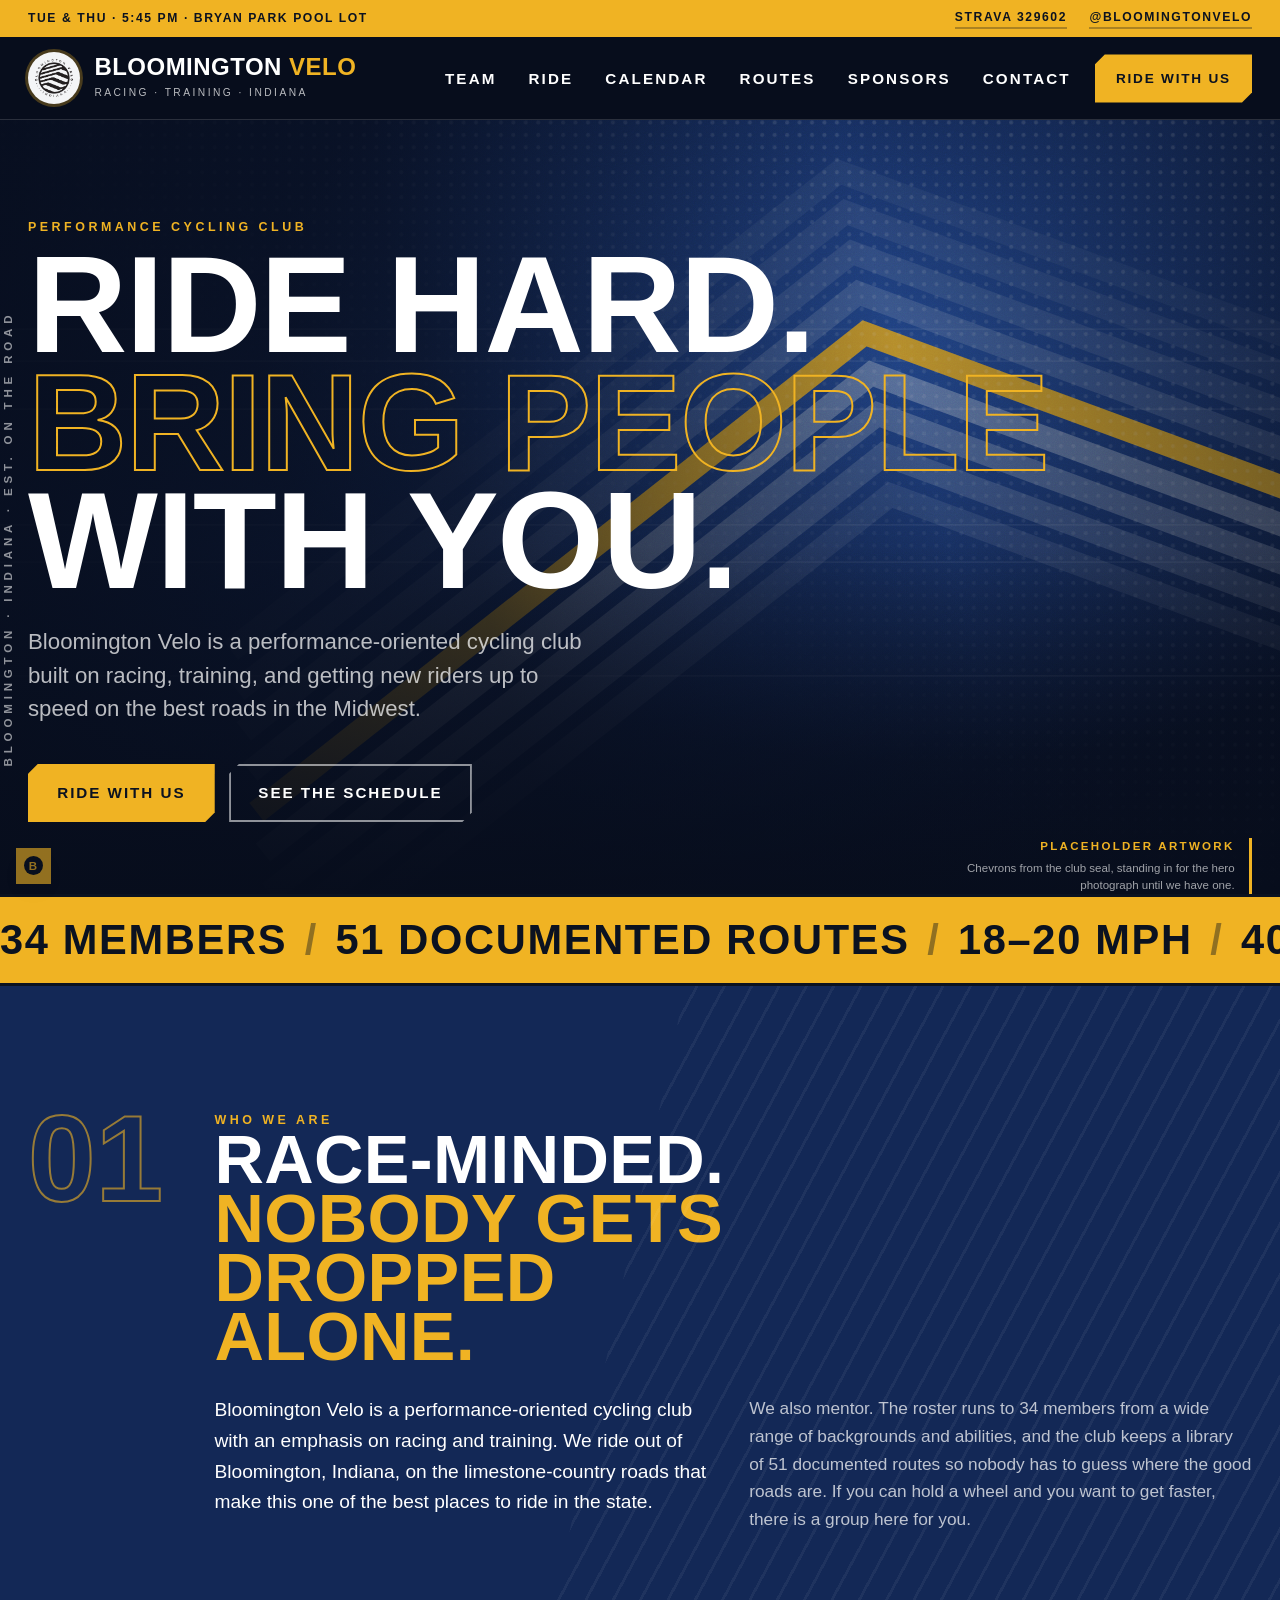
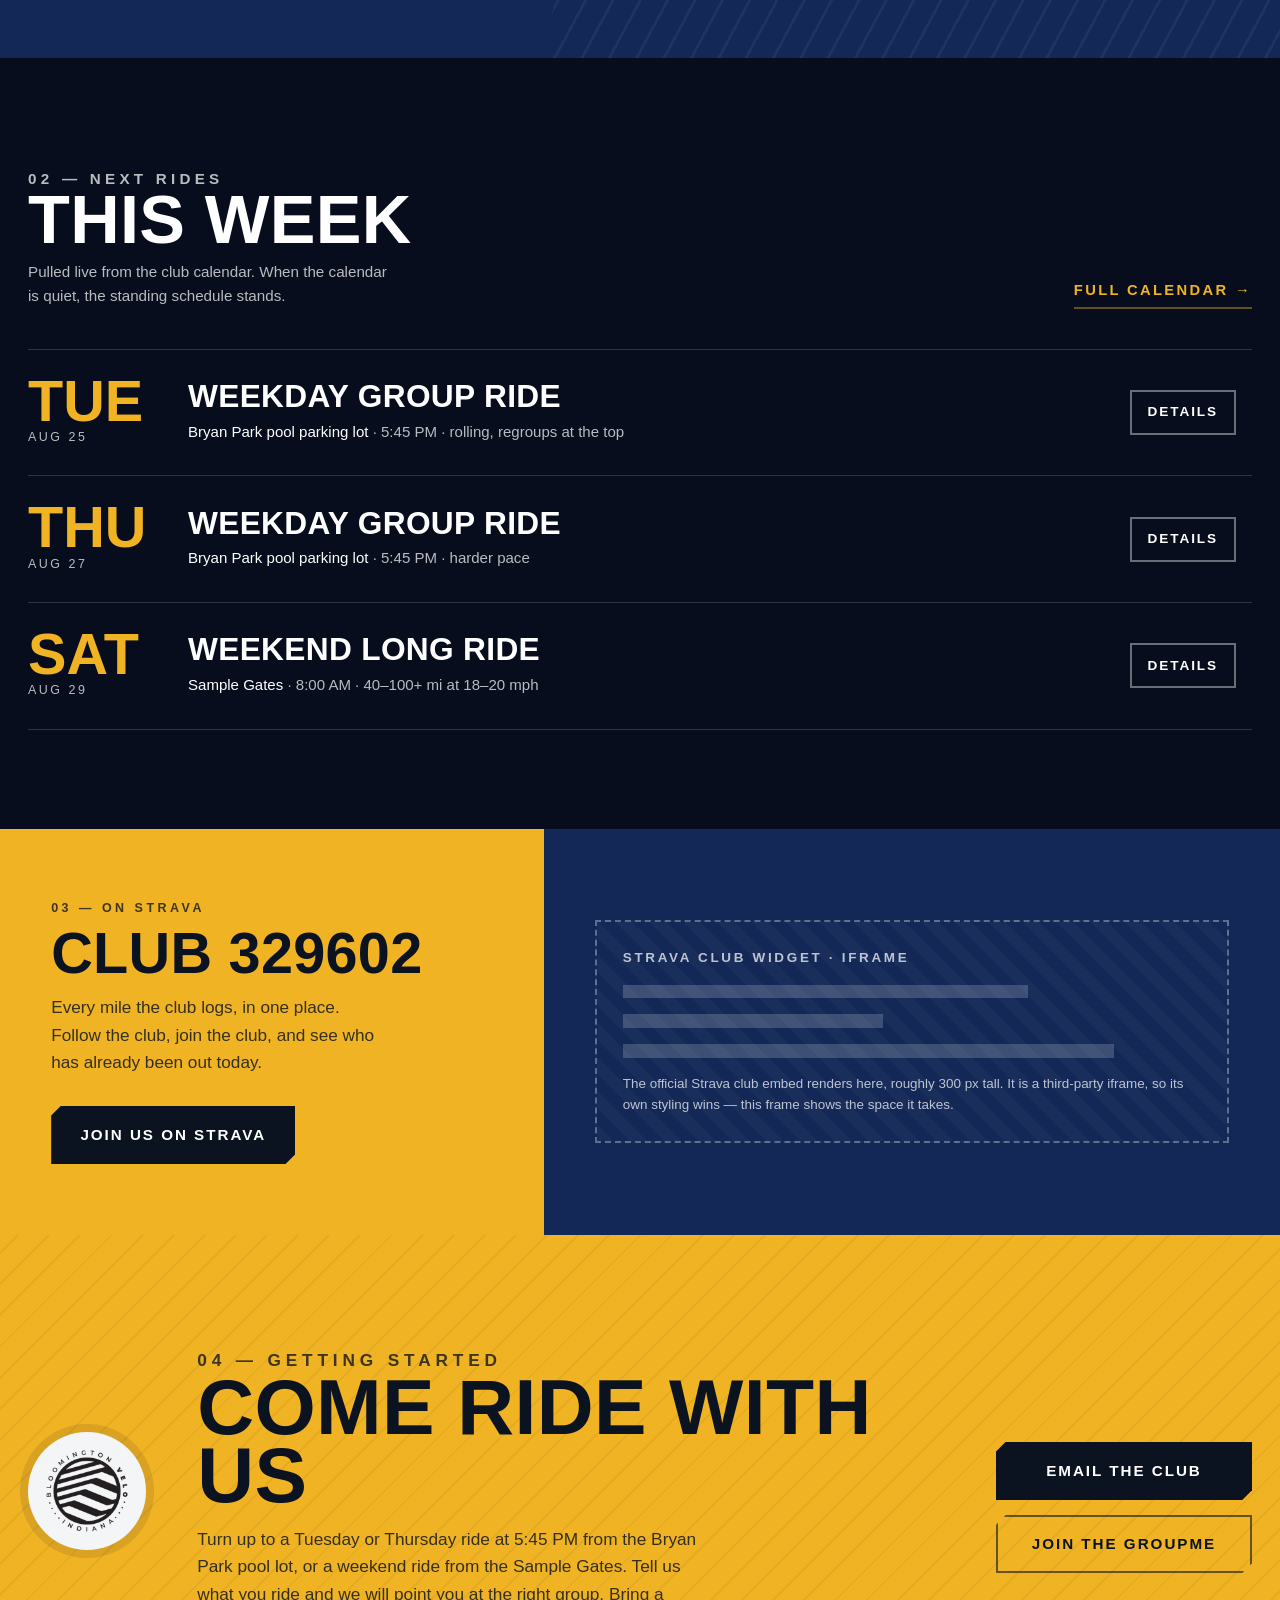
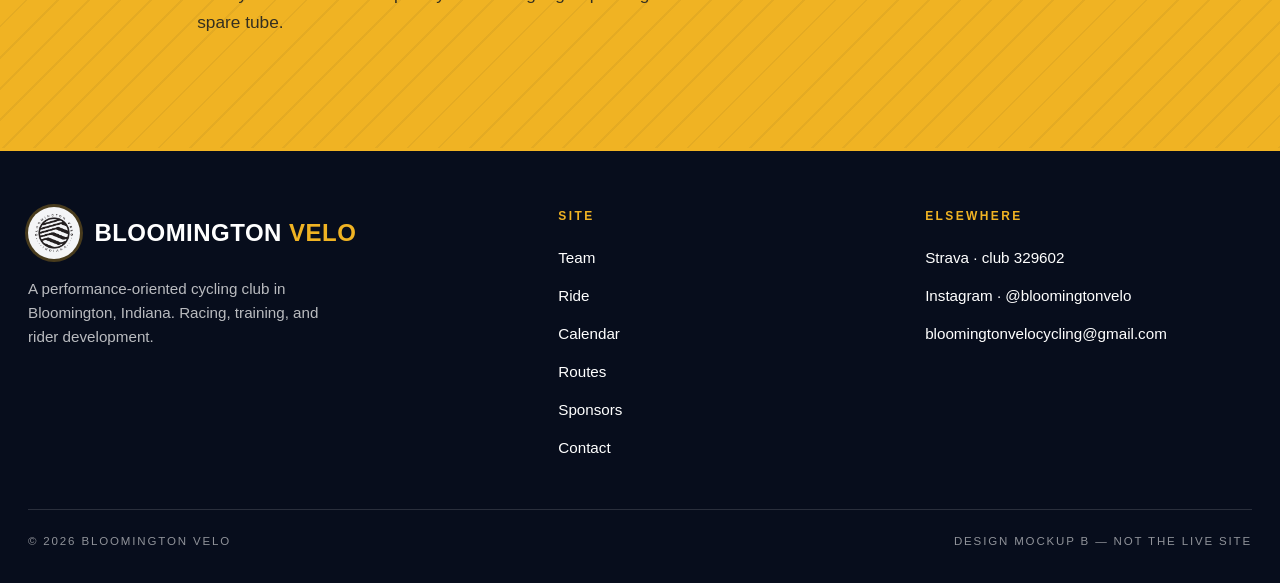
<file: _design/mockup-b.html>
<!doctype html>
<html lang="en">
<head>
<meta charset="utf-8">
<meta name="viewport" content="width=device-width, initial-scale=1">
<title>Mockup B — Bold athletic | Bloomington Velo</title>
<meta name="description" content="Design mockup B for bloomingtonvelo.org: a bold athletic relaunch with full-bleed imagery, oversized condensed type, and a high-visibility gold accent against the club navy.">
<style>
/* ============================================================
   MOCKUP B — BOLD ATHLETIC
   Race-poster energy. Near-black and navy ground, high-visibility
   gold, oversized condensed uppercase type, edge-to-edge bands,
   no cards. Built to recruit, not to reassure.
   ============================================================ */

:root{
  --navy:#132856;
  --navy-lift:#1B3670;
  --black:#070D1C;
  --ink:#0B1220;
  --gold:#F0B323;
  --gold-hot:#FFC93F;
  --paper:#F4F5F7;
  --dim:rgba(255,255,255,.72);

  --display:Bahnschrift,"DIN Alternate","DIN Condensed","Oswald","Archivo Narrow","Roboto Condensed","Avenir Next Condensed","Arial Narrow","Franklin Gothic Medium Cond",Impact,sans-serif;
  --body:"Segoe UI",-apple-system,BlinkMacSystemFont,"Helvetica Neue",Helvetica,Arial,sans-serif;

  --shell:min(1320px, 100% - 3.5rem);
}

*,*::before,*::after{box-sizing:border-box}
html{-webkit-text-size-adjust:100%;scroll-behavior:smooth}
body{
  margin:0;background:var(--black);color:#fff;
  font-family:var(--body);font-size:clamp(1rem,.96rem + .2vw,1.075rem);line-height:1.6;
  -webkit-font-smoothing:antialiased;overflow-x:hidden;
}
img{max-width:100%;display:block}
p{margin:0}
ul{margin:0;padding:0;list-style:none}
h1,h2,h3{margin:0}

.display{
  font-family:var(--display);font-weight:700;font-stretch:condensed;
  text-transform:uppercase;line-height:.86;letter-spacing:.005em;
}
.shell{width:var(--shell);margin-inline:auto}
.sr-only{position:absolute;width:1px;height:1px;padding:0;margin:-1px;overflow:hidden;clip:rect(0 0 0 0);white-space:nowrap;border:0}
.kicker{
  font-family:var(--display);font-stretch:condensed;font-weight:700;text-transform:uppercase;
  letter-spacing:.28em;font-size:.78rem;color:var(--gold);
}

:focus-visible{outline:3px solid var(--gold);outline-offset:3px}
.on-gold :focus-visible{outline-color:var(--ink)}
.skip{
  position:absolute;left:1rem;top:-4rem;z-index:99;background:var(--gold);color:var(--ink);
  padding:.8rem 1.2rem;font-weight:700;text-decoration:none;transition:top .18s ease;
}
.skip:focus{top:1rem}

/* ============ UTILITY BAR ================================== */
.util{background:var(--gold);color:var(--ink)}
.util-inner{
  width:var(--shell);margin-inline:auto;display:flex;flex-wrap:wrap;gap:.4rem 1.6rem;
  align-items:center;padding:.5rem 0;
  font-family:var(--display);font-stretch:condensed;font-weight:700;
  text-transform:uppercase;letter-spacing:.13em;font-size:.76rem;
}
.util a{color:var(--ink);text-decoration:none;border-bottom:2px solid rgba(11,18,32,.3)}
.util a:hover{border-bottom-color:var(--ink)}
.util .push{margin-left:auto;display:flex;gap:1.4rem}

/* ============ HEADER ======================================= */
.site-header{
  position:sticky;top:0;z-index:40;background:var(--black);
  border-bottom:1px solid rgba(255,255,255,.14);
}
.header-inner{
  width:var(--shell);margin-inline:auto;display:flex;align-items:center;gap:1.5rem;min-height:82px;
}
.brand{display:flex;align-items:center;gap:.9rem;text-decoration:none;color:#fff}
/* The logo artwork is dark on transparency, so on this dark ground it
   always sits on a light plate. */
.brand-plate{
  width:52px;height:52px;border-radius:50%;background:var(--paper);
  display:grid;place-items:center;flex:none;box-shadow:0 0 0 3px rgba(240,179,35,.28);
}
.brand-plate img{width:40px;height:40px}
.brand-word{font-family:var(--display);font-stretch:condensed;font-weight:700;text-transform:uppercase;
  font-size:1.5rem;letter-spacing:.02em;line-height:1;display:block}
.brand-word em{font-style:normal;color:var(--gold)}
.brand-sub{display:block;font-size:.64rem;letter-spacing:.24em;text-transform:uppercase;color:var(--dim);margin-top:.35rem}

.nav{margin-left:auto;min-width:0}
.nav ul{display:flex;gap:2rem;align-items:center}
.nav a{
  font-family:var(--display);font-stretch:condensed;font-weight:700;text-transform:uppercase;
  letter-spacing:.14em;font-size:.95rem;color:#fff;text-decoration:none;white-space:nowrap;
  padding:.35rem 0;border-bottom:3px solid transparent;transition:border-color .18s ease,color .18s ease;
}
.nav a:hover{color:var(--gold);border-bottom-color:var(--gold)}

.btn{
  display:inline-flex;align-items:center;justify-content:center;gap:.6rem;
  font-family:var(--display);font-stretch:condensed;font-weight:700;text-transform:uppercase;
  letter-spacing:.13em;font-size:.95rem;padding:.95rem 1.7rem;text-decoration:none;
  border:2px solid transparent;cursor:pointer;transition:transform .16s ease,background .16s ease,color .16s ease,border-color .16s ease;
  clip-path:polygon(10px 0,100% 0,100% calc(100% - 10px),calc(100% - 10px) 100%,0 100%,0 10px);
}
.btn-gold{background:var(--gold);color:var(--ink)}
.btn-gold:hover{background:var(--gold-hot);transform:translate(-2px,-2px)}
.btn-line{border-color:rgba(255,255,255,.55);color:#fff}
.btn-line:hover{border-color:var(--gold);color:var(--gold);transform:translate(-2px,-2px)}
.btn-dark{background:var(--ink);color:#fff}
.btn-dark:hover{background:#000;transform:translate(-2px,-2px)}
.btn-dark-line{border-color:rgba(11,18,32,.6);color:var(--ink)}
.btn-dark-line:hover{border-color:var(--ink);background:rgba(11,18,32,.08);transform:translate(-2px,-2px)}
.btn-sm{padding:.7rem 1.2rem;font-size:.85rem}
.header-cta{flex:none}

/* ============ HERO ========================================= */
.hero{position:relative;isolation:isolate;min-height:clamp(560px,86vh,860px);display:flex;align-items:flex-end;overflow:hidden}
.hero-art{position:absolute;inset:0;z-index:-3}
.hero-art svg{width:100%;height:100%;display:block}
.hero-grain{
  position:absolute;inset:0;z-index:-2;opacity:.4;mix-blend-mode:overlay;pointer-events:none;
  background-image:url("data:image/svg+xml;utf8,<svg xmlns='http://www.w3.org/2000/svg' width='160' height='160'><filter id='n'><feTurbulence type='fractalNoise' baseFrequency='0.9' numOctaves='3'/></filter><rect width='160' height='160' filter='url(%23n)' opacity='0.5'/></svg>");
}
.hero-scrim{
  position:absolute;inset:0;z-index:-1;pointer-events:none;
  background:linear-gradient(75deg, rgba(7,13,28,.92) 0%, rgba(7,13,28,.72) 38%, rgba(7,13,28,.18) 70%, rgba(7,13,28,.55) 100%),
             linear-gradient(0deg, rgba(7,13,28,.95) 0%, rgba(7,13,28,0) 45%);
}
.hero-inner{width:var(--shell);margin-inline:auto;padding:5.5rem 0 4.5rem;position:relative;z-index:1}
.hero-rail{
  position:absolute;left:1.05rem;bottom:8rem;z-index:1;
  transform:rotate(-90deg);transform-origin:0 100%;
  font-family:var(--display);font-stretch:condensed;font-weight:700;text-transform:uppercase;
  letter-spacing:.42em;font-size:.72rem;color:rgba(255,255,255,.55);white-space:nowrap;
}
.hero h1{
  font-size:clamp(3.2rem,1rem + 10.4vw,8.6rem);
  letter-spacing:-.012em;margin:.4rem 0 1.6rem;max-width:14ch;
}
.hero h1 .stroke{
  color:transparent;-webkit-text-stroke:2px var(--gold);
  display:block;
}
@supports not (-webkit-text-stroke: 2px var(--gold)){ .hero h1 .stroke{color:var(--gold)} }
.hero .lede{font-size:clamp(1.05rem,.95rem + .55vw,1.4rem);max-width:46ch;color:var(--dim);line-height:1.5}
.hero-actions{display:flex;flex-wrap:wrap;gap:.9rem;margin-top:2.4rem}
.hero-tag{
  position:absolute;right:0;bottom:0;z-index:2;
  max-width:19rem;text-align:right;font-size:.72rem;line-height:1.5;color:rgba(255,255,255,.62);
  border-right:3px solid var(--gold);padding-right:.9rem;
}
.hero-tag b{
  display:block;font-family:var(--display);font-stretch:condensed;text-transform:uppercase;
  letter-spacing:.2em;color:var(--gold);font-size:.72rem;margin-bottom:.3rem;
}

/* ============ MARQUEE ====================================== */
.marquee{background:var(--gold);color:var(--ink);overflow:hidden;border-block:3px solid var(--ink)}
.marquee-track{display:flex;width:max-content;animation:slide 34s linear infinite}
.marquee-track > span{
  font-family:var(--display);font-stretch:condensed;font-weight:700;text-transform:uppercase;
  font-size:clamp(1.5rem,1rem + 2vw,2.6rem);letter-spacing:.04em;padding:.6rem 0;white-space:nowrap;
}
.marquee-track b{color:rgba(11,18,32,.42);font-weight:700;padding-inline:1.1rem}
@keyframes slide{from{transform:translateX(0)}to{transform:translateX(-50%)}}
@media (prefers-reduced-motion:reduce){
  .marquee-track{animation:none;width:100%;justify-content:center}
  .marquee-track > span:last-child{display:none}
}

/* ============ WHO WE ARE =================================== */
.who{background:var(--navy);position:relative;overflow:hidden;padding-block:clamp(4.5rem,3rem + 6vw,8rem)}
.who::after{
  content:"";position:absolute;right:-8%;top:-30%;width:60%;height:160%;
  background:repeating-linear-gradient(-72deg, rgba(255,255,255,.05) 0 3px, transparent 3px 26px);
  transform:skewX(-12deg);pointer-events:none;
}
.who-grid{display:grid;grid-template-columns:auto minmax(0,1fr);gap:clamp(1.5rem,4vw,4.5rem);position:relative}
.sect-num{
  font-family:var(--display);font-stretch:condensed;font-weight:700;font-size:clamp(4rem,2rem + 7vw,9rem);
  line-height:.8;color:transparent;-webkit-text-stroke:2px rgba(240,179,35,.6);
}
@supports not (-webkit-text-stroke: 2px var(--gold)){ .sect-num{color:rgba(240,179,35,.5)} }
.who h2{font-size:clamp(2.2rem,1.4rem + 3.6vw,4.5rem);margin-bottom:1.8rem;max-width:16ch}
.who h2 em{font-style:normal;color:var(--gold)}
.who-cols{display:grid;grid-template-columns:repeat(auto-fit,minmax(min(100%,20rem),1fr));gap:2rem}
.who-cols p{color:var(--dim);font-size:1.08rem}
.who-cols p:first-child{color:#fff;font-size:1.2rem}

/* ============ RIDES ======================================== */
.rides{background:var(--black);padding-block:clamp(4rem,3rem + 4vw,6.5rem)}
.band-head{display:flex;flex-wrap:wrap;align-items:flex-end;justify-content:space-between;gap:1rem;margin-bottom:2.5rem}
.band-head h2{font-size:clamp(2.2rem,1.4rem + 3.6vw,4.5rem)}
.band-head p{color:var(--dim);font-size:.95rem;margin-top:.6rem;max-width:44ch}
.text-link{
  font-family:var(--display);font-stretch:condensed;font-weight:700;text-transform:uppercase;
  letter-spacing:.16em;font-size:.92rem;color:var(--gold);text-decoration:none;
  border-bottom:2px solid rgba(240,179,35,.4);padding-bottom:.25rem;
}
.text-link:hover{border-bottom-color:var(--gold)}

.ride-rows{border-top:1px solid rgba(255,255,255,.16)}
.ride-row{
  display:grid;grid-template-columns:8.5rem minmax(0,1fr) auto;align-items:center;gap:1.5rem;
  border-bottom:1px solid rgba(255,255,255,.16);padding:1.7rem 1rem 1.7rem 0;
  position:relative;transition:background .2s ease,padding-left .2s ease;
}
.ride-row::before{
  content:"";position:absolute;left:0;top:0;bottom:0;width:0;background:var(--gold);transition:width .22s ease;
}
.ride-row:hover,.ride-row:focus-within{background:rgba(255,255,255,.045);padding-left:1.4rem}
.ride-row:hover::before,.ride-row:focus-within::before{width:6px}
.ride-when{display:flex;flex-direction:column;gap:.15rem}
.ride-dow{
  font-family:var(--display);font-stretch:condensed;font-weight:700;text-transform:uppercase;
  font-size:clamp(2.4rem,1.6rem + 2.6vw,3.6rem);line-height:.85;color:var(--gold);
}
.ride-date{font-size:.78rem;letter-spacing:.2em;text-transform:uppercase;color:var(--dim)}
.ride-body h3{
  font-family:var(--display);font-stretch:condensed;font-weight:700;text-transform:uppercase;
  font-size:clamp(1.4rem,1.1rem + 1.1vw,2.1rem);line-height:1;letter-spacing:.01em;
}
.ride-body p{color:var(--dim);font-size:.94rem;margin-top:.45rem}
.ride-body .where{color:#fff}
.ride-go{
  font-family:var(--display);font-stretch:condensed;font-weight:700;text-transform:uppercase;
  letter-spacing:.14em;font-size:.85rem;color:#fff;text-decoration:none;
  border:2px solid rgba(255,255,255,.4);padding:.6rem 1rem;white-space:nowrap;
}
.ride-go:hover{border-color:var(--gold);color:var(--gold)}

/* ============ STRAVA SPLIT ================================= */
.strava{display:grid;grid-template-columns:minmax(0,.85fr) minmax(0,1.15fr)}
.strava-left{background:var(--gold);color:var(--ink);padding:clamp(2.5rem,2rem + 3vw,4.5rem) clamp(1.75rem,4vw,3.5rem)}
.strava-left h2{font-size:clamp(2rem,1.4rem + 2.8vw,3.6rem);margin:.6rem 0 1rem}
.strava-left p{max-width:34ch;color:rgba(11,18,32,.82)}
.strava-left .kicker{color:rgba(11,18,32,.78)}
.strava-left .btn{margin-top:1.8rem}
.strava-right{background:var(--navy);padding:clamp(2.5rem,2rem + 3vw,4.5rem) clamp(1.75rem,4vw,3.5rem);display:grid;align-content:center}
.slot{
  border:2px dashed rgba(255,255,255,.32);padding:1.6rem;display:grid;gap:1rem;
  background:repeating-linear-gradient(45deg, rgba(255,255,255,.028) 0 12px, transparent 12px 24px);
}
.slot-label{
  font-family:var(--display);font-stretch:condensed;font-weight:700;text-transform:uppercase;
  letter-spacing:.2em;font-size:.75rem;color:var(--gold);
}
.skel{height:.85rem;background:rgba(255,255,255,.18)}
.skel.w70{width:70%}.skel.w45{width:45%}.skel.w85{width:85%}
.slot p{font-size:.84rem;color:var(--dim);line-height:1.55}

/* ============ JOIN ========================================= */
.join{background:var(--gold);color:var(--ink);padding-block:clamp(4rem,3rem + 5vw,7rem);position:relative;overflow:hidden}
.join::before{
  content:"";position:absolute;inset:0;pointer-events:none;
  background:repeating-linear-gradient(-45deg, rgba(11,18,32,.05) 0 2px, transparent 2px 22px);
}
.join-inner{position:relative;display:grid;grid-template-columns:auto minmax(0,1fr);gap:clamp(1.5rem,4vw,3.5rem);align-items:center}
@media (min-width:1080px){
  .join-inner{grid-template-columns:auto minmax(0,1fr) minmax(0,16rem)}
  .join-actions{flex-direction:column;align-items:stretch;margin-top:0}
  .join-actions .btn{width:100%}
}
.join-plate{width:118px;height:118px;border-radius:50%;background:var(--paper);display:grid;place-items:center;flex:none;box-shadow:0 0 0 8px rgba(11,18,32,.1)}
.join-plate img{width:86px;height:86px}
.join .on-gold-kicker{color:rgba(11,18,32,.78)}
.join h2{font-size:clamp(2.4rem,1.4rem + 4.4vw,5.2rem);margin-bottom:1rem}
.join p{max-width:52ch;color:rgba(11,18,32,.82);font-size:1.08rem}
.join-actions{display:flex;flex-wrap:wrap;gap:.9rem;margin-top:2rem}

/* ============ FOOTER ======================================= */
.site-footer{background:var(--black);border-top:3px solid var(--gold);padding-block:3.5rem 2rem}
.foot-grid{display:grid;grid-template-columns:1.5fr 1fr 1fr;gap:2.5rem}
.foot-grid h3{
  font-family:var(--display);font-stretch:condensed;font-weight:700;text-transform:uppercase;
  letter-spacing:.2em;font-size:.75rem;color:var(--gold);margin:0 0 1.1rem;
}
.foot-grid ul{display:grid;gap:.65rem}
.foot-grid a{color:#fff;text-decoration:none;font-size:.95rem}
.foot-grid a:hover{color:var(--gold)}
.foot-brand p{color:var(--dim);max-width:36ch;margin-top:1.1rem;font-size:.95rem}
.foot-bottom{
  border-top:1px solid rgba(255,255,255,.14);margin-top:3rem;padding-top:1.4rem;display:flex;
  flex-wrap:wrap;gap:.6rem;justify-content:space-between;color:rgba(255,255,255,.55);
  font-family:var(--display);font-stretch:condensed;text-transform:uppercase;letter-spacing:.16em;font-size:.72rem;
}

/* ============ MOCKUP CHIP ================================== */
.mockup-chip{
  position:fixed;left:1rem;bottom:1rem;z-index:80;display:inline-flex;align-items:center;gap:0;
  background:var(--gold);color:var(--ink);text-decoration:none;
  font-family:var(--display);font-stretch:condensed;font-weight:700;text-transform:uppercase;
  letter-spacing:.1em;font-size:.8rem;padding:.5rem;opacity:.6;
  box-shadow:0 10px 26px -14px rgba(0,0,0,.8);transition:opacity .2s ease;
}
.mockup-chip:hover,.mockup-chip:focus-visible{opacity:1}
.mockup-chip .chip-label{max-width:0;overflow:hidden;white-space:nowrap;opacity:0;
  transition:max-width .28s ease,opacity .2s ease,margin-left .28s ease}
.mockup-chip:hover .chip-label,.mockup-chip:focus-visible .chip-label{max-width:20rem;opacity:1;margin-left:.55rem}
.mockup-chip b{background:var(--ink);color:var(--gold);border-radius:50%;width:1.2rem;height:1.2rem;display:grid;place-items:center;font-size:.72rem}

@media (prefers-reduced-motion:no-preference){
  .reveal{animation:up .85s cubic-bezier(.16,.84,.36,1) both}
  .d1{animation-delay:.04s}.d2{animation-delay:.14s}.d3{animation-delay:.24s}.d4{animation-delay:.34s}
  @keyframes up{from{opacity:0;transform:translateY(26px)}to{opacity:1;transform:none}}
}

/* ============ RESPONSIVE =================================== */
@media (max-width:1080px){
  .strava{grid-template-columns:1fr}
  .hero-rail{display:none}
}
@media (max-width:820px){
  :root{--shell:min(1320px, 100% - 2.25rem)}
  .header-inner{min-height:68px;gap:1rem;flex-wrap:wrap;padding-bottom:.15rem}
  .brand-plate{width:44px;height:44px}
  .brand-plate img{width:34px;height:34px}
  .brand-word{font-size:1.25rem}
  .header-cta{display:none}
  .nav{width:100%;margin-left:0;overflow-x:auto;-webkit-overflow-scrolling:touch;
       scrollbar-width:none;border-top:1px solid rgba(255,255,255,.12);
       mask-image:linear-gradient(90deg,#000 88%,transparent)}
  .nav::-webkit-scrollbar{display:none}
  .nav ul{gap:1.4rem;padding:.7rem 0}
  .hero{min-height:auto}
  .hero-inner{padding:4.5rem 0 6.5rem}
  .hero-tag{position:static;max-width:none;text-align:left;margin-top:2.25rem;
            border-right:0;border-left:3px solid var(--gold);padding-right:0;padding-left:.9rem}
  .who-grid{grid-template-columns:1fr;gap:1rem}
  .ride-row{grid-template-columns:1fr;gap:.5rem;padding-block:1.4rem}
  .ride-when{flex-direction:row;align-items:baseline;gap:.8rem}
  .ride-go{justify-self:start;margin-top:.5rem}
  .join-inner{grid-template-columns:1fr}
  .join-plate{width:88px;height:88px}
  .join-plate img{width:64px;height:64px}
  .foot-grid{grid-template-columns:1fr;gap:2rem}
  .util-inner{font-size:.7rem;gap:.35rem 1rem}
  .util .push{margin-left:0;width:100%;gap:1.1rem}
}
</style>
</head>
<body>
<a class="skip" href="#main">Skip to content</a>

<div class="util">
  <div class="util-inner">
    <span>Tue &amp; Thu · 5:45 PM · Bryan Park pool lot</span>
    <span class="push">
      <a href="#">Strava 329602</a>
      <a href="#">@bloomingtonvelo</a>
    </span>
  </div>
</div>

<header class="site-header">
  <div class="header-inner">
    <a class="brand" href="#">
      <span class="brand-plate"><img src="../assets/img/logo.png" alt="Bloomington Velo logo" width="40" height="40"></span>
      <span>
        <span class="brand-word">Bloomington <em>Velo</em></span>
        <span class="brand-sub">Racing · Training · Indiana</span>
      </span>
    </a>
    <nav class="nav" aria-label="Primary">
      <ul>
        <li><a href="#">Team</a></li>
        <li><a href="#">Ride</a></li>
        <li><a href="#">Calendar</a></li>
        <li><a href="#">Routes</a></li>
        <li><a href="#">Sponsors</a></li>
        <li><a href="#">Contact</a></li>
      </ul>
    </nav>
    <a class="btn btn-gold btn-sm header-cta" href="#join">Ride with us</a>
  </div>
</header>

<main id="main">

  <!-- ===== HERO ===== -->
  <section class="hero" aria-labelledby="hero-title">
    <!-- Stand-in for the missing hero photograph: an abstract paceline built
         from the chevrons inside the club logo, with halftone and grain. -->
    <div class="hero-art" aria-hidden="true">
      <svg viewBox="0 0 1440 900" preserveAspectRatio="xMidYMid slice" role="img" aria-label="Abstract chevron paceline artwork">
        <defs>
          <linearGradient id="ground" x1="0" y1="0" x2="1" y2="1">
            <stop offset="0%" stop-color="#0A1633"/>
            <stop offset="46%" stop-color="#132856"/>
            <stop offset="100%" stop-color="#060B18"/>
          </linearGradient>
          <radialGradient id="glow" cx="72%" cy="30%" r="52%">
            <stop offset="0%" stop-color="#2A55A8" stop-opacity=".85"/>
            <stop offset="100%" stop-color="#2A55A8" stop-opacity="0"/>
          </radialGradient>
          <pattern id="halftone" width="14" height="14" patternUnits="userSpaceOnUse">
            <circle cx="3.5" cy="3.5" r="2.3" fill="#ffffff" fill-opacity=".65"/>
          </pattern>
          <linearGradient id="fade" x1="1" y1="0" x2="0" y2="1">
            <stop offset="0%" stop-color="#fff" stop-opacity=".8"/>
            <stop offset="58%" stop-color="#fff" stop-opacity="0"/>
          </linearGradient>
          <mask id="halftoneMask"><rect width="1440" height="900" fill="url(#fade)"/></mask>
        </defs>

        <rect width="1440" height="900" fill="url(#ground)"/>
        <rect width="1440" height="900" fill="url(#glow)"/>

        <!-- speed lines -->
        <g stroke="#ffffff" stroke-opacity=".07" stroke-width="2">
          <path d="M-100 250 H1540"/><path d="M-100 286 H1540"/><path d="M-100 340 H1540"/>
          <path d="M-100 470 H1540"/><path d="M-100 512 H1540"/><path d="M-100 640 H1540"/>
        </g>

        <!-- the paceline: nested chevrons receding into the distance -->
        <g transform="translate(980 300) rotate(-9)" fill="none" stroke-linecap="butt">
          <path d="M-760 195 L0 -230 L760 195" stroke="#ffffff" stroke-opacity=".055" stroke-width="26"/>
          <path d="M-760 241 L0 -184 L760 241" stroke="#ffffff" stroke-opacity=".075" stroke-width="26"/>
          <path d="M-760 287 L0 -138 L760 287" stroke="#ffffff" stroke-opacity=".10" stroke-width="26"/>
          <path d="M-760 333 L0  -92 L760 333" stroke="#ffffff" stroke-opacity=".14" stroke-width="26"/>
          <path d="M-760 379 L0  -46 L760 379" stroke="#F0B323" stroke-opacity=".9"  stroke-width="26"/>
          <path d="M-760 425 L0    0 L760 425" stroke="#ffffff" stroke-opacity=".30" stroke-width="26"/>
          <path d="M-760 471 L0   46 L760 471" stroke="#ffffff" stroke-opacity=".22" stroke-width="26"/>
          <path d="M-760 517 L0   92 L760 517" stroke="#ffffff" stroke-opacity=".15" stroke-width="26"/>
          <path d="M-760 563 L0  138 L760 563" stroke="#ffffff" stroke-opacity=".09" stroke-width="26"/>
        </g>

        <!-- halftone, fading out toward the headline side -->
        <rect width="1440" height="900" fill="url(#halftone)" mask="url(#halftoneMask)" opacity=".4"/>
      </svg>
    </div>
    <div class="hero-grain" aria-hidden="true"></div>
    <div class="hero-scrim" aria-hidden="true"></div>

    <p class="hero-rail" aria-hidden="true">Bloomington · Indiana · Est. on the road</p>

    <div class="hero-inner">
      <p class="kicker reveal d1">Performance cycling club</p>
      <h1 id="hero-title" class="display reveal d2">Ride hard.<span class="stroke">Bring people</span>with you.</h1>
      <p class="lede reveal d3">Bloomington Velo is a performance-oriented cycling club built on racing, training, and getting new riders up to speed on the best roads in the Midwest.</p>
      <div class="hero-actions reveal d4">
        <a class="btn btn-gold" href="#join">Ride with us</a>
        <a class="btn btn-line" href="#next-rides">See the schedule</a>
      </div>
      <p class="hero-tag"><b>Placeholder artwork</b>Chevrons from the club seal, standing in for the hero photograph until we have one.</p>
    </div>
  </section>

  <!-- ===== MARQUEE ===== -->
  <div class="marquee" aria-hidden="true">
    <div class="marquee-track">
      <span>34 members<b>/</b>51 documented routes<b>/</b>18–20 mph<b>/</b>40–100+ miles<b>/</b>Tue &amp; Thu 5:45<b>/</b></span>
      <span>34 members<b>/</b>51 documented routes<b>/</b>18–20 mph<b>/</b>40–100+ miles<b>/</b>Tue &amp; Thu 5:45<b>/</b></span>
    </div>
  </div>
  <p class="sr-only">34 members. 51 documented routes. Weekend pace 18 to 20 miles per hour, 40 to 100 plus miles. Tuesday and Thursday rides at 5:45 PM.</p>

  <!-- ===== WHO WE ARE ===== -->
  <section class="who" aria-labelledby="who-title">
    <div class="shell who-grid">
      <p class="sect-num" aria-hidden="true">01</p>
      <div>
        <p class="kicker">Who we are</p>
        <h2 id="who-title" class="display">Race-minded. <em>Nobody gets dropped alone.</em></h2>
        <div class="who-cols">
          <p>Bloomington Velo is a performance-oriented cycling club with an emphasis on racing and training. We ride out of Bloomington, Indiana, on the limestone-country roads that make this one of the best places to ride in the state.</p>
          <p>We also mentor. The roster runs to 34 members from a wide range of backgrounds and abilities, and the club keeps a library of 51 documented routes so nobody has to guess where the good roads are. If you can hold a wheel and you want to get faster, there is a group here for you.</p>
        </div>
      </div>
    </div>
  </section>

  <!-- ===== NEXT RIDES ===== -->
  <section class="rides" id="next-rides" aria-labelledby="rides-title">
    <div class="shell">
      <div class="band-head">
        <div>
          <p class="kicker">02 — Next rides</p>
          <h2 id="rides-title" class="display">This week</h2>
          <p>Pulled live from the club calendar. When the calendar is quiet, the standing schedule stands.</p>
        </div>
        <a class="text-link" href="#">Full calendar →</a>
      </div>
      <ul class="ride-rows">
        <li class="ride-row">
          <p class="ride-when"><span class="ride-dow">Tue</span><span class="ride-date">Aug 25</span></p>
          <div class="ride-body">
            <h3>Weekday group ride</h3>
            <p><span class="where">Bryan Park pool parking lot</span> · 5:45 PM · rolling, regroups at the top</p>
          </div>
          <a class="ride-go" href="#" aria-label="Details for the Tuesday weekday group ride">Details</a>
        </li>
        <li class="ride-row">
          <p class="ride-when"><span class="ride-dow">Thu</span><span class="ride-date">Aug 27</span></p>
          <div class="ride-body">
            <h3>Weekday group ride</h3>
            <p><span class="where">Bryan Park pool parking lot</span> · 5:45 PM · harder pace</p>
          </div>
          <a class="ride-go" href="#" aria-label="Details for the Thursday weekday group ride">Details</a>
        </li>
        <li class="ride-row">
          <p class="ride-when"><span class="ride-dow">Sat</span><span class="ride-date">Aug 29</span></p>
          <div class="ride-body">
            <h3>Weekend long ride</h3>
            <p><span class="where">Sample Gates</span> · 8:00 AM · 40–100+ mi at 18–20 mph</p>
          </div>
          <a class="ride-go" href="#" aria-label="Details for the Saturday weekend long ride">Details</a>
        </li>
      </ul>
    </div>
  </section>

  <!-- ===== STRAVA ===== -->
  <section class="strava" aria-labelledby="strava-title">
    <div class="strava-left on-gold">
      <p class="kicker">03 — On Strava</p>
      <h2 id="strava-title" class="display">Club 329602</h2>
      <p>Every mile the club logs, in one place. Follow the club, join the club, and see who has already been out today.</p>
      <a class="btn btn-dark" href="#">Join us on Strava</a>
    </div>
    <div class="strava-right">
      <div class="slot">
        <p class="slot-label">Strava club widget · iframe</p>
        <div class="skel w70"></div>
        <div class="skel w45"></div>
        <div class="skel w85"></div>
        <p>The official Strava club embed renders here, roughly 300&nbsp;px tall. It is a third-party iframe, so its own styling wins — this frame shows the space it takes.</p>
      </div>
    </div>
  </section>

  <!-- ===== JOIN ===== -->
  <section class="join on-gold" id="join" aria-labelledby="join-title">
    <div class="shell join-inner">
      <span class="join-plate"><img src="../assets/img/logo.png" alt="" width="86" height="86"></span>
      <div>
        <p class="kicker on-gold-kicker">04 — Getting started</p>
        <h2 id="join-title" class="display">Come ride with us</h2>
        <p>Turn up to a Tuesday or Thursday ride at 5:45 PM from the Bryan Park pool lot, or a weekend ride from the Sample Gates. Tell us what you ride and we will point you at the right group. Bring a spare tube.</p>
      </div>
      <div class="join-actions">
        <a class="btn btn-dark" href="mailto:bloomingtonvelocycling@gmail.com">Email the club</a>
        <a class="btn btn-dark-line" href="#">Join the GroupMe</a>
      </div>
    </div>
  </section>
</main>

<footer class="site-footer">
  <div class="shell">
    <div class="foot-grid">
      <div class="foot-brand">
        <a class="brand" href="#">
          <span class="brand-plate"><img src="../assets/img/logo.png" alt="" width="40" height="40"></span>
          <span><span class="brand-word">Bloomington <em>Velo</em></span></span>
        </a>
        <p>A performance-oriented cycling club in Bloomington, Indiana. Racing, training, and rider development.</p>
      </div>
      <div>
        <h3>Site</h3>
        <ul>
          <li><a href="#">Team</a></li>
          <li><a href="#">Ride</a></li>
          <li><a href="#">Calendar</a></li>
          <li><a href="#">Routes</a></li>
          <li><a href="#">Sponsors</a></li>
          <li><a href="#">Contact</a></li>
        </ul>
      </div>
      <div>
        <h3>Elsewhere</h3>
        <ul>
          <li><a href="#">Strava · club 329602</a></li>
          <li><a href="#">Instagram · @bloomingtonvelo</a></li>
          <li><a href="mailto:bloomingtonvelocycling@gmail.com">bloomingtonvelocycling@gmail.com</a></li>
        </ul>
      </div>
    </div>
    <div class="foot-bottom">
      <span>© 2026 Bloomington Velo</span>
      <span>Design mockup B — not the live site</span>
    </div>
  </div>
</footer>

<a class="mockup-chip" href="index.html" title="Back to all three mockups"><b>B</b><span class="chip-label">Bold athletic — compare all three</span></a>
</body>
</html>
</file>
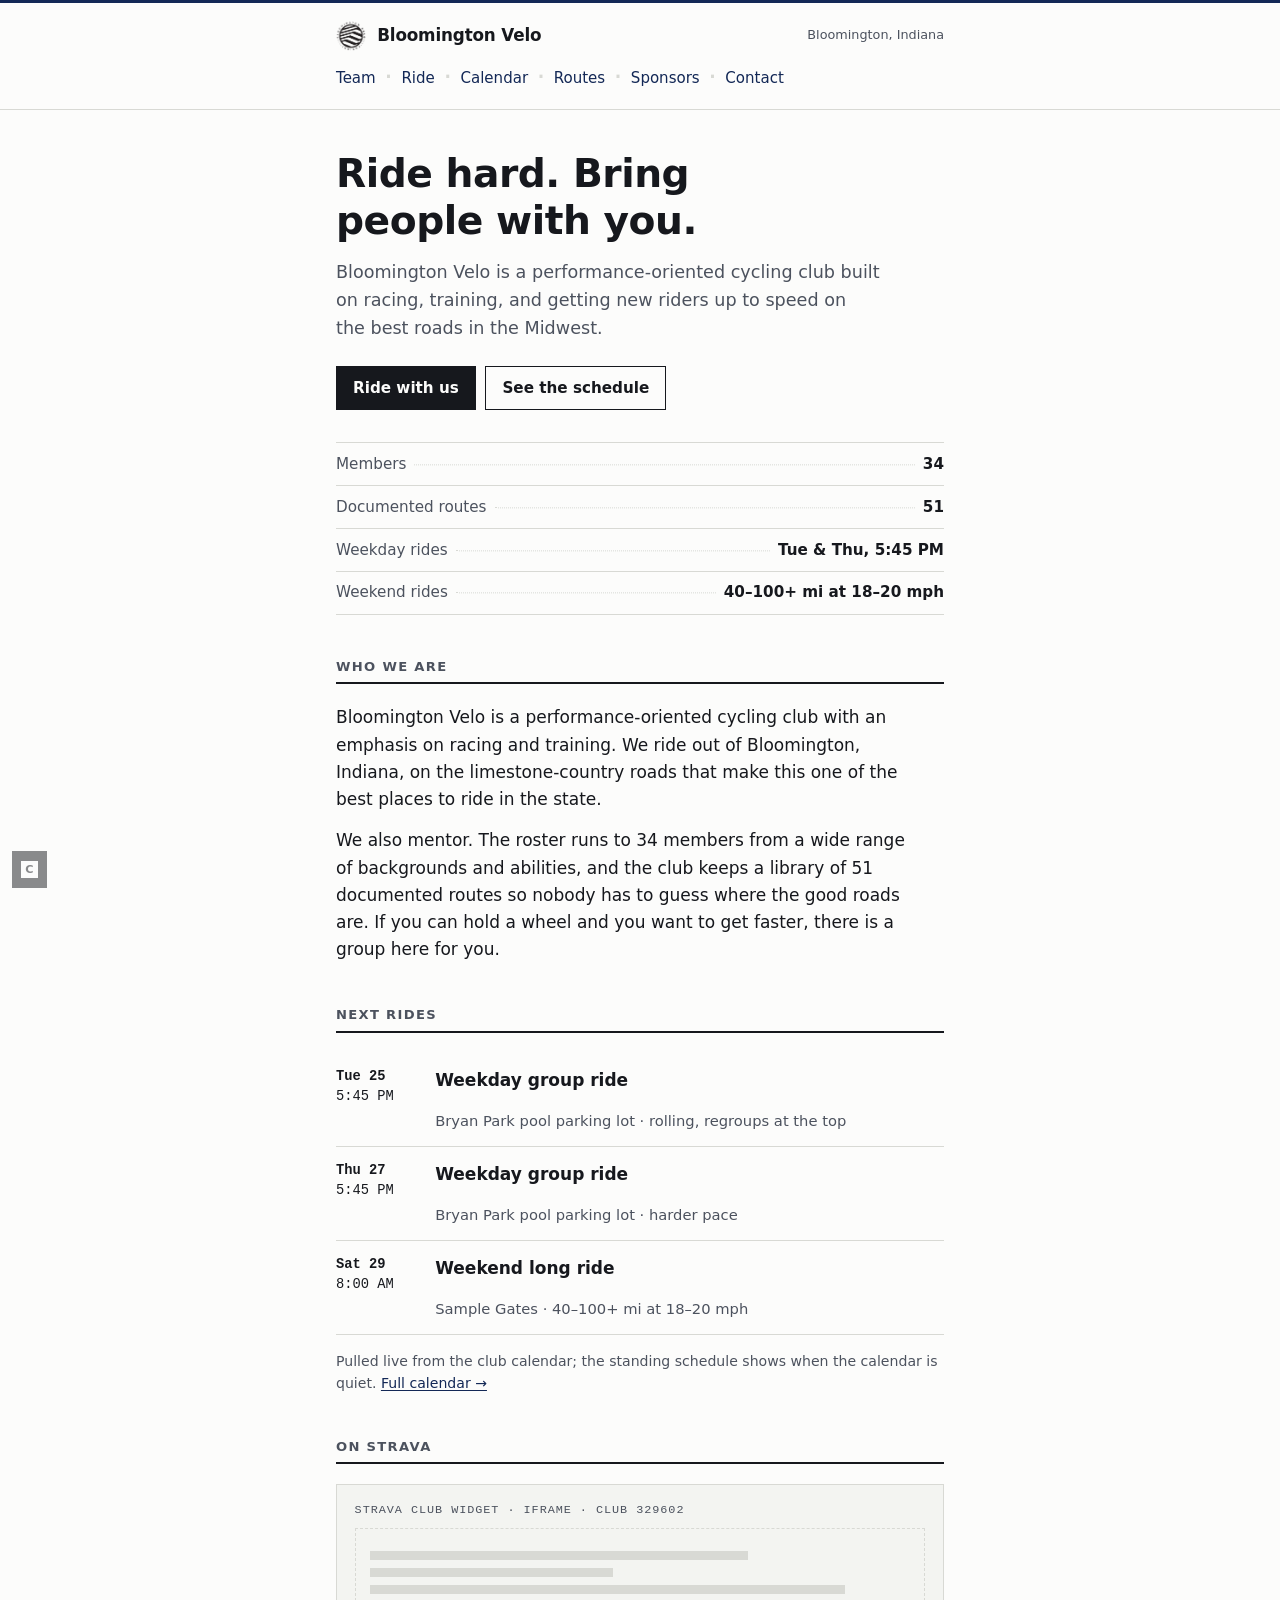
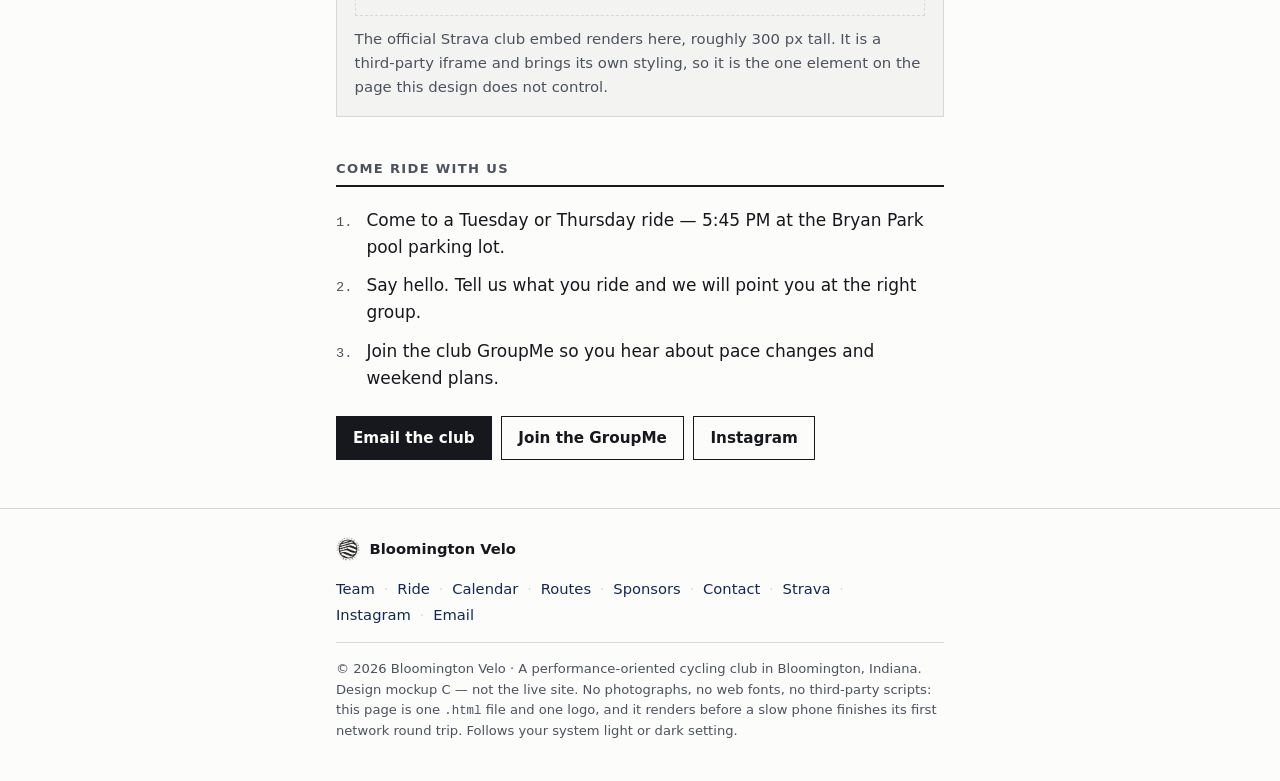
<file: _design/mockup-c.html>
<!doctype html>
<html lang="en">
<head>
<meta charset="utf-8">
<meta name="viewport" content="width=device-width, initial-scale=1">
<title>Mockup C — Minimal utilitarian | Bloomington Velo</title>
<meta name="description" content="Design mockup C for bloomingtonvelo.org: a minimal utilitarian direction — system fonts, a single column, no imagery, maximum legibility and speed.">
<style>
/* ============================================================
   MOCKUP C — MINIMAL UTILITARIAN
   One column, system fonts, no imagery, no shadows, no gradients.
   Designed like a well-set document rather than a marketing page:
   the schedule is above the fold on a phone and the whole page is
   a couple of screens long. Honours the reader's colour scheme.
   ============================================================ */

:root{
  color-scheme:light dark;

  --navy:#132856;
  --link:#132856;
  --link-visited:#4B3A78;
  --fg:#16181D;
  --fg-soft:#4C525E;
  --bg:#FCFCFB;
  --bg-inset:#F3F4F1;
  --rule:#D8D9D4;
  --rule-strong:#16181D;
  --focus:#132856;

  --ui:system-ui,-apple-system,"Segoe UI",Roboto,"Helvetica Neue",Arial,"Noto Sans",sans-serif;
  --mono:ui-monospace,"Cascadia Mono","Segoe UI Mono","SF Mono",Menlo,Consolas,monospace;

  --measure:38rem;
}

@media (prefers-color-scheme:dark){
  :root{
    --navy:#9DB6E8;
    --link:#9DC0FF;
    --link-visited:#C4AEF5;
    --fg:#E8E9EC;
    --fg-soft:#A6ACB8;
    --bg:#14161A;
    --bg-inset:#1C1F25;
    --rule:#333740;
    --rule-strong:#E8E9EC;
    --focus:#9DC0FF;
  }
}

*,*::before,*::after{box-sizing:border-box}
html{-webkit-text-size-adjust:100%}
body{
  margin:0;background:var(--bg);color:var(--fg);
  font-family:var(--ui);font-size:1.0625rem;line-height:1.6;
  -webkit-font-smoothing:antialiased;
}
h1,h2,h3{margin:0;font-weight:650;letter-spacing:-.012em;line-height:1.2;text-wrap:balance}
p{margin:0}
ul,ol{margin:0;padding:0;list-style:none}
a{color:var(--link);text-underline-offset:.16em;text-decoration-thickness:from-font}
a:visited{color:var(--link-visited)}
a:hover{text-decoration-thickness:2px}
abbr{text-decoration:none}

:focus-visible{outline:2px solid var(--focus);outline-offset:2px}
.skip{
  position:absolute;left:.75rem;top:-3rem;background:var(--fg);color:var(--bg);
  padding:.6rem 1rem;text-decoration:none;font-weight:600;transition:top .15s ease;z-index:9;
}
.skip:focus{top:.75rem}

.wrap{width:min(var(--measure), 100% - 2.5rem);margin-inline:auto}

/* ---- header ------------------------------------------------ */
.site-header{border-top:3px solid var(--navy);border-bottom:1px solid var(--rule);padding-block:1.1rem}
.masthead{display:flex;align-items:center;gap:.7rem;margin-bottom:.85rem}
.masthead img{width:30px;height:30px;flex:none}
@media (prefers-color-scheme:dark){
  /* the logo is dark artwork on transparency: invert it for dark mode */
  .masthead img,.foot-mark img{filter:invert(1)}
}
.masthead a{color:inherit;text-decoration:none;font-weight:650;font-size:1.05rem;letter-spacing:-.01em}
.masthead a:hover{text-decoration:underline}
.masthead .loc{margin-left:auto;font-size:.8rem;color:var(--fg-soft);font-variant-numeric:tabular-nums}

nav ul{display:flex;flex-wrap:wrap;gap:.15rem 0}
nav li{white-space:nowrap}
/* separators trail their item so a wrapped line never starts with a dot */
nav li:not(:last-child)::after{content:"·";color:var(--rule);padding-inline:.6rem;font-weight:600}
nav a{font-size:.94rem;color:var(--link);text-decoration:none}
nav a:hover,nav a:focus-visible{text-decoration:underline}
nav a[aria-current="page"]{color:var(--fg);font-weight:650;text-decoration:underline;text-decoration-thickness:2px}

/* ---- lede -------------------------------------------------- */
main{padding-block:2.5rem 3rem}
h1{font-size:clamp(1.85rem,1.5rem + 1.6vw,2.45rem);margin-bottom:.85rem}
.lede{font-size:1.1rem;color:var(--fg-soft);max-width:34rem}
.actions{display:flex;flex-wrap:wrap;gap:.6rem;margin-top:1.5rem}
.btn{
  display:inline-block;font:inherit;font-size:.95rem;font-weight:600;
  padding:.55rem 1rem;text-decoration:none;border:1px solid var(--rule-strong);
  color:var(--fg);background:transparent;
}
.btn:hover{background:var(--fg);color:var(--bg)}
.btn-solid{background:var(--fg);color:var(--bg)}
.btn-solid:hover{background:transparent;color:var(--fg)}

/* ---- facts, with dotted leaders ---------------------------- */
.facts{margin-top:2rem;border-top:1px solid var(--rule);font-size:.95rem}
.facts div{
  display:flex;align-items:baseline;gap:.5rem;
  border-bottom:1px solid var(--rule);padding:.55rem 0;
}
.facts dt{color:var(--fg-soft);display:flex;align-items:baseline;gap:.5rem;flex:1;min-width:0}
.facts dt::after{content:"";flex:1;border-bottom:1px dotted var(--rule);transform:translateY(-.24em);min-width:1.5rem}
.facts dd{margin:0;font-variant-numeric:tabular-nums;font-weight:600;white-space:nowrap}

/* ---- sections ---------------------------------------------- */
section{margin-top:2.75rem}
section > h2{
  font-size:.82rem;text-transform:uppercase;letter-spacing:.1em;font-weight:700;
  color:var(--fg-soft);padding-bottom:.5rem;border-bottom:2px solid var(--rule-strong);margin-bottom:1.25rem;
}
.body-copy p + p{margin-top:.9rem}
.body-copy{max-width:36rem}

/* ---- rides table ------------------------------------------- */
.rides{border-bottom:1px solid var(--rule)}
.ride{
  display:grid;grid-template-columns:5.2rem minmax(0,1fr);gap:.15rem 1rem;
  padding:.85rem 0;border-top:1px solid var(--rule);
}
.rides .ride:first-child{border-top:0}
.ride:hover{background:var(--bg-inset)}
.ride .when{font-family:var(--mono);font-size:.86rem;line-height:1.45;color:var(--fg)}
.ride .when b{display:block;font-weight:700}
.ride .what{font-weight:650}
.ride .where{grid-column:2;color:var(--fg-soft);font-size:.92rem}
.note{font-size:.88rem;color:var(--fg-soft);margin-top:.9rem}
.note a{white-space:nowrap}

/* ---- inset blocks ------------------------------------------ */
.inset{background:var(--bg-inset);border:1px solid var(--rule);padding:1rem 1.1rem}
.inset .label{
  font-family:var(--mono);font-size:.74rem;text-transform:uppercase;letter-spacing:.08em;
  color:var(--fg-soft);display:block;margin-bottom:.5rem;
}
.inset p{font-size:.93rem;color:var(--fg-soft)}
.inset .frame{
  border:1px dashed var(--rule);padding:.9rem;margin-bottom:.75rem;
  display:grid;gap:.5rem;min-height:5.5rem;align-content:center;
}
.bar{height:.55rem;background:var(--rule)}
.bar.w70{width:70%}.bar.w45{width:45%}.bar.w88{width:88%}

/* ---- steps -------------------------------------------------- */
.steps{counter-reset:s;display:grid;gap:.7rem}
.steps li{counter-increment:s;display:flex;gap:.7rem;align-items:baseline}
.steps li::before{
  content:counter(s) ".";font-family:var(--mono);font-size:.85rem;color:var(--fg-soft);flex:none;min-width:1.2rem;
}

/* ---- footer -------------------------------------------------- */
.site-footer{border-top:1px solid var(--rule);padding-block:1.75rem 2.5rem;font-size:.92rem}
.foot-mark{display:flex;align-items:center;gap:.6rem;margin-bottom:1rem}
.foot-mark img{width:24px;height:24px}
.foot-mark span{font-weight:650}
.foot-links{display:flex;flex-wrap:wrap;gap:.15rem 0;margin-bottom:1rem}
.foot-links li{white-space:nowrap}
.foot-links li:not(:last-child)::after{content:"·";color:var(--rule);padding-inline:.55rem}
.foot-links a{color:var(--link);text-decoration:none}
.foot-links a:hover{text-decoration:underline}
.colophon{color:var(--fg-soft);font-size:.82rem;line-height:1.55;border-top:1px solid var(--rule);padding-top:1rem;margin-top:.25rem}
.colophon code{font-family:var(--mono);font-size:.95em}

/* ---- mockup chip -------------------------------------------- */
.mockup-chip{
  position:fixed;left:.75rem;bottom:.75rem;z-index:80;display:inline-flex;align-items:center;gap:0;
  background:var(--fg);color:var(--bg);text-decoration:none;font-size:.76rem;font-weight:600;
  padding:.5rem;opacity:.5;transition:opacity .15s ease;border:1px solid var(--fg);
}
.mockup-chip:hover,.mockup-chip:focus-visible{opacity:1}
.mockup-chip .chip-label{max-width:0;overflow:hidden;white-space:nowrap;opacity:0;
  transition:max-width .28s ease,opacity .2s ease,margin-left .28s ease}
.mockup-chip:hover .chip-label,.mockup-chip:focus-visible .chip-label{max-width:20rem;opacity:1;margin-left:.55rem}
.mockup-chip b{background:var(--bg);color:var(--fg);width:1.05rem;height:1.05rem;display:grid;place-items:center;font-size:.7rem}

@media (max-width:420px){
  body{font-size:1rem}
  .masthead .loc{display:none}
  .ride{grid-template-columns:1fr;gap:.1rem}
  .ride .where{grid-column:1}
  .facts div{flex-wrap:wrap}
}
@media print{
  .mockup-chip,.actions,.skip{display:none}
  body{font-size:11pt}
  a{text-decoration:none;color:#000}
}
</style>
</head>
<body>
<a class="skip" href="#main">Skip to content</a>

<header class="site-header">
  <div class="wrap">
    <div class="masthead">
      <img src="../assets/img/logo.png" alt="" width="30" height="30">
      <a href="#">Bloomington Velo</a>
      <span class="loc">Bloomington, Indiana</span>
    </div>
    <nav aria-label="Primary">
      <ul>
        <li><a href="#">Team</a></li>
        <li><a href="#">Ride</a></li>
        <li><a href="#">Calendar</a></li>
        <li><a href="#">Routes</a></li>
        <li><a href="#">Sponsors</a></li>
        <li><a href="#">Contact</a></li>
      </ul>
    </nav>
  </div>
</header>

<main id="main">
  <div class="wrap">

    <h1>Ride hard. Bring people with you.</h1>
    <p class="lede">Bloomington Velo is a performance-oriented cycling club built on racing, training, and getting new riders up to speed on the best roads in the Midwest.</p>
    <div class="actions">
      <a class="btn btn-solid" href="#join">Ride with us</a>
      <a class="btn" href="#next-rides">See the schedule</a>
    </div>

    <dl class="facts">
      <div><dt>Members</dt><dd>34</dd></div>
      <div><dt>Documented routes</dt><dd>51</dd></div>
      <div><dt>Weekday rides</dt><dd>Tue &amp; Thu, 5:45 PM</dd></div>
      <div><dt>Weekend rides</dt><dd>40–100+ mi at 18–20 mph</dd></div>
    </dl>

    <section id="who" aria-labelledby="who-h">
      <h2 id="who-h">Who we are</h2>
      <div class="body-copy">
        <p>Bloomington Velo is a performance-oriented cycling club with an emphasis on racing and training. We ride out of Bloomington, Indiana, on the limestone-country roads that make this one of the best places to ride in the state.</p>
        <p>We also mentor. The roster runs to 34 members from a wide range of backgrounds and abilities, and the club keeps a library of 51 documented routes so nobody has to guess where the good roads are. If you can hold a wheel and you want to get faster, there is a group here for you.</p>
      </div>
    </section>

    <section id="next-rides" aria-labelledby="rides-h">
      <h2 id="rides-h">Next rides</h2>
      <ul class="rides">
        <li class="ride">
          <p class="when"><b>Tue 25</b>5:45 PM</p>
          <p class="what">Weekday group ride</p>
          <p class="where">Bryan Park pool parking lot · rolling, regroups at the top</p>
        </li>
        <li class="ride">
          <p class="when"><b>Thu 27</b>5:45 PM</p>
          <p class="what">Weekday group ride</p>
          <p class="where">Bryan Park pool parking lot · harder pace</p>
        </li>
        <li class="ride">
          <p class="when"><b>Sat 29</b>8:00 AM</p>
          <p class="what">Weekend long ride</p>
          <p class="where">Sample Gates · 40–100+ mi at 18–20 mph</p>
        </li>
      </ul>
      <p class="note">Pulled live from the club calendar; the standing schedule shows when the calendar is quiet. <a href="#">Full calendar →</a></p>
    </section>

    <section id="strava" aria-labelledby="strava-h">
      <h2 id="strava-h">On Strava</h2>
      <div class="inset">
        <span class="label">Strava club widget · iframe · club 329602</span>
        <div class="frame" aria-hidden="true">
          <div class="bar w70"></div>
          <div class="bar w45"></div>
          <div class="bar w88"></div>
        </div>
        <p>The official Strava club embed renders here, roughly 300&nbsp;px tall. It is a third-party iframe and brings its own styling, so it is the one element on the page this design does not control.</p>
      </div>
    </section>

    <section id="join" aria-labelledby="join-h">
      <h2 id="join-h">Come ride with us</h2>
      <ol class="steps">
        <li>Come to a Tuesday or Thursday ride — 5:45 PM at the Bryan Park pool parking lot.</li>
        <li>Say hello. Tell us what you ride and we will point you at the right group.</li>
        <li>Join the club GroupMe so you hear about pace changes and weekend plans.</li>
      </ol>
      <div class="actions">
        <a class="btn btn-solid" href="mailto:bloomingtonvelocycling@gmail.com">Email the club</a>
        <a class="btn" href="#">Join the GroupMe</a>
        <a class="btn" href="#">Instagram</a>
      </div>
    </section>

  </div>
</main>

<footer class="site-footer">
  <div class="wrap">
    <div class="foot-mark">
      <img src="../assets/img/logo.png" alt="" width="24" height="24">
      <span>Bloomington Velo</span>
    </div>
    <ul class="foot-links">
      <li><a href="#">Team</a></li>
      <li><a href="#">Ride</a></li>
      <li><a href="#">Calendar</a></li>
      <li><a href="#">Routes</a></li>
      <li><a href="#">Sponsors</a></li>
      <li><a href="#">Contact</a></li>
      <li><a href="#">Strava</a></li>
      <li><a href="#">Instagram</a></li>
      <li><a href="mailto:bloomingtonvelocycling@gmail.com">Email</a></li>
    </ul>
    <p class="colophon">
      © 2026 Bloomington Velo · A performance-oriented cycling club in Bloomington, Indiana.<br>
      Design mockup C — not the live site. No photographs, no web fonts, no third-party scripts:
      this page is one <code>.html</code> file and one logo, and it renders before a slow phone
      finishes its first network round trip. Follows your system light or dark setting.
    </p>
  </div>
</footer>

<a class="mockup-chip" href="index.html" title="Back to all three mockups"><b>C</b><span class="chip-label">Minimal utilitarian — compare all three</span></a>
</body>
</html>
</file>
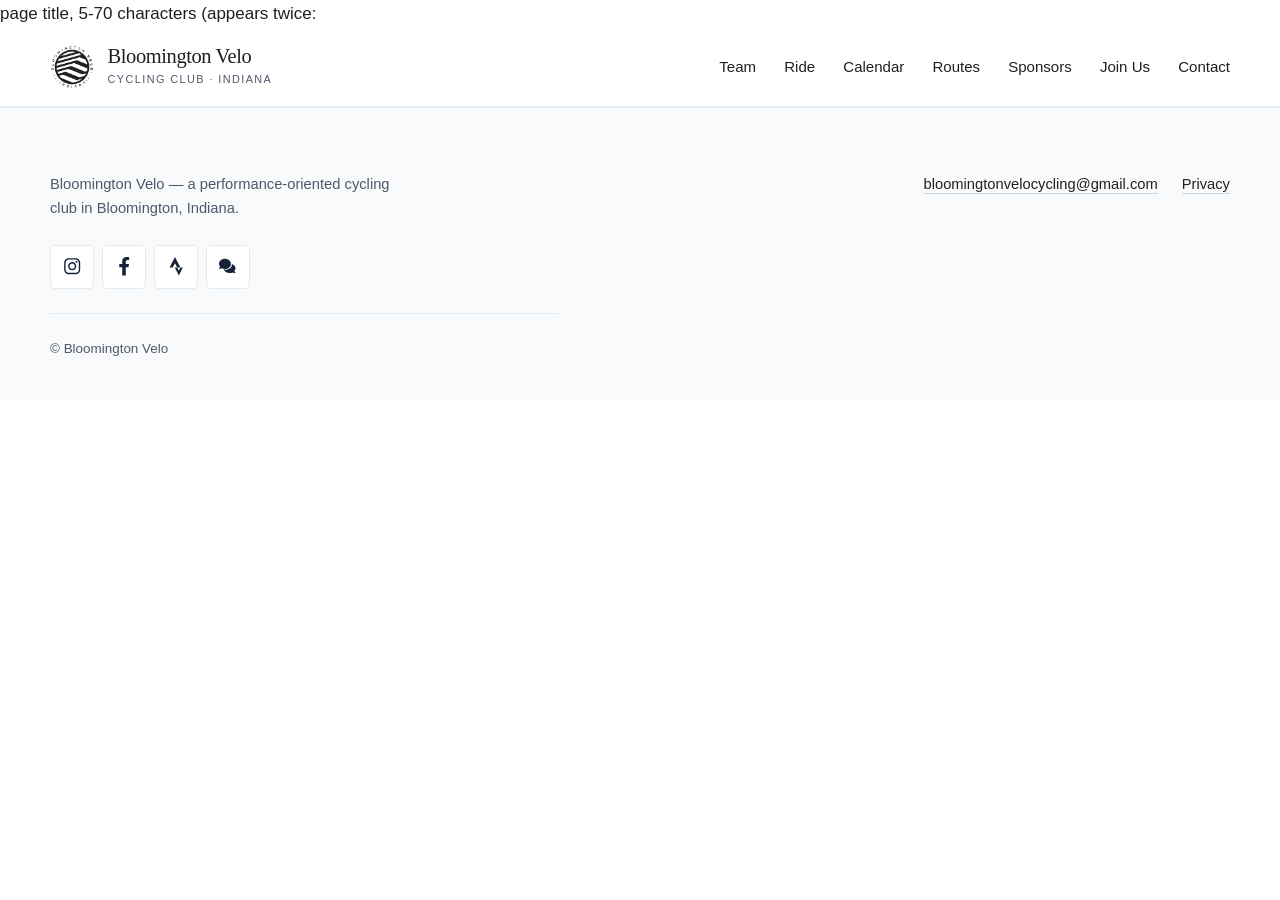
<file: docs/page-template.html>
<!--
  ============================================================================
  BLOOMINGTON VELO — CANONICAL PAGE TEMPLATE
  ============================================================================

  Every page on the site is a COPY of this file. There is no include
  mechanism, no partial, and no build step: the duplication is deliberate,
  and this file is the single source the duplicates come from.

  To make a page:
    1. Copy this file to its location, e.g. team/index.html.
    2. DELETE this comment block. It sits above the doctype on purpose:
       leaving it in place makes tools/verify.mjs fail the page immediately,
       so a copy can never ship with it by accident.
    3. Replace the four markers:
         <!-- SLOT: title -->        page title, 5-70 characters
                                     (appears twice: <title> and og:title)
         <!-- SLOT: description -->  meta description, 50-160 characters
                                     (appears twice: description and og:description)
         <!-- SLOT: canonical -->    root-relative path with a trailing slash,
                                     e.g. /ride/routes/  — "/" for the home page
                                     (appears twice: canonical and og:url)
         <!-- SLOT: main -->         the page content, holding exactly one h1
    4. Add aria-current="page" to this page's own link in the nav.
    5. Run `node tools/verify.mjs`.

  When the header, the nav, or the footer changes, change it HERE first and
  then propagate the same edit to all eight pages.

  ============================================================================
-->
<!doctype html>
<html lang="en">
<head>
<meta charset="utf-8">
<meta name="viewport" content="width=device-width, initial-scale=1">
<title><!-- SLOT: title --></title>
<meta name="description" content="<!-- SLOT: description -->">
<link rel="canonical" href="https://bloomingtonvelo.org<!-- SLOT: canonical -->">
<meta property="og:type" content="website">
<meta property="og:site_name" content="Bloomington Velo">
<meta property="og:title" content="<!-- SLOT: title -->">
<meta property="og:description" content="<!-- SLOT: description -->">
<meta property="og:url" content="https://bloomingtonvelo.org<!-- SLOT: canonical -->">
<meta property="og:image" content="https://bloomingtonvelo.org/assets/img/og-default.jpg">
<meta name="twitter:card" content="summary_large_image">
<meta name="theme-color" content="#17233B">
<link rel="icon" href="/assets/img/favicon-32.png" sizes="32x32">
<link rel="apple-touch-icon" href="/assets/img/apple-touch-icon.png">
<link rel="manifest" href="/site.webmanifest">
<link rel="stylesheet" href="/assets/css/site.css">
<script>document.documentElement.classList.add('js-nav');</script>
</head>
<body>
<a class="skip-link" href="#main">Skip to content</a>

<header class="site-header">
  <div class="wrap site-header__inner">
    <a class="site-header__brand" href="/">
      <img src="/assets/img/logo.png" alt="" width="270" height="270" class="site-header__logo">
      <span>
        <span class="site-header__name">Bloomington Velo</span>
        <span class="site-header__tag">Cycling Club &middot; Indiana</span>
      </span>
    </a>
    <button class="nav-toggle" type="button" aria-expanded="false" aria-controls="site-nav">
      <span class="visually-hidden">Menu</span>
      <span class="nav-toggle__bars" aria-hidden="true"></span>
    </button>
    <nav class="site-nav" id="site-nav" aria-label="Main" data-open="false">
      <ul>
        <li><a href="/team/">Team</a></li>
        <li><a href="/ride/">Ride</a></li>
        <li><a href="/ride/calendar/">Calendar</a></li>
        <li><a href="/ride/routes/">Routes</a></li>
        <li><a href="/sponsors/">Sponsors</a></li>
        <li><a href="/join/">Join Us</a></li>
        <li><a href="/contact/">Contact</a></li>
      </ul>
    </nav>
  </div>
</header>

<main id="main" tabindex="-1">
<!-- SLOT: main -->
</main>

<footer class="site-footer">
  <div class="wrap site-footer__inner">
    <div class="site-footer__brand">
      <p class="site-footer__tagline">Bloomington Velo &mdash; a performance-oriented cycling club in Bloomington, Indiana.</p>
      <!-- Icons are Font Awesome Free 6 (CC BY 4.0, fontawesome.com/license/free),
           inlined rather than loaded from the CDN — see the .social block in
           assets/css/site.css for why. GroupMe has no Font Awesome brand mark,
           so it uses the solid "comments" glyph with a hidden label. -->
      <ul class="social">
        <li><a href="https://www.instagram.com/bloomingtonvelo/" target="_blank" rel="noopener noreferrer">
          <svg class="social__icon" viewBox="0 0 448 512" aria-hidden="true" focusable="false"><path d="M224.1 141c-63.6 0-114.9 51.3-114.9 114.9s51.3 114.9 114.9 114.9S339 319.5 339 255.9 287.7 141 224.1 141zm0 189.6c-41.1 0-74.7-33.5-74.7-74.7s33.5-74.7 74.7-74.7 74.7 33.5 74.7 74.7-33.6 74.7-74.7 74.7zm146.4-194.3c0 14.9-12 26.8-26.8 26.8-14.9 0-26.8-12-26.8-26.8s12-26.8 26.8-26.8 26.8 12 26.8 26.8zm76.1 27.2c-1.7-35.9-9.9-67.7-36.2-93.9-26.2-26.2-58-34.4-93.9-36.2-37-2.1-147.9-2.1-184.9 0-35.8 1.7-67.6 9.9-93.9 36.1s-34.4 58-36.2 93.9c-2.1 37-2.1 147.9 0 184.9 1.7 35.9 9.9 67.7 36.2 93.9s58 34.4 93.9 36.2c37 2.1 147.9 2.1 184.9 0 35.9-1.7 67.7-9.9 93.9-36.2 26.2-26.2 34.4-58 36.2-93.9 2.1-37 2.1-147.8 0-184.8zM398.8 388c-7.8 19.6-22.9 34.7-42.6 42.6-29.5 11.7-99.5 9-132.1 9s-102.7 2.6-132.1-9c-19.6-7.8-34.7-22.9-42.6-42.6-11.7-29.5-9-99.5-9-132.1s-2.6-102.7 9-132.1c7.8-19.6 22.9-34.7 42.6-42.6 29.5-11.7 99.5-9 132.1-9s102.7-2.6 132.1 9c19.6 7.8 34.7 22.9 42.6 42.6 11.7 29.5 9 99.5 9 132.1s2.7 102.7-9 132.1z"/></svg>
          <span class="visually-hidden">Instagram</span></a></li>
        <li><a href="https://www.facebook.com/bloomingtonvelo/" target="_blank" rel="noopener noreferrer">
          <svg class="social__icon" viewBox="0 0 320 512" aria-hidden="true" focusable="false"><path d="M279.14 288l14.22-92.66h-88.91v-60.13c0-25.35 12.42-50.06 52.24-50.06h40.42V6.26S260.43 0 225.36 0c-73.22 0-121.08 44.38-121.08 124.72v70.62H22.89V288h81.39v224h100.17V288z"/></svg>
          <span class="visually-hidden">Facebook</span></a></li>
        <li><a href="https://www.strava.com/clubs/329602" target="_blank" rel="noopener noreferrer">
          <svg class="social__icon" viewBox="0 0 384 512" aria-hidden="true" focusable="false"><path d="M158.4 0L7 292h89.2l62.2-116.1L220.1 292h88.5zm150.2 292l-43.9 88.2-44.6-88.2h-67.6l112.2 220 111.5-220z"/></svg>
          <span class="visually-hidden">Strava</span></a></li>
        <li><a href="https://groupme.com/join_group/40394360/clDtjgCN" target="_blank" rel="noopener noreferrer">
          <svg class="social__icon" viewBox="0 0 640 512" aria-hidden="true" focusable="false"><path d="M416 176c0 97.2-93.1 176-208 176c-38.2 0-73.9-8.7-104.7-23.9c-7.5 4-16 7.9-25.2 11.4C59.8 348.5 34.6 352 16 352c-6.9 0-13.1-4.5-15.2-11.1s.2-13.8 5.8-17.9c.2-.2 .6-.4 1.1-.8c1-.8 2.5-2 4.3-3.7c3.6-3.3 8.5-8.1 13.3-14.3c5.5-7 10.7-15.4 14.2-24.7C14.7 250.3 0 214.6 0 176C0 78.8 93.1 0 208 0S416 78.8 416 176zM231.5 383C348.9 379.5 448 303.3 448 208c0-9.3-.9-18.4-2.7-27.2C519.8 205.6 576 260.5 576 320c0 38.6-14.7 74.3-39.6 103.4c3.5 9.4 8.7 17.7 14.2 24.7c4.8 6.2 9.7 11 13.3 14.3c1.8 1.6 3.3 2.9 4.3 3.7c.5 .4 .9 .7 1.1 .8c5.6 4.1 7.9 11.3 5.8 17.9c-2.1 6.6-8.3 11.1-15.2 11.1c-18.6 0-43.8-3.5-66.1-12.5c-9.2-3.7-17.8-7.5-25.2-11.4C440.9 487.3 405.2 496 367 496c-97.4 0-179.4-56.7-202.5-133z"/></svg>
          <span class="visually-hidden">GroupMe</span></a></li>
      </ul>
    </div>
    <ul class="site-footer__links">
      <li><a href="mailto:bloomingtonvelocycling@gmail.com">bloomingtonvelocycling@gmail.com</a></li>
      <li><a href="/privacy-policy/">Privacy</a></li>
    </ul>
    <p class="site-footer__legal">&copy; Bloomington Velo</p>
  </div>
</footer>

<script src="/assets/js/nav.js" defer></script>
</body>
</html>
</file>
<file: assets/css/site.css>
/* ==========================================================================
   BLOOMINGTON VELO — SITE STYLESHEET
   Hand-written, no build step, no third-party requests. One file.

   The design language is extracted from _design/mockup-a.html ("Modern
   refresh"), the direction the club chose: navy and white, generous
   whitespace, an editorial serif for display type over a humanist sans for
   body copy, and content held in quiet hairline-ruled cards.

   Section order:
     custom properties -> reset -> base typography -> layout utilities ->
     buttons -> skip link -> header and nav -> hero -> sections -> cards ->
     rides -> embeds -> footer -> reduced motion
   ========================================================================== */


/* ==========================================================================
   1. CUSTOM PROPERTIES
   Every colour and every spacing step lives here. Nothing below this block
   hard-codes a hex value.

   The palette is measured from the club's own brand marks by canvas
   quantisation, not invented:
     bloomington-velo-logo.jpg    (the round seal)
       #17233B navy  71.1% of the mark   -> --navy
       #5282AA steel 19.4%               -> --steel
     bloomington-velo-banner.jpeg (the striped wordmark)
       #231F20 charcoal                  -> --ink
       #E4291A red                       -> --accent
       #0294D3 azure                     -> --azure

   USAGE RULES, enforced throughout this file:
     * RED carries calls to action, links and the numbered section eyebrows.
       Red only ever sits on white or a near-white surface, never on navy
       and never on a mid-tone.
     * STEEL and AZURE are for rules, borders, large display text and
       decorative fills ONLY. Neither may carry body copy: steel is 4.09:1
       on white and azure 3.40:1, so both fail AA for text under 24px.
   ========================================================================== */

:root {
  /* --- brand and ink ----------------------------------------------------
     Ratios below are measured, not estimated. See the report for the full
     29-pair table. */
  --navy: #17233B;          /* seal navy, 71% of the mark — 15.67:1 on white */
  --navy-dark: #0E1523;     /* navy x0.6: hero scrim — white on it is 18.26:1 */
  --ink: #231F20;           /* banner charcoal, body text — 16.30:1 on white */
  --muted: #4F586A;         /* navy lightened 76% — 7.15:1 on white, 6.71:1 on surface */

  /* --- accent -----------------------------------------------------------
     The banner red is exactly AA for text on white (4.53:1) and drops below
     it on any tinted ground — 4.25:1 on --surface. So the pure brand red is
     used for FILLS, borders and focus rings, where the requirement is 3:1,
     and --accent-ink (the same hue at 88% luminance, visually the same red)
     carries red TEXT so links and eyebrows stay AA on every surface here.

     DO NOT collapse these two back into one token. It is not duplication.
     #E4291A needs a background luminance of 0.9931 to reach 4.5:1, and only
     pure white qualifies — even #FCFDFD manages just 4.44:1. A single red
     therefore cannot serve both fills and text without failing AA somewhere.
     --accent is for FILLS, RULES and the FOCUS RING (3:1 bar).
     --accent-ink is for TEXT (4.5:1 bar). --accent-dark is the hover fill. */
  --accent: #E4291A;        /* banner red: button fills, rules, focus ring */
  --accent-ink: #C92417;    /* red text — 5.60:1 white, 5.25:1 surface, 4.56:1 tint */
  --accent-dark: #B81F13;   /* pressed/hover fill — white on it is 6.47:1 */

  /* --- secondaries: decorative and large display only ------------------- */
  --steel: #5282AA;         /* seal steel — 4.09:1 on white: NOT for body copy */
  --azure: #0294D3;         /* banner azure — 3.40:1 on white: decorative only */

  /* --- surfaces (tints of --steel, so the greys stay in the brand's key) - */
  --paper: #FFFFFF;
  --surface: #F5F8FA;       /* steel at 6% — alternating section ground */
  --surface-sunk: #F8FAFC;  /* steel at 4% — footer ground */
  --rule: #E3EBF1;          /* steel at 16% — hairline borders */
  --rule-soft: #F1F5F8;     /* steel at 8%  — interior dividers */
  --rule-strong: #C2D3E1;   /* steel at 35% — card hover border, link underline */
  --tint: #E0E9F0;          /* steel at 18% — officer tags, reversed button hover */

  /* --- text on navy ----------------------------------------------------- */
  --on-navy: #FFFFFF;             /* 15.67:1 on --navy, 18.26:1 on --navy-dark */
  --on-navy-muted: #D6E0EA;       /* 11.72:1 on --navy, 13.66:1 on --navy-dark */
  --on-navy-rule: rgba(255, 255, 255, 0.45);
  --on-navy-wash: rgba(255, 255, 255, 0.14);

  /* --- hero scrim -------------------------------------------------------
     Layered over the Sample Gates photograph so the headline keeps AA. It
     lives here rather than in the .hero rule so that every colour literal
     in this file stays inside :root. Weighted to the left, where the
     headline sits, and carrying a trace of --azure for a cool cast that
     ties the photograph to the banner. Measured worst-case contrast for
     white text over the result is reported alongside the stylesheet. */
  --hero-scrim:
    linear-gradient(90deg,
      rgba(14, 21, 35, 0.92) 0%,
      rgba(14, 21, 35, 0.84) 34%,
      rgba(14, 21, 35, 0.56) 66%,
      rgba(14, 21, 35, 0.62) 100%),
    linear-gradient(180deg,
      rgba(14, 21, 35, 0.58) 0%,
      rgba(14, 21, 35, 0.36) 42%,
      rgba(14, 21, 35, 0.82) 100%),
    linear-gradient(120deg,
      rgba(2, 148, 211, 0.10) 0%,
      rgba(2, 148, 211, 0) 60%);

  /* --- shadow ----------------------------------------------------------- */
  --shadow-card: 0 14px 34px -22px rgba(23, 35, 59, 0.45);
  --shadow-menu: 0 22px 50px -26px rgba(35, 31, 32, 0.5);

  /* --- type -------------------------------------------------------------
     System stacks only. There is deliberately no @font-face rule: no font
     file ships with the site and nothing is fetched from a third party. */
  --font-display: "Iowan Old Style", "Palatino Linotype", "Book Antiqua",
                  Palatino, "Hoefler Text", Georgia, "Times New Roman", serif;
  --font-body: "Segoe UI", -apple-system, BlinkMacSystemFont,
               "Helvetica Neue", Helvetica, Arial, sans-serif;

  /* --- spacing scale ---------------------------------------------------- */
  --space-1: 0.25rem;
  --space-2: 0.5rem;
  --space-3: 1rem;
  --space-4: 1.5rem;
  --space-5: 2.5rem;
  --space-6: 4rem;

  /* --- measure and shape ------------------------------------------------ */
  --measure: 68ch;                          /* readable line length */
  --measure-tight: 54ch;                    /* lede and pull quote */
  --wrap: min(1180px, 100% - 2.25rem);      /* page gutter, widened at 48rem */
  --radius: 4px;
  --radius-pill: 999px;

  /* --- embeds ----------------------------------------------------------- */
  --embed-ratio: 4 / 3;   /* default reserved shape for a responsive iframe */
  --embed-height: 300px;  /* default reserved height for a fixed-size widget */
}


/* ==========================================================================
   2. RESET
   ========================================================================== */

*,
*::before,
*::after { box-sizing: border-box; }

html { -webkit-text-size-adjust: 100%; }

body {
  margin: 0;
  background: var(--paper);
  color: var(--ink);
  font-family: var(--font-body);
  font-size: clamp(1rem, 0.97rem + 0.15vw, 1.0625rem);
  line-height: 1.65;
  -webkit-font-smoothing: antialiased;
}

img,
svg { max-width: 100%; display: block; }

img { height: auto; }

h1, h2, h3, h4, p, figure, blockquote { margin: 0; }

ul, ol { margin: 0; padding: 0; }

button,
input,
select,
textarea { font: inherit; color: inherit; }

/* Selected text is filled with the banner azure — a decorative fill, which is
   all azure is allowed to do. --ink on it measures 4.80:1, so the selection
   stays AA. */
::selection { background: var(--azure); color: var(--ink); }


/* ==========================================================================
   3. BASE TYPOGRAPHY
   Fluid sizes via clamp(). Display type is the serif; everything else the
   sans. Body copy is held to --measure.
   ========================================================================== */

h1, h2, h3 {
  font-family: var(--font-display);
  font-weight: 600;
  letter-spacing: -0.015em;
  line-height: 1.1;
  color: var(--ink);
}

h1 { font-size: clamp(2.1rem, 1.55rem + 2.6vw, 3.5rem); letter-spacing: -0.025em; }
h2 { font-size: clamp(1.7rem, 1.4rem + 1.4vw, 2.6rem); }
h3 { font-size: clamp(1.15rem, 1.05rem + 0.4vw, 1.35rem); letter-spacing: -0.01em; }

h4 {
  font-family: var(--font-body);
  font-size: 0.78rem;
  font-weight: 700;
  letter-spacing: 0.13em;
  text-transform: uppercase;
  color: var(--muted);
}

p { max-width: var(--measure); }

a {
  color: var(--accent-ink);
  text-underline-offset: 0.18em;
  text-decoration-thickness: 1px;
}

a:hover { color: var(--accent-dark); }

strong { font-weight: 600; color: var(--ink); }

/* Numbered section label — "01 — THE CLUB". Red, per the brand rules: this
   is one of the three places the accent is allowed to carry text. */
.eyebrow {
  font-family: var(--font-body);
  font-size: 0.72rem;
  font-weight: 700;
  text-transform: uppercase;
  letter-spacing: 0.16em;
  color: var(--accent-ink);
  margin-bottom: var(--space-3);
}

/* Opening paragraph of a page or section. */
.lede {
  font-size: clamp(1.08rem, 1rem + 0.5vw, 1.35rem);
  line-height: 1.55;
  max-width: var(--measure-tight);
}

/* A run of body copy. */
.prose > * + * { margin-top: var(--space-3); }
.prose p { color: var(--muted); }
/* The reset zeroes list padding; give prose lists room for their markers. */
.prose ol,
.prose ul { padding-left: 1.4rem; color: var(--muted); }
.prose li + li { margin-top: var(--space-2); }
.prose h2,
.prose h3 { margin-top: var(--space-5); }

/* Editorial pull quote. */
.pull {
  padding-left: var(--space-4);
  border-left: 2px solid var(--steel);
  font-family: var(--font-display);
  font-size: clamp(1.15rem, 1.05rem + 0.6vw, 1.5rem);
  line-height: 1.4;
  color: var(--ink);
  max-width: 34ch;
}


/* ==========================================================================
   4. LAYOUT UTILITIES
   ========================================================================== */

.wrap {
  width: var(--wrap);
  margin-inline: auto;
}

.visually-hidden {
  position: absolute;
  width: 1px;
  height: 1px;
  margin: -1px;
  padding: 0;
  overflow: hidden;
  clip: rect(0 0 0 0);
  clip-path: inset(50%);
  white-space: nowrap;
  border: 0;
}

/* Editorial split: sticky numbered label, body copy, optional pull quote.
   Markup:  <div class="wrap split">
              <div class="split__head"><p class="eyebrow">01 — The club</p></div>
              <div> ...heading and .prose... </div>
              <p class="pull"> ... </p>
            </div>                                                            */
.split {
  display: grid;
  grid-template-columns: 1fr;
  gap: var(--space-4);
}

.split__head { align-self: start; }

@media (min-width: 48rem) {
  :root { --wrap: min(1180px, 100% - 3rem); }

  .split {
    grid-template-columns: minmax(0, 7.5rem) minmax(0, 1fr);
    gap: clamp(2rem, 5vw, 5rem);
  }
  .split__head { position: sticky; top: 6.5rem; }
  .split .pull { grid-column: 2; margin-top: var(--space-5); }
}

@media (min-width: 72rem) {
  .split {
    grid-template-columns: minmax(0, 7.5rem) minmax(0, 1fr) minmax(0, 17rem);
    align-items: start;
  }
  .split .pull { grid-column: 3; margin-top: var(--space-1); }
}


/* ==========================================================================
   5. BUTTONS
   ========================================================================== */

.btn {
  display: inline-flex;
  align-items: center;
  justify-content: center;
  gap: var(--space-2);
  font-family: var(--font-body);
  font-size: 0.94rem;
  font-weight: 600;
  line-height: 1.2;
  padding: 0.8rem 1.5rem;
  border: 1px solid var(--accent);
  border-radius: var(--radius);
  color: var(--accent-ink);
  background: transparent;
  text-decoration: none;
  cursor: pointer;
}

.btn:hover {
  background: var(--accent);
  color: var(--on-navy);
}

.btn--primary {
  background: var(--accent);
  border-color: var(--accent);
  color: var(--on-navy);
}

.btn--primary:hover {
  background: var(--accent-dark);
  border-color: var(--accent-dark);
  color: var(--on-navy);
}

.btn--small { padding: 0.6rem 1.15rem; font-size: 0.88rem; }

/* On a navy ground the pair reverses: white fill for primary, white hairline
   outline for secondary. */
.hero .btn,
.section--navy .btn,
.on-navy .btn {
  border-color: var(--on-navy-rule);
  color: var(--on-navy);
  background: transparent;
}

.hero .btn:hover,
.section--navy .btn:hover,
.on-navy .btn:hover {
  background: var(--on-navy-wash);
  border-color: var(--on-navy);
  color: var(--on-navy);
}

/* The primary CTA keeps the brand red even over the hero photograph: the
   red-to-navy boundary is 3.46:1 and white on red is 4.53:1, both AA. */
.hero .btn--primary,
.section--navy .btn--primary,
.on-navy .btn--primary {
  background: var(--accent);
  border-color: var(--accent);
  color: var(--on-navy);
}

.hero .btn--primary:hover,
.section--navy .btn--primary:hover,
.on-navy .btn--primary:hover {
  background: var(--accent-dark);
  border-color: var(--accent-dark);
  color: var(--on-navy);
}

/* A row of calls to action. */
.actions {
  display: flex;
  flex-wrap: wrap;
  gap: var(--space-2);
  margin-top: var(--space-5);
}

/* Quiet inline "more" link, used in .section__head to point at a fuller
   page. Markup:  <a class="link-arrow" href="/ride/calendar/">Full calendar</a>
   An inline SVG chevron after the text is optional; mark it aria-hidden.
   Consumed by Tasks 7 and 8. */
.link-arrow {
  display: inline-flex;
  align-items: center;
  gap: 0.45rem;
  font-size: 0.94rem;
  font-weight: 600;
  text-decoration: none;
  color: var(--accent-ink);
  padding-bottom: 2px;
  border-bottom: 1px solid var(--rule-strong);
}

.link-arrow:hover { border-bottom-color: var(--accent); }


/* ==========================================================================
   6. SKIP LINK AND FOCUS
   Every interactive element gets a 3px visible ring.
   ========================================================================== */

:focus-visible {
  outline: 3px solid var(--accent);
  outline-offset: 3px;
  border-radius: 2px;
}

/* On navy the ring flips to white so it stays visible. */
.hero :focus-visible,
.section--navy :focus-visible,
.on-navy :focus-visible { outline-color: var(--on-navy); }

.skip-link {
  position: absolute;
  left: var(--space-3);
  top: -6rem;
  z-index: 99;
  background: var(--navy);
  color: var(--on-navy);
  padding: 0.75rem 1.1rem;
  border-radius: var(--radius);
  font-size: 0.9rem;
  font-weight: 600;
  text-decoration: none;
}

.skip-link:focus { top: var(--space-3); color: var(--on-navy); }


/* ==========================================================================
   7. HEADER AND NAV
   Mobile first. The nav collapses into a dropdown ONLY under .js-nav, a
   class set by a tiny inline script in <head> (so it lands before first
   paint, with no flash of the expanded nav) rather than by assets/js/nav.js.
   With JavaScript off the class never lands: the toggle stays hidden and
   the full nav renders inline.
   ========================================================================== */

.site-header {
  position: sticky;
  top: 0;
  z-index: 40;
  background: var(--paper);
  border-bottom: 1px solid var(--rule);
}

.site-header__inner {
  position: relative;
  display: flex;
  align-items: center;
  flex-wrap: wrap;
  gap: var(--space-3);
  min-height: 64px;
  padding-block: var(--space-2);
}

.site-header__brand {
  display: flex;
  align-items: center;
  gap: 0.85rem;
  margin-right: auto;
  text-decoration: none;
  color: inherit;
}

/* The seal carries ring text ("BLOOMINGTON VELO · INDIANA") around its edge,
   which needs size to stay legible — below about 44px it reads as texture
   rather than lettering. */
.site-header__logo { width: 54px; height: 54px; }

.site-header__name {
  display: block;
  font-family: var(--font-display);
  font-size: 1.28rem;
  letter-spacing: -0.02em;
  line-height: 1;
}

.site-header__tag {
  display: block;
  margin-top: 0.28rem;
  font-size: 0.68rem;
  letter-spacing: 0.13em;
  text-transform: uppercase;
  color: var(--muted);
}

/* --- the toggle ---------------------------------------------------------- */

.nav-toggle {
  display: none;                 /* no JS: the button does nothing, so hide it */
  align-items: center;
  justify-content: center;
  width: 2.75rem;
  height: 2.5rem;
  padding: 0;
  border: 1px solid var(--rule);
  border-radius: var(--radius);
  background: var(--paper);
  color: var(--navy);
  cursor: pointer;
}

.js-nav .nav-toggle { display: inline-flex; }

.nav-toggle:hover { border-color: var(--rule-strong); }

.nav-toggle__bars,
.nav-toggle__bars::before,
.nav-toggle__bars::after {
  display: block;
  width: 1.1rem;
  height: 2px;
  background: currentColor;
  border-radius: 1px;
}

.nav-toggle__bars { position: relative; }

.nav-toggle__bars::before,
.nav-toggle__bars::after {
  content: "";
  position: absolute;
  left: 0;
}

.nav-toggle__bars::before { top: -6px; }
.nav-toggle__bars::after { top: 6px; }

/* --- the nav ------------------------------------------------------------- */

.site-nav { flex-basis: 100%; }   /* no JS: full-width row under the brand */

.site-nav ul {
  list-style: none;
  display: flex;
  flex-direction: column;
}

.site-nav li + li { border-top: 1px solid var(--rule-soft); }

.site-nav a {
  display: block;
  position: relative;
  padding: 0.72rem 0.8rem;
  font-size: 0.94rem;
  text-decoration: none;
  color: var(--ink);
}

.site-nav a:hover,
.site-nav a[aria-current="page"] { color: var(--accent-ink); }

/* Collapsed dropdown — only with the script running. */
.js-nav .site-nav {
  position: absolute;
  right: 0;
  top: calc(100% + 0.5rem);
  z-index: 50;
  flex-basis: auto;
  min-width: 13rem;
  padding: var(--space-1);
  background: var(--paper);
  border: 1px solid var(--rule);
  border-radius: var(--radius);
  box-shadow: var(--shadow-menu);
}

.js-nav .site-nav[data-open="false"] { display: none; }

@media (min-width: 48rem) {
  .site-header__inner { min-height: 78px; flex-wrap: nowrap; gap: var(--space-4); }
  .site-header__logo { width: 44px; height: 44px; }

  .js-nav .nav-toggle { display: none; }

  .site-nav,
  .js-nav .site-nav,
  .js-nav .site-nav[data-open="false"] {
    display: block;
    position: static;
    flex-basis: auto;
    min-width: 0;
    padding: 0;
    background: none;
    border: 0;
    box-shadow: none;
  }

  .site-nav ul {
    flex-direction: row;
    align-items: center;
    justify-content: flex-end;
    gap: clamp(1rem, 2.2vw, 1.9rem);
  }

  .site-nav li + li { border-top: 0; }
  .site-nav a { padding: 0.4rem 0; }

  /* The mockup's underline that draws in from the left. */
  .site-nav a::after {
    content: "";
    position: absolute;
    left: 0;
    right: 0;
    bottom: 0;
    height: 2px;
    background: var(--accent);
    transform: scaleX(0);
    transform-origin: left;
  }

  .site-nav a:hover::after,
  .site-nav a:focus-visible::after,
  .site-nav a[aria-current="page"]::after { transform: scaleX(1); }
}


/* ==========================================================================
   8. HERO
   A navy band. On the home page .hero__media carries the club photograph —
   the riders gathered at the IU Sample Gates — with --hero-scrim laid over
   it so the headline and lede keep AA contrast against the picture.

   Markup:  <section class="hero hero--tall">
              <div class="hero__media">
                <picture>
                  <source type="image/webp" srcset="..." sizes="100vw">
                  <img src="/assets/img/hero-1600.jpg" srcset="..." sizes="100vw"
                       width="2400" height="1050" alt="..." fetchpriority="high">
                </picture>
              </div>
              <div class="wrap"> ...eyebrow, h1, lede, actions... </div>
            </section>

   The image is above the fold, so it is eager and fetchpriority="high" —
   never loading="lazy".
   ========================================================================== */

.hero {
  position: relative;
  isolation: isolate;
  overflow: hidden;
  background: var(--navy-dark);
  color: var(--on-navy);
  padding-block: clamp(3rem, 2rem + 5vw, 8rem) clamp(2.5rem, 2rem + 3vw, 3.25rem);
}

.hero h1 { color: var(--on-navy); max-width: 14ch; }
.hero p { color: var(--on-navy-muted); }
.hero .eyebrow { color: var(--on-navy-muted); }
.hero .lede { margin-top: var(--space-4); }
.hero a { color: var(--on-navy); }

/* Full-bleed variant used on the home page. Heights are mockup A's. */
.hero--tall {
  display: flex;
  align-items: flex-end;
  min-height: clamp(520px, 74vh, 720px);
}

/* --- the photograph and its scrim ---------------------------------------- */

.hero__media {
  position: absolute;
  inset: 0;
  z-index: -2;
  background: var(--navy-dark);
}

.hero__media picture { display: block; height: 100%; }

.hero__media img {
  width: 100%;
  height: 100%;
  object-fit: cover;
  object-position: 62% 50%;   /* hold the arch and the group as it narrows */
}

/* Laid over the photograph, under the text. --hero-scrim is defined in
   :root so no colour literal escapes that block. */
.hero__media::after {
  content: "";
  position: absolute;
  inset: 0;
  background: var(--hero-scrim);
}


/* ==========================================================================
   9. SECTIONS AND THE STAT STRIP
   ========================================================================== */

.section { padding-block: clamp(2.75rem, 1rem + 2vw, 7rem); }

/* Adjacent sections would otherwise each pay their own top AND bottom
   padding at the shared boundary, doubling the gap (up to ~224px at the
   clamp ceiling). Collapse it to one section's worth of space. */
.section + .section { padding-top: 0; }

.section--surface {
  background: var(--surface);
  border-block: 1px solid var(--rule);
}

.section--navy {
  background: var(--navy);
  color: var(--on-navy);
  text-align: center;
}

.section--navy h2 { color: var(--on-navy); }
.section--navy a,
.on-navy a { color: var(--on-navy); }   /* red never sits on navy */
.section--navy p { color: var(--on-navy-muted); margin-inline: auto; }
.section--navy .actions { justify-content: center; }

/* Heading block with an optional .link-arrow pushed to the right.
   Markup:  <div class="section__head">
              <div><p class="eyebrow">02 — This week</p>
                   <h2 id="...">Next rides</h2>
                   <p>One line of context.</p></div>
              <a class="link-arrow" href="...">Full calendar</a>
            </div>
   Consumed by Tasks 7 and 8. */
.section__head {
  display: flex;
  flex-wrap: wrap;
  align-items: flex-end;
  justify-content: space-between;
  gap: var(--space-3);
  margin-bottom: var(--space-5);
}

.section__head p {
  margin-top: 0.7rem;
  max-width: 46ch;
  font-size: 0.95rem;
  color: var(--muted);
}

/* --- stat strip -----------------------------------------------------------
   Markup:  <div class="stats">
              <ul class="wrap">
                <li class="stat"><span class="stat__n">34</span>
                    <span class="stat__label">Members</span></li>
                <li class="stat"><span class="stat__n">51</span>
                    <span class="stat__label">Saved routes</span></li>
                <li class="stat"><span class="stat__n">18–20</span>
                    <span class="stat__label">Weekend pace, mph</span></li>
                <li class="stat"><span class="stat__n">40–100+</span>
                    <span class="stat__label">Weekend miles</span></li>
              </ul>
            </div>
   Two columns on a phone, four from 48rem.                                   */
.stats {
  background: var(--paper);
  border-bottom: 1px solid var(--rule);
}

.stats ul {
  list-style: none;
  display: grid;
  grid-template-columns: 1fr 1fr;
}

.stat {
  padding: 1.4rem 1rem 1.4rem 0;
  border-top: 1px solid var(--rule-soft);
}

.stat:nth-child(-n + 2) { border-top: 0; }
.stat:nth-child(even) { padding-left: 1.4rem; border-left: 1px solid var(--rule-soft); }

.stat__n {
  display: block;
  font-family: var(--font-display);
  font-size: clamp(1.85rem, 1.4rem + 1.2vw, 2.5rem);
  line-height: 1;
  color: var(--navy);
}

.stat__label {
  display: block;
  margin-top: 0.6rem;
  font-size: 0.78rem;
  text-transform: uppercase;
  letter-spacing: 0.13em;
  color: var(--muted);
}

@media (min-width: 48rem) {
  .stats ul { grid-template-columns: repeat(4, 1fr); }

  .stat {
    padding: 2.1rem 1.5rem 2.1rem 0;
    border-top: 0;
    border-left: 1px solid var(--rule-soft);
  }
  .stat:first-child { border-left: 0; }
  .stat:not(:first-child) { padding-left: 1.6rem; }
}


/* ==========================================================================
   10. CARDS — grid, panels, roster, routes, sponsors
   One shape throughout: white ground, hairline border, 4px radius.
   ========================================================================== */

/* align-items: start — without it, grid's default stretch makes every card
   in a row as tall as the row's tallest neighbour. The roster page pairs
   name-only cards against a ~1600-character bio with an embedded photo, so
   stretch would leave short cards as mostly-empty bordered boxes. Starting
   each card at its own content height keeps a bare card looking like a
   deliberately compact card instead of a broken tall one. */
.card-grid {
  list-style: none;
  display: grid;
  align-items: start;
  gap: var(--space-3);
  grid-template-columns: repeat(auto-fit, minmax(min(100%, 16rem), 1fr));
}

/* --- roster grid ------------------------------------------------------
   The roster's card heights range from ~70px (name only) to 1200px+ (photo
   plus a long bio). A CSS Grid row — including the auto-fit .card-grid
   above with align-items: start — still sizes each ROW by its tallest
   card, so a short card next to a tall one in the same row leaves a large
   gap where the row simply continues past it. CSS multi-column masonry
   instead fills each column top-to-bottom independently, so a short card
   is immediately followed by the next card in that column rather than by
   empty space. Tradeoff: reading order runs down each column then across,
   not left-to-right — acceptable, and typical, for a people directory in
   source order.
   column-width (not a fixed column-count) lets the browser decide how many
   columns fit: 1 on a phone, more as the viewport widens, without hardcoded
   breakpoints of its own.
   column-count: 3 caps that at 3 regardless of viewport width. column-fill
   defaults to balance, and the balancer estimates each column's height
   BEFORE accounting for break-inside: avoid, so one unbreakable outlier
   card gets pushed whole into a column and desyncs the estimate — measured
   at 1280px with 4 columns, the four column bottoms ranged from 2477px to
   3470px (~1000px spread). Narrower column-count with wider columns makes
   the tallest card proportionally less dominant relative to each column's
   total height, which the balancer needs to land close. The cap only bites
   above ~48rem — column-width already keeps 1/2/3 columns at 390/768/1000px.
   Markup: <div class="roster-grid"> <article class="roster-card">...      */
.roster-grid {
  column-width: 16rem;
  column-count: 3;
  column-gap: var(--space-3);
}

.roster-grid .roster-card {
  display: inline-block;
  width: 100%;
  break-inside: avoid;
  -webkit-column-break-inside: avoid;
  margin-bottom: var(--space-3);
}

.panel,
.roster-card,
.sponsor {
  background: var(--paper);
  border: 1px solid var(--rule);
  border-radius: var(--radius);
}

.panel { padding: var(--space-4); }
.panel > h2 { font-size: clamp(1.35rem, 1.2rem + 0.6vw, 1.6rem); margin-bottom: var(--space-2); }
.panel > p { color: var(--muted); font-size: 0.94rem; }

/* --- roster ---------------------------------------------------------------
   Markup:  <article class="roster-card">
              <img class="roster-card__photo" ...>            (optional)
              <h2 class="roster-card__name">Name</h2>
              <p class="roster-card__role">President</p>      (optional)
              <div class="roster-card__bio"> ... </div>       (optional)
            </article>
   Photo and bio are both optional, so the card is a plain flex column: a
   card with neither sits happily beside a card with both.                    */
.roster-card {
  display: flex;
  flex-direction: column;
  gap: var(--space-2);
  padding: var(--space-4);
}

.roster-card picture { display: block; }

.roster-card__photo {
  width: 100%;
  max-width: 8.5rem;
  aspect-ratio: 1 / 1;
  object-fit: cover;
  border-radius: var(--radius);
  background: var(--surface);
  margin-bottom: var(--space-2);
}

.roster-card__name { font-size: 1.15rem; letter-spacing: -0.01em; }

.roster-card__role {
  align-self: flex-start;
  padding: 0.28rem 0.7rem;
  border-radius: var(--radius-pill);
  background: var(--tint);
  color: var(--navy);
  font-size: 0.72rem;
  font-weight: 700;
  text-transform: uppercase;
  letter-spacing: 0.12em;
}

.roster-card__bio { color: var(--muted); font-size: 0.94rem; }
.roster-card__bio p + p { margin-top: var(--space-2); }
.roster-card__bio img { display: inline; }

/* Carried-over WordPress bios can embed the platform's inline emoji <img>
   replacements (class="emoji"); verbatim per the no-editing rule on bio
   content, so they arrive with no width/height and no size rule of their
   own. Unstyled, a browser renders their intrinsic SVG size, which without
   an explicit viewBox default can be hundreds of pixels — a text-sized flag
   emoji rendering as a wall-sized one. This mirrors WordPress's own default
   emoji stylesheet (core-block/style.css, .wp-smiley/.emoji) so the icon
   sits inline at roughly text size instead. */
.roster-card__bio img.emoji {
  display: inline-block;
  width: 1em;
  height: 1em;
  margin: 0 0.07em;
  vertical-align: -0.1em;
}

/* --- routes ---------------------------------------------------------------
   Markup:  <section class="route-group">
              <h2>30 – 44 Miles</h2>
              <ul class="route-list">
                <li class="route"><a href="...">Name</a>
                    <span class="route__desc">...</span></li>
              </ul>
            </section>                                                        */
.route-group + .route-group { margin-top: var(--space-5); }

.route-group > h2 {
  padding-bottom: var(--space-2);
  border-bottom: 1px solid var(--steel);
  font-size: clamp(1.3rem, 1.15rem + 0.6vw, 1.7rem);
}

.route-list {
  list-style: none;
  display: grid;
  grid-template-columns: repeat(auto-fit, minmax(min(100%, 20rem), 1fr));
  column-gap: var(--space-5);
}

.route {
  padding: var(--space-3) 0;
  border-bottom: 1px solid var(--rule-soft);
}

.route > a {
  font-weight: 600;
  text-decoration: none;
  border-bottom: 1px solid var(--rule-strong);
}

.route > a:hover { border-bottom-color: var(--accent); }

.route__desc {
  display: block;
  margin-top: var(--space-1);
  font-size: 0.92rem;
  color: var(--muted);
}

/* --- sponsors ------------------------------------------------------------ */
.sponsor {
  display: grid;
  place-items: center;
  min-height: 9rem;
  padding: var(--space-4);
}

/* The page is one line of type over the logo wall, so this grid sits in the
   full .wrap rather than a .split content column. Capping the row keeps three
   cards from stretching to ~380px each on a wide screen, and the 15rem floor
   still lets auto-fit fall to two columns and then one as the wrap narrows. */
.sponsors {
  grid-template-columns: repeat(auto-fit, minmax(min(100%, 15rem), 1fr));
  max-width: 52rem;
  margin-top: var(--space-5);
}

.sponsor a { display: block; }

/* Logos arrive at whatever size the sponsor supplies, and the wordmarks run
   wide (roughly 3:1 to 4:1), so a height cap alone would let one overflow a
   grid cell once the grid goes multi-column. Capping both axes and leaving
   width/height auto lets the browser honour whichever limit bites first while
   keeping the file's aspect ratio. */
.sponsor img {
  max-width: 100%;
  max-height: 7rem;
  width: auto;
  height: auto;
  object-fit: contain;
}


/* ==========================================================================
   11. RIDES
   Exactly the shape assets/js/rides.js emits, which the static fallback
   copies verbatim:

     <ul class="rides">
       <li class="ride">
         <time class="ride__when" datetime="...">Tuesday, Aug 25</time>
         <span class="ride__time">5:45 PM</span>       (absent for all-day)
         <span class="ride__title">Weekday group ride</span>
         <span class="ride__place">Bryan Park</span>   (absent if no location)
       </li>
     </ul>

   The four children are flat siblings and two of them are optional, so the
   card is a flex column — a missing time or place just collapses out.
   ========================================================================== */

.rides {
  list-style: none;
  display: grid;
  gap: var(--space-3);
  grid-template-columns: repeat(auto-fit, minmax(min(100%, 17rem), 1fr));
}

.ride {
  display: flex;
  flex-direction: column;
  gap: var(--space-2);
  padding: var(--space-4) var(--space-4) 1.75rem;
  background: var(--paper);
  border: 1px solid var(--rule);
  border-radius: var(--radius);
}

.ride__when {
  font-size: 0.74rem;
  font-weight: 700;
  letter-spacing: 0.16em;
  text-transform: uppercase;
  color: var(--navy);
}

.ride__time {
  font-family: var(--font-display);
  font-size: 1.6rem;
  line-height: 1;
  color: var(--navy);
  font-variant-numeric: tabular-nums;
}

.ride__title {
  font-family: var(--font-display);
  font-size: 1.22rem;
  line-height: 1.25;
  letter-spacing: -0.01em;
  color: var(--ink);
}

.ride__place {
  margin-top: auto;
  padding-top: var(--space-2);
  font-size: 0.9rem;
  color: var(--muted);
}

/* A meeting point or resource linked from inside a ride card. Kept quiet —
   it inherits the card's muted colour and is signalled by the underline and
   the pin rather than by colour, so a card with two of them does not turn
   into a wall of red. Font Awesome Free 6 "location-dot" (CC BY 4.0),
   inlined for the same reason as the footer icons: no CDN, no CSP change.
   Markup:  <span class="ride__place">
              <a class="place-link" href="..." target="_blank" rel="noopener noreferrer">
                <svg class="place-link__pin" viewBox="0 0 384 512" aria-hidden="true"
                     focusable="false"><path d="..."/></svg>Bryan Park pool parking lot
              </a>
            </span>                                                          */
.place-link {
  display: inline-flex;
  align-items: center;
  gap: 0.3rem;
  color: inherit;
  text-decoration: none;
  border-bottom: 1px solid var(--rule-strong);
}

.place-link:hover { color: var(--accent-ink); border-bottom-color: var(--accent); }

.place-link__pin {
  flex: none;
  width: 0.8em;
  height: 0.8em;
  fill: currentColor;
}


/* ==========================================================================
   12. EMBEDS
   Third-party iframes. The container reserves its height up front so a
   lazily-loaded embed shifts nothing when it arrives.
   ========================================================================== */

.embed {
  position: relative;
  overflow: hidden;
  max-width: 100%;
  aspect-ratio: var(--embed-ratio);
  background: var(--surface);
  border: 1px solid var(--rule);
  border-radius: var(--radius);
}

/* Browsers don't reliably paint a :focus-visible outline on the <iframe>
   element itself, especially for cross-origin third-party embeds we don't
   control. :focus-within on the wrapper fires whenever the iframe holds
   keyboard focus, so this gives keyboard users a visible indicator anyway. */
.embed:focus-within {
  outline: 3px solid var(--accent);
  outline-offset: 3px;
}

.embed > iframe {
  position: absolute;
  inset: 0;
  display: block;
  width: 100%;
  height: 100%;
  border: 0;
}

/* Widgets that come at a fixed pixel height rather than a ratio. */
.embed--fixed,
.embed--strava,
.embed--strava-rides,
.embed--calendar {
  aspect-ratio: auto;
  height: var(--embed-height);
}

.embed--strava { --embed-height: 180px; max-width: 22rem; }
.embed--strava-rides { --embed-height: 474px; max-width: 22rem; }
.embed--calendar { --embed-height: 620px; }


/* ==========================================================================
   13. FOOTER
   ========================================================================== */

.site-footer {
  background: var(--surface-sunk);
  border-top: 1px solid var(--rule);
  padding-block: var(--space-6) var(--space-5);
  font-size: 0.92rem;
}

.site-footer__inner {
  display: grid;
  gap: var(--space-4);
}

.site-footer__tagline { color: var(--muted); max-width: 44ch; }

/* .link-list is the general-purpose form; .site-footer__links is retained
   because the footer markup is duplicated across eight pages and guarded by
   the chrome-drift tests, so the class name stays even though the rule now
   serves both. */
.link-list,
.site-footer__links {
  list-style: none;
  display: flex;
  flex-wrap: wrap;
  gap: var(--space-2) var(--space-4);
}

.link-list a,
.site-footer__links a {
  color: var(--ink);
  text-decoration: none;
  padding-bottom: 1px;
  border-bottom: 1px solid var(--rule-strong);
}

.link-list a:hover,
.site-footer__links a:hover { color: var(--accent-ink); border-bottom-color: var(--accent); }

.site-footer__legal {
  padding-top: var(--space-4);
  border-top: 1px solid var(--rule);
  color: var(--muted);
  font-size: 0.84rem;
}

/* Tagline and social row share the left column so the footer stays two
   columns rather than growing a third. */
.site-footer__brand { display: grid; gap: var(--space-4); align-content: start; }

/* --- social icons ----------------------------------------------------------
   Font Awesome Free 6 marks, INLINED as SVG rather than loaded from the CDN.
   The site makes no third-party requests and the CSP is font-src 'self' /
   style-src 'self', so an icon font or a CDN stylesheet would mean opening
   the policy, adding a render-blocking request, and handing another host a
   log of every visitor. Four icons do not justify any of that. Inlined they
   also inherit currentColor, so hover and focus come free from the palette.

   Font Awesome Free 6 is CC BY 4.0 — https://fontawesome.com/license/free
   Instagram, Facebook and Strava are the brand marks; GroupMe has no Font
   Awesome brand mark, so it borrows the solid "comments" glyph and carries a
   visually-hidden label so it is never ambiguous to a screen reader.

   Markup:  <ul class="social">
              <li><a href="..." target="_blank" rel="noopener noreferrer">
                <svg class="social__icon" viewBox="0 0 448 512" aria-hidden="true"
                     focusable="false"><path d="..."/></svg>
                <span class="visually-hidden">Instagram</span>
              </a></li>
            </ul>                                                             */
.social {
  list-style: none;
  display: flex;
  flex-wrap: wrap;
  gap: var(--space-2);
}

/* 2.75rem is a 44px touch target — the minimum comfortable size on a phone. */
.social a {
  display: grid;
  place-items: center;
  width: 2.75rem;
  height: 2.75rem;
  border: 1px solid var(--rule);
  border-radius: var(--radius);
  background: var(--paper);
  color: var(--navy);
  text-decoration: none;
}

.social a:hover {
  color: var(--accent-ink);
  border-color: var(--accent);
}

.social__icon {
  width: 1.15rem;
  height: 1.15rem;
  fill: currentColor;
}

@media (min-width: 48rem) {
  .site-footer__inner {
    grid-template-columns: minmax(0, 1.4fr) minmax(0, 1fr);
    column-gap: var(--space-5);
  }
  .site-footer__links { justify-content: flex-end; }
  .site-footer__legal { grid-column: 1 / -1; }
}


/* ==========================================================================
   14. MOTION
   Every transition and animation on the site lives in this block, so a
   visitor who asks for reduced motion gets none of it.
   ========================================================================== */

@media (prefers-reduced-motion: no-preference) {
  html { scroll-behavior: smooth; }

  .skip-link { transition: top 0.18s ease; }

  .btn {
    transition: background-color 0.18s ease, color 0.18s ease,
                border-color 0.18s ease, transform 0.18s ease;
  }
  .btn--primary:hover { transform: translateY(-1px); }

  .nav-toggle { transition: border-color 0.18s ease; }
  .site-nav a::after { transition: transform 0.22s cubic-bezier(0.2, 0.7, 0.3, 1); }
  .link-arrow,
  .route > a,
  .social a,
  .place-link,
  .site-footer__links a { transition: color 0.18s ease, border-color 0.2s ease; }

  .ride,
  .roster-card,
  .sponsor {
    transition: border-color 0.2s ease, box-shadow 0.2s ease, transform 0.2s ease;
  }

  .ride:hover,
  .roster-card:hover,
  .sponsor:hover {
    border-color: var(--rule-strong);
    box-shadow: var(--shadow-card);
    transform: translateY(-2px);
  }
}
</file>
